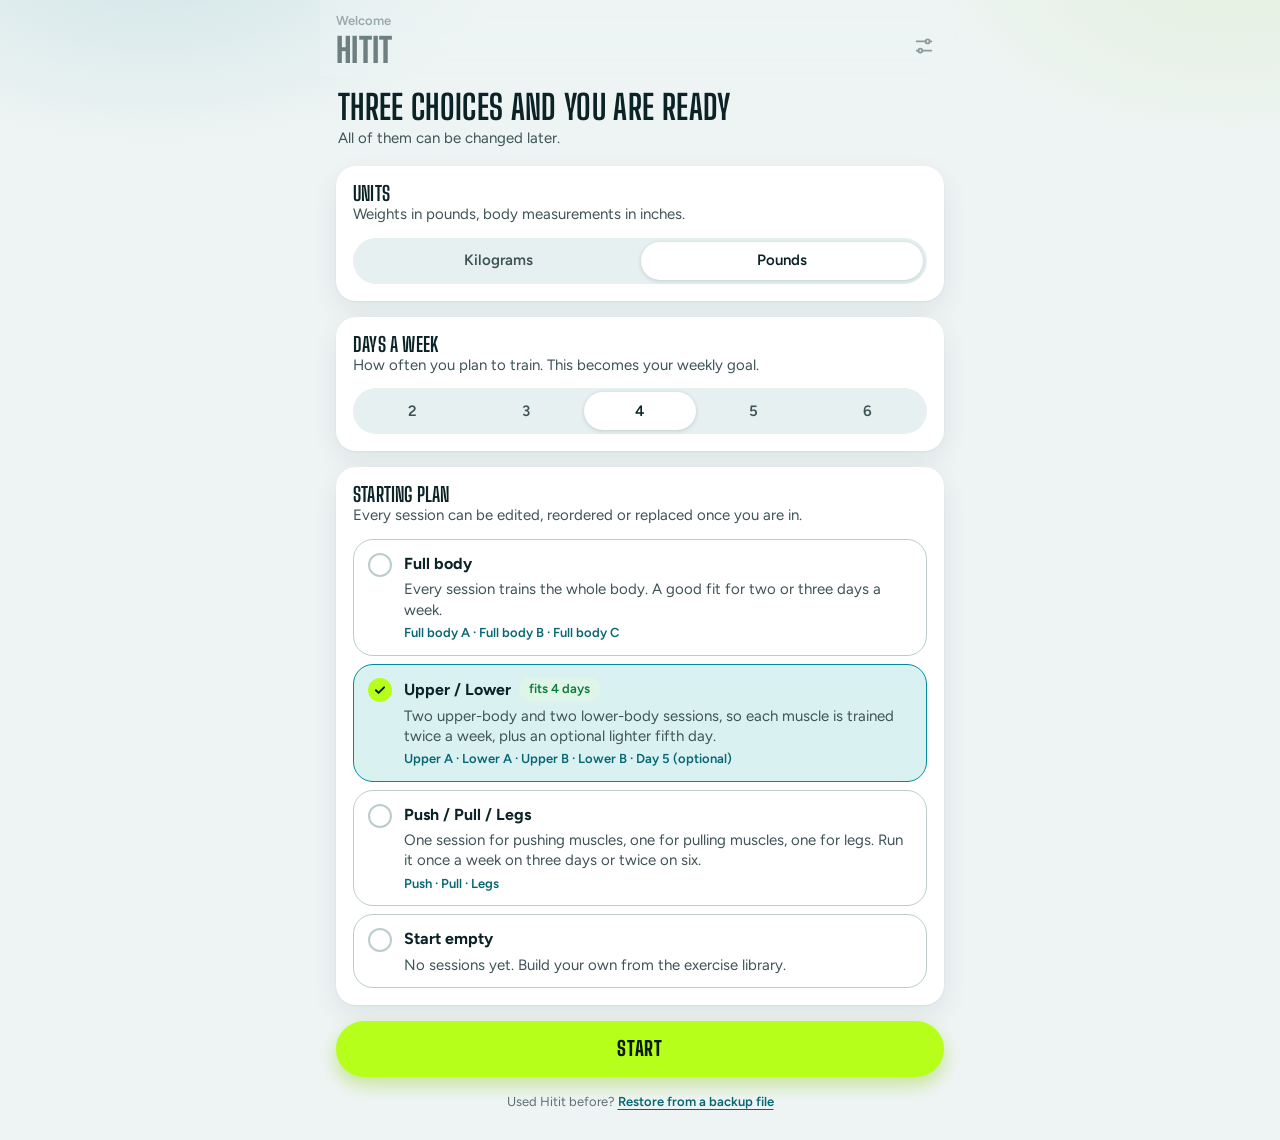
<file: workout/index.html>
<!DOCTYPE html>
<html lang="en">
<head>
<meta charset="utf-8">
<meta name="viewport" content="width=device-width, initial-scale=1, viewport-fit=cover">
<title>Hitit</title>
<meta name="theme-color" content="#eef4f4">
<meta name="description" content="A gym logbook: log sets, time your workout and track progress. Works offline.">
<meta name="robots" content="noindex">
<link rel="manifest" href="manifest.webmanifest">
<link rel="icon" href="icons/icon-32.png" type="image/png" sizes="32x32">
<link rel="apple-touch-icon" href="icons/apple-touch-icon.png">
<meta name="apple-mobile-web-app-capable" content="yes">
<meta name="mobile-web-app-capable" content="yes">
<meta name="apple-mobile-web-app-title" content="Hitit">
<meta name="apple-mobile-web-app-status-bar-style" content="default">
<script>try{var s=(JSON.parse(localStorage.getItem('workout-log-v1'))||{}).settings||{},t=s.theme,p=s.palette;if(t==='light'||t==='dark')document.documentElement.setAttribute('data-app-theme',t);if(p&&/^[a-z]{3,12}$/.test(p))document.documentElement.setAttribute('data-palette',p)}catch(e){}</script>
<link rel="stylesheet" href="app.css">
</head>
<body>
<div class="app">
  <header class="bar" id="bar">
    <div class="bar-l"><span class="bar-date" id="bar-date"></span><h1 id="bar-title">Today</h1></div>
    <div class="bar-r">
      <span class="sync" id="sync" data-s="local"><i></i><span id="sync-t">On this device only</span></span>
      <button class="icon-btn" type="button" data-act="settings" aria-label="Settings"><svg viewBox="0 0 24 24" aria-hidden="true"><path d="M4 7h10M18 7h2M4 17h2M10 17h10"/><circle cx="16" cy="7" r="2.2"/><circle cx="8" cy="17" r="2.2"/></svg></button>
    </div>
  </header>
  <header class="wbar" id="wbar" hidden>
    <button class="wbar-min" type="button" data-act="wmin" aria-label="Minimise the workout and go to the rest of the app"><svg viewBox="0 0 24 24" aria-hidden="true"><path d="M6 9.5l6 6 6-6"/></svg></button>
    <button class="wbar-main" type="button" data-act="go-workout"><span class="wbar-name" id="wbar-name">Workout</span><span class="wbar-sub" id="wbar-sub"></span></button>
    <button class="wbar-clock" type="button" id="wbar-clock" data-act="clock" aria-label="Workout time. Tap to change the date or start time.">0:00</button>
    <button class="wbar-fin" type="button" id="wbar-fin" data-act="finish">Finish</button>
    <div class="wbar-prog" id="wbar-prog" aria-hidden="true"></div>
  </header>
  <main id="view"></main>
  <div class="rest" id="rest" hidden>
    <svg viewBox="0 0 44 44" aria-hidden="true"><circle class="trk" cx="22" cy="22" r="18"/><circle class="arc" id="rest-arc" cx="22" cy="22" r="18"/></svg>
    <div class="rest-main"><small id="rest-l">Rest</small><b id="rest-t">0:00</b></div>
    <div class="rest-step" id="rest-step"><button type="button" data-act="rest-sub" aria-label="30 seconds less">−</button><span id="rest-by">30 s</span><button type="button" data-act="rest-add" aria-label="30 seconds more">+</button></div>
    <button type="button" data-act="rest-skip">Skip</button>
  </div>
  <button class="wmini" id="wmini" type="button" data-act="go-workout" hidden>
    <span class="wmini-up" aria-hidden="true"><svg viewBox="0 0 24 24"><path d="M6 14.5l6-6 6 6"/></svg></span>
    <span class="wmini-main"><span class="wmini-top"><i id="wmini-dot" hidden></i><b id="wmini-a">Workout</b><span id="wmini-t">0:00</span></span><small id="wmini-s">Back to your workout</small></span>
  </button>
  <nav class="tabs" aria-label="Sections"><div class="tabs-in">
    <button class="tab" type="button" data-tab="log" aria-label="Train"><svg viewBox="0 0 24 24" aria-hidden="true"><path d="M3 9.5v5M6.5 7v10M17.5 7v10M21 9.5v5M6.5 12h11"/></svg></button>
    <button class="tab" type="button" data-tab="progress" aria-label="Progress"><svg viewBox="0 0 24 24" aria-hidden="true"><path d="M3 17l5.5-5.5 4 4L20 8"/><path d="M15 8h5v5"/></svg></button>
    <button class="tab" type="button" data-tab="exercises" aria-label="History and exercises"><svg viewBox="0 0 24 24" aria-hidden="true"><rect x="4" y="5.5" width="16" height="14.5" rx="3.2"/><path d="M8 3.5v4M16 3.5v4M4 10.5h16"/></svg></button>
  </div></nav>
</div>
<div class="scrim" id="scrim" hidden><div class="sheet" id="sheet" role="dialog" aria-modal="true" aria-label="Details"></div></div>
<canvas id="fx" aria-hidden="true"></canvas>
<div class="toast" id="toast" role="status" hidden></div>
<div class="savewarn" id="savewarn" role="alert" hidden><p><b>Not saved.</b> Your last changes could not be stored here.</p><div><button type="button" data-act="backup-save">Save backup file</button><button type="button" data-act="save-retry">Try again</button></div></div>
<script>window.WL_STANDALONE = true;</script>
<script src="app.js"></script>
</body>
</html>
</file>
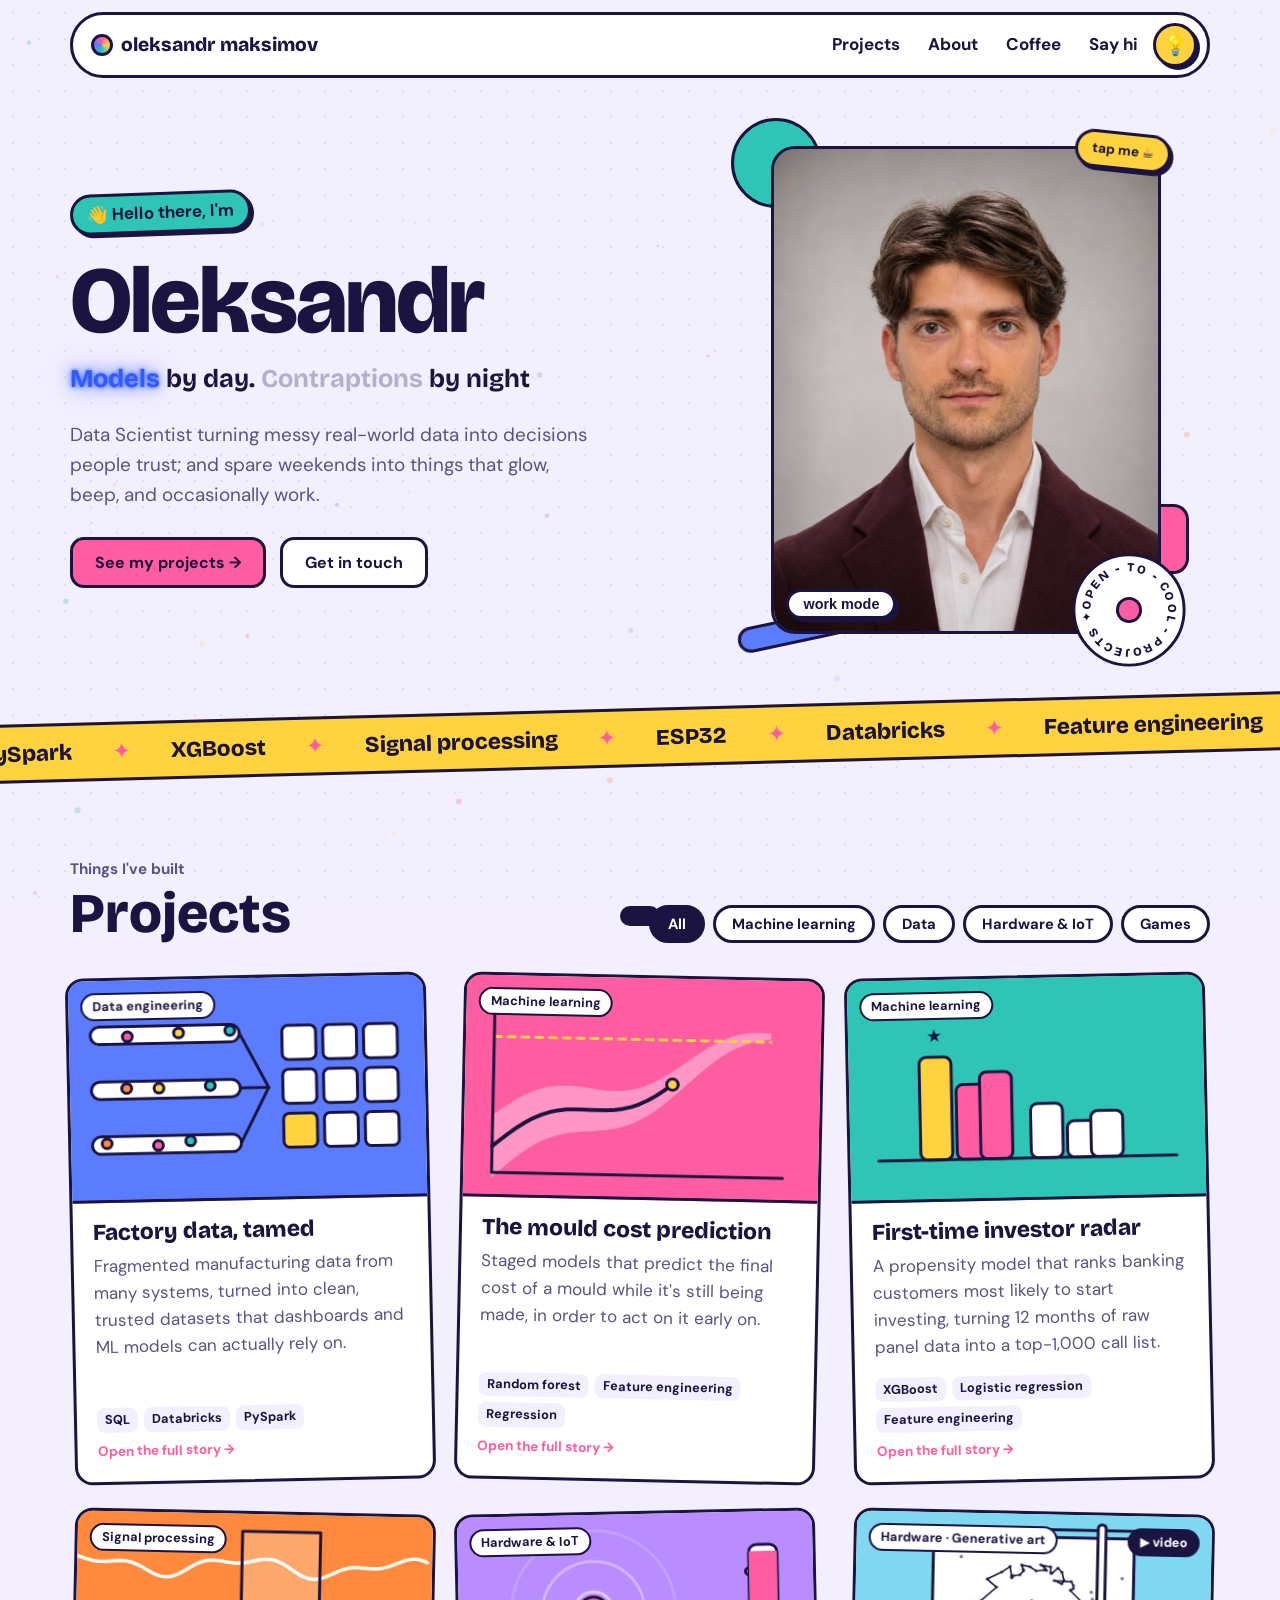
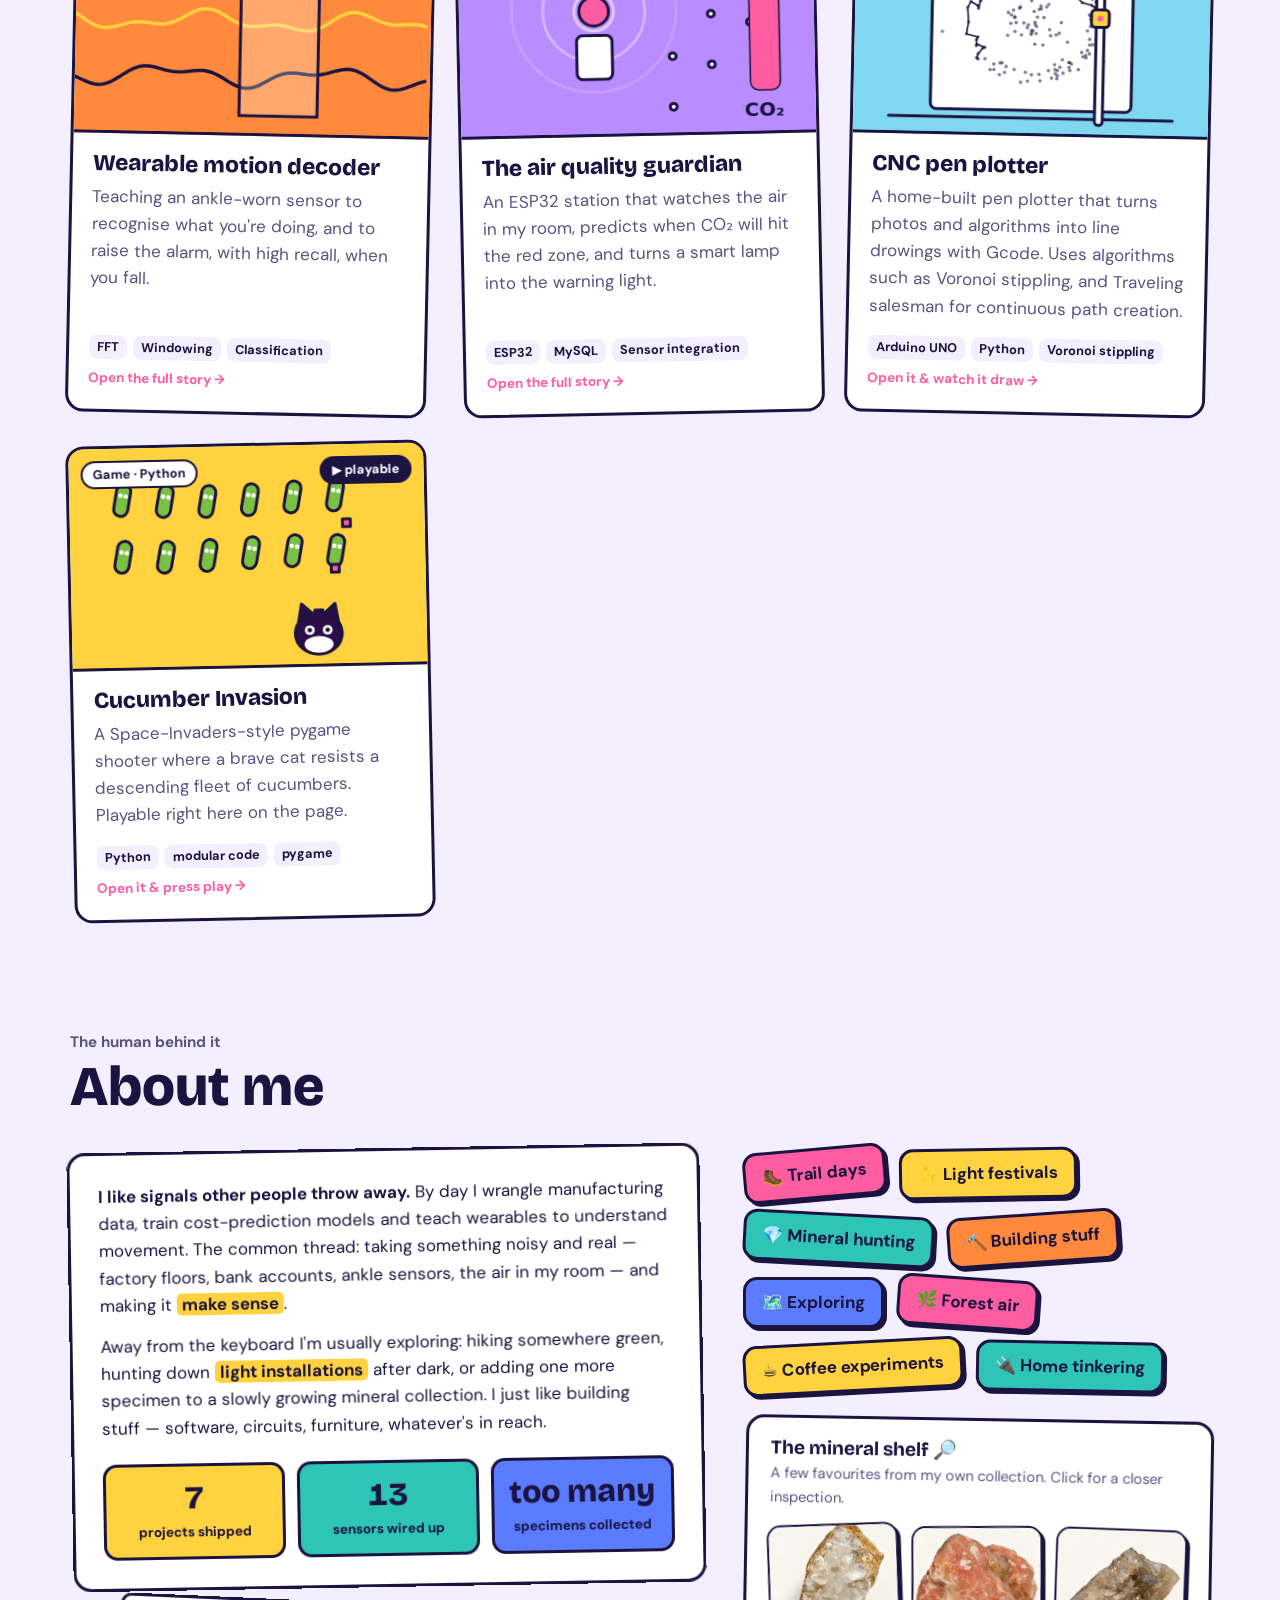
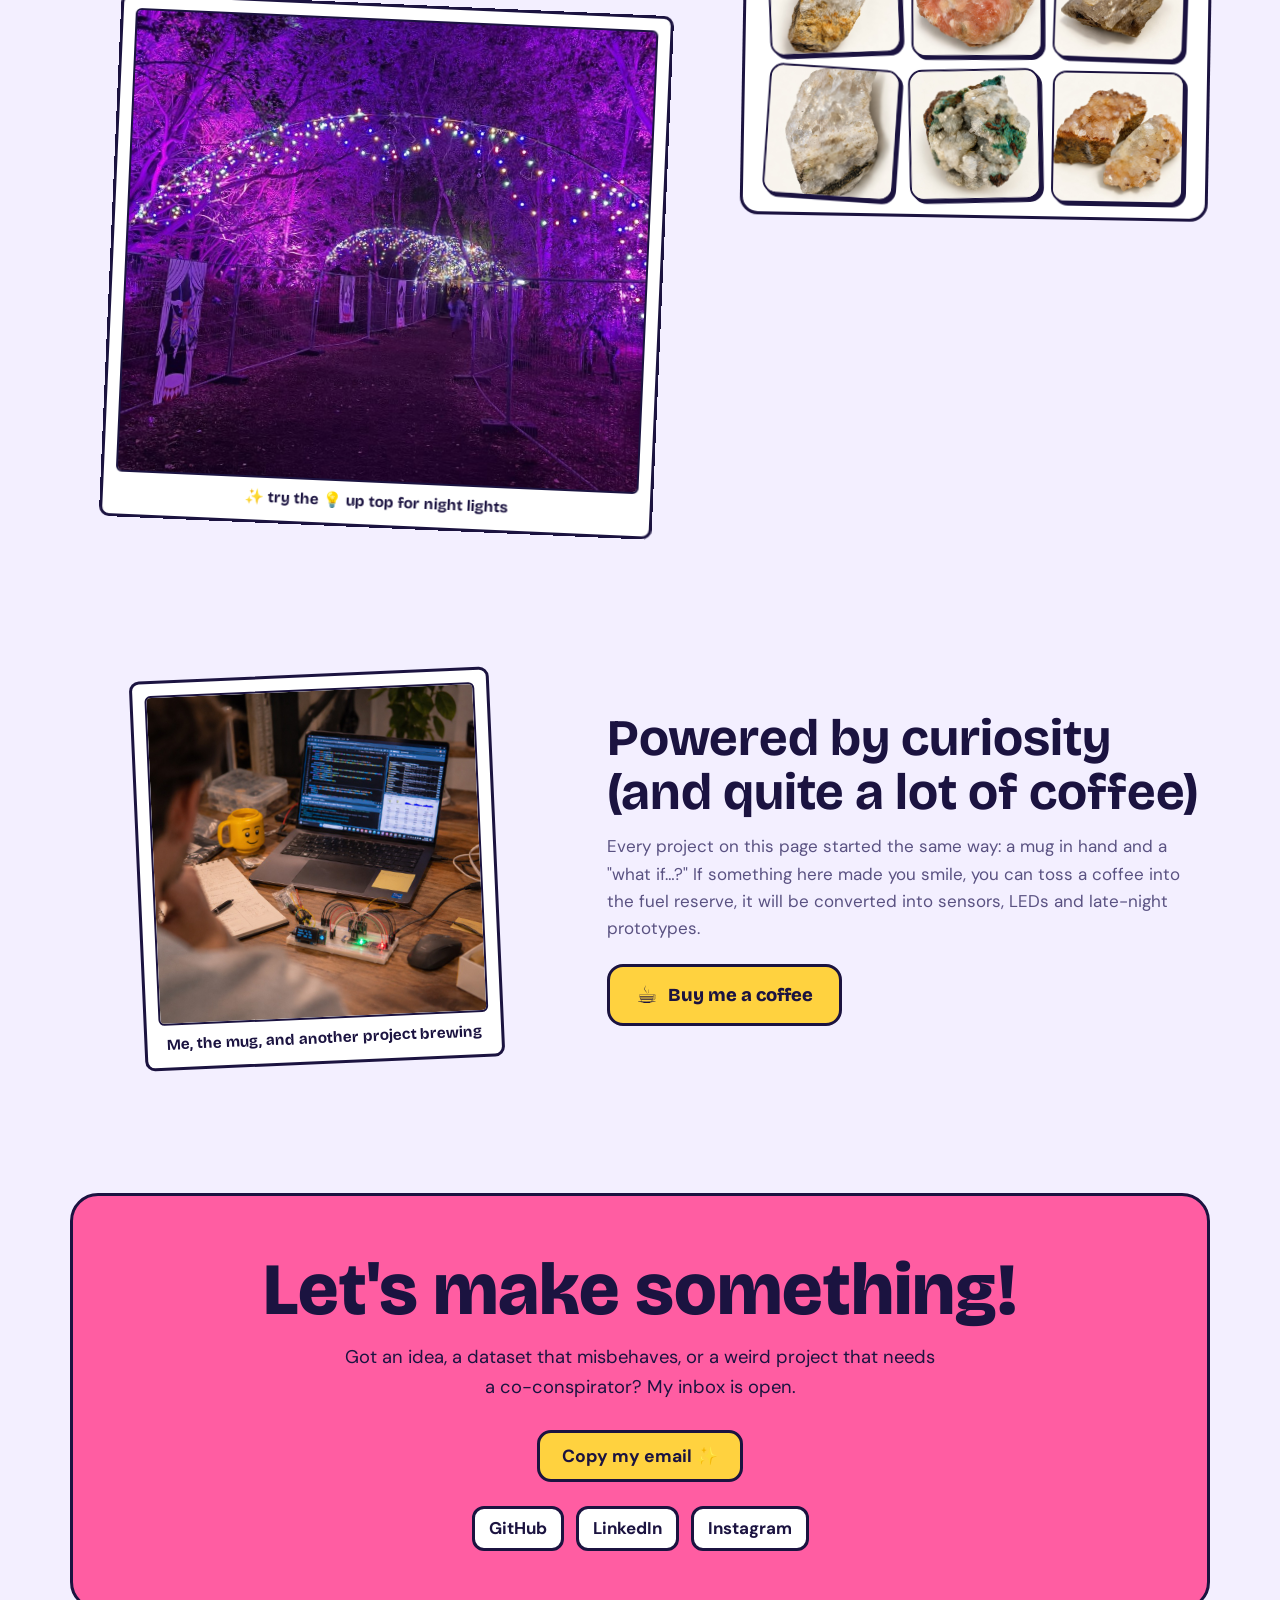
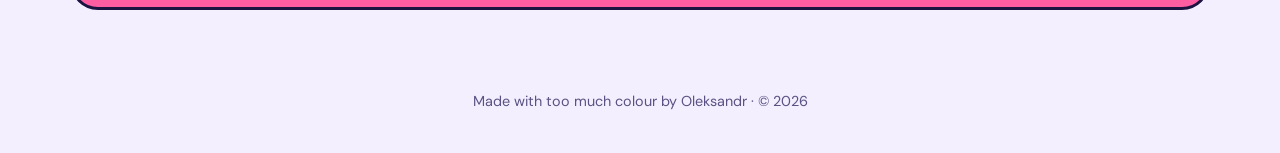
<file: index_kids.html>
<!DOCTYPE html>
<html lang="en" data-theme="day">
<head>
<meta charset="utf-8">
<meta name="viewport" content="width=device-width, initial-scale=1">
<meta name="description" content="Oleksandr Maksimov — data & machine learning engineer who builds glowing, beeping, useful things.">
<title>Oleksandr Maksimov · I build things that think</title>
<subtitle>
<link rel="preconnect" href="https://fonts.googleapis.com">
<link rel="preconnect" href="https://fonts.gstatic.com" crossorigin>
<link href="https://fonts.googleapis.com/css2?family=Bricolage+Grotesque:opsz,wght@12..96,500;12..96,800&family=DM+Sans:wght@400;500;700&display=swap" rel="stylesheet">
<style>
:root {
  /* Sticker-book playground, grown up a notch. Day = lavender studio, night = light-installation mode. */
  --ink-fixed: #1B1340;            /* always-dark ink for text sitting on bright colour fills */
  --bg: #F3EFFF;
  --paper: #FFFFFF;
  --text: #1B1340;
  --muted: #5A5282;
  --line-c: #1B1340;
  --dot: rgba(27,19,64,.6);
  --pink: #FF5DA2; --sun: #FFD23F; --mint: #2EC4B6; --tang: #FF8A3D; --sky: #5B7CFF; --purp: #B98CFF;
  --display: "Bricolage Grotesque", "Arial Rounded MT Bold", system-ui, sans-serif;
  --body: "DM Sans", system-ui, -apple-system, "Segoe UI", sans-serif;
  --line: 3px solid var(--line-c);
  --shadow: 6px 6px 0 var(--line-c);
  --shadow-sm: 3px 3px 0 var(--line-c);
  --shadow-lift: 10px 10px 0 var(--line-c);
  --glow: none;
  --radius: 18px;
  --marquee-bg: var(--sun);
  --marquee-ink: var(--ink-fixed);
  color-scheme: light;
}
html[data-theme="night"] {
  /* Lights on: borrowed from walking under festival light installations */
  --bg: #0E0B2B;
  --paper: #1A1550;
  --text: #F2EEFF;
  --muted: #B9B0E8;
  --line-c: #4A3F96;
  --dot: rgba(185,176,232,.35);
  --shadow: 0 10px 26px rgba(5,3,20,.6);
  --shadow-sm: 0 5px 14px rgba(5,3,20,.55);
  --shadow-lift: 0 16px 38px rgba(5,3,20,.7);
  --glow: 0 0 26px rgba(255,93,162,.35), 0 0 60px rgba(91,124,255,.22);
  --marquee-bg: #241C6B;
  --marquee-ink: var(--sun);
  color-scheme: dark;
}
* { box-sizing: border-box; }
html { scroll-behavior: smooth; overflow-x: clip; }
body {
  margin: 0; background: var(--bg); color: var(--text);
  font: 17px/1.6 var(--body);
  background-image: radial-gradient(var(--dot) 1px, transparent 1.4px);
  background-size: 26px 26px; background-attachment: fixed;
  overflow-x: hidden;
  transition: background-color .6s, color .6s;
}
body::before { content: ""; position: fixed; inset: 0; background: color-mix(in srgb, var(--bg) 86%, transparent); z-index: -2; pointer-events: none; transition: background .6s; }
h1, h2, h3 { font-family: var(--display); line-height: 1.05; margin: 0; text-wrap: balance; }
a { color: inherit; }
img { max-width: 100%; display: block; }
:focus-visible { outline: 3px dashed var(--pink); outline-offset: 4px; border-radius: 8px; }
.wrap { width: min(1140px, 100% - 32px); margin-inline: auto; }
#fireflies { position: fixed; inset: 0; z-index: -1; pointer-events: none; }

/* ───── Nav ───── */
nav { position: sticky; top: 12px; z-index: 30; margin-top: 12px; }
.nav-inner { display: flex; align-items: center; justify-content: space-between; gap: 10px; background: var(--paper); border: var(--line); border-radius: 999px; padding: 8px 10px 8px 18px; box-shadow: var(--shadow-sm), var(--glow); transition: background .6s, box-shadow .6s; }
.logo { font-family: var(--display); font-weight: 800; font-size: 1.2rem; text-decoration: none; display: flex; align-items: center; gap: 8px; }
.logo-dot { width: 22px; height: 22px; border-radius: 50%; border: var(--line); background: conic-gradient(var(--pink), var(--sun), var(--mint), var(--sky), var(--pink)); animation: spin 6s linear infinite; }
.nav-links { display: flex; gap: 2px; flex-wrap: wrap; align-items: center; }
.nav-links a { text-decoration: none; font-weight: 700; padding: 6px 13px; border-radius: 999px; transition: background .2s, transform .2s, color .2s; }
.nav-links a:hover { background: var(--sun); color: var(--ink-fixed); transform: rotate(-3deg); }
.lamp { width: 44px; height: 44px; border-radius: 50%; border: var(--line); background: var(--sun); cursor: pointer; font-size: 1.25rem; display: grid; place-items: center; box-shadow: var(--shadow-sm); transition: transform .25s cubic-bezier(.3,1.8,.5,1), background .4s, box-shadow .4s; flex: none; }
.lamp:hover { transform: rotate(20deg) scale(1.08); }
html[data-theme="night"] .lamp { background: #241C6B; box-shadow: 0 0 18px rgba(255,210,63,.55); }

/* ───── Hero ───── */
.hero { position: relative; padding: 68px 0 48px; display: grid; grid-template-columns: 1.25fr 1fr; gap: 44px; align-items: center; }
.hello { display: inline-block; background: var(--mint); color: var(--ink-fixed); border: var(--line); border-radius: 999px; padding: 4px 14px; font-weight: 700; box-shadow: var(--shadow-sm); transform: rotate(-2deg); }
.hero h1 { font-size: clamp(2.9rem, 7.6vw, 5.9rem); font-weight: 800; margin: 18px 0 16px; letter-spacing: -0.02em; }
.wiggle span { display: inline-block; transition: transform .25s cubic-bezier(.3,1.8,.5,1), color .2s; }
.wiggle span:hover { transform: translateY(-12px) rotate(-8deg); color: var(--pink); }
.hero { --led-blue: #2F5BFF; --led-pink: #F0287A; }
html[data-theme="night"] .hero { --led-blue: #8AA2FF; --led-pink: #FF6FAE; }
.led { color: var(--muted); opacity: .4; transition: color .3s, opacity .3s; }
.led.on { color: var(--led); opacity: 1; text-shadow: 0 0 4px var(--led), 0 0 14px color-mix(in srgb, var(--led) 70%, transparent), 0 0 30px color-mix(in srgb, var(--led) 45%, transparent); animation: led-power .4s 1, led-hum 2.4s .4s infinite; }
.hero h1 .hl { position: relative; white-space: nowrap; }
.hero h1 .hl::after { content: ""; position: absolute; left: -4px; right: -4px; bottom: 6px; height: 28%; background: var(--sun); z-index: -1; border-radius: 6px; transform: rotate(-1.5deg); }
.lede { font-size: 1.18rem; max-width: 40ch; color: var(--muted); margin: 0 0 26px; }
.btns { display: flex; gap: 14px; flex-wrap: wrap; }
.btn { font: 700 1rem var(--body); border: var(--line); border-radius: 14px; padding: 12px 22px; background: var(--pink); color: var(--ink-fixed); box-shadow: var(--shadow-sm), var(--glow); cursor: pointer; text-decoration: none; transition: transform .15s, box-shadow .15s; display: inline-flex; align-items: center; gap: 8px; }
.btn:hover { transform: translate(-2px,-2px); box-shadow: 6px 6px 0 var(--line-c), var(--glow); }
.btn:active { transform: translate(3px,3px); box-shadow: 1px 1px 0 var(--line-c); }
.btn.alt { background: var(--paper); color: var(--text); }
html[data-theme="night"] .btn:hover { box-shadow: var(--shadow), 0 0 24px rgba(255,93,162,.5); }

/* Flip photo card */
.stage { position: relative; justify-self: center; width: min(390px, 86vw); perspective: 1200px; }
.flip { position: relative; width: 100%; aspect-ratio: 4/5; transform-style: preserve-3d; transition: transform .7s cubic-bezier(.4,1.4,.4,1); cursor: pointer; border: 0; padding: 0; background: none; display: block; }
.flip.flipped { transform: rotateY(180deg); }
.side { position: absolute; inset: 0; backface-visibility: hidden; -webkit-backface-visibility: hidden; border: var(--line); border-radius: 24px; overflow: hidden; box-shadow: var(--shadow), var(--glow); background: var(--paper); transition: box-shadow .6s; }
.side img { width: 100%; height: 100%; object-fit: cover; }
.side.back { transform: rotateY(180deg); }
.side .caption { position: absolute; left: 12px; bottom: 12px; background: var(--paper); color: var(--text); border: var(--line); border-radius: 999px; padding: 4px 14px; font-weight: 700; font-size: .9rem; box-shadow: var(--shadow-sm); }
.side.back .caption { background: var(--sun); color: var(--ink-fixed); }
.flip-hint { position: absolute; top: -14px; right: -10px; z-index: 2; background: var(--sun); color: var(--ink-fixed); border: var(--line); border-radius: 999px; padding: 5px 14px; font-weight: 700; font-size: .85rem; box-shadow: var(--shadow-sm); transform: rotate(6deg); animation: bob 3.6s ease-in-out infinite; pointer-events: none; }
.deco { position: absolute; border: var(--line); z-index: -1; }
.deco.d1 { width: 90px; height: 90px; border-radius: 50%; background: var(--mint); left: -40px; top: -28px; animation: bob 4.5s ease-in-out infinite; }
.deco.d2 { width: 70px; height: 70px; border-radius: 22%; background: var(--pink); right: -28px; bottom: 60px; animation: bob 5s ease-in-out infinite reverse, spin 20s linear infinite; }
.deco.d3 { width: 110px; height: 26px; border-radius: 999px; background: var(--sky); left: -34px; bottom: -10px; transform: rotate(-12deg); animation: bob 4s ease-in-out infinite .5s; }
.sticker-badge { position: absolute; bottom: -34px; right: -26px; width: 116px; aspect-ratio: 1; animation: spin 14s linear infinite; z-index: 3; pointer-events: none; }
.sticker-badge text { font: 800 12.5px var(--display); letter-spacing: 2px; fill: var(--ink-fixed); }
html[data-theme="night"] .sticker-badge text { fill: var(--text); }
html[data-theme="night"] .sticker-badge circle:first-of-type { fill: var(--paper); }

/* ───── Marquee ───── */
.marquee { border-block: var(--line); background: var(--marquee-bg); overflow: hidden; transform: rotate(-1.5deg); margin: 26px -20px 0; transition: background .6s; }
.track { display: flex; gap: 40px; width: max-content; padding: 13px 0; animation: scroll 30s linear infinite; font: 800 1.4rem var(--display); color: var(--marquee-ink); }
.track span { display: inline-flex; align-items: center; gap: 40px; white-space: nowrap; }
.track span::after { content: "✦"; color: var(--pink); }

/* ───── Sections ───── */
section { padding: 92px 0 20px; }
.reveal { opacity: 0; transform: translateY(34px); transition: opacity .7s ease, transform .7s cubic-bezier(.2,1,.3,1); }
.reveal.in { opacity: 1; transform: none; }
.sec-head { display: flex; justify-content: space-between; align-items: end; gap: 20px; flex-wrap: wrap; margin-bottom: 32px; }
.sec-head h2 { font-size: clamp(2.2rem, 5vw, 3.5rem); font-weight: 800; }
.sec-head h2 small { display: block; font: 700 .95rem var(--body); color: var(--muted); margin-bottom: 6px; }
.chips { display: flex; gap: 8px; flex-wrap: wrap; }
.chip { font: 700 .92rem var(--body); border: var(--line); border-radius: 999px; padding: 6px 16px; background: var(--paper); cursor: pointer; transition: transform .15s, background .15s, color .15s; color: var(--text); }
.chip:hover { transform: rotate(-3deg) scale(1.04); }
.chip[aria-pressed="true"] { background: var(--ink-fixed); color: #fff; border-color: var(--line-c); }
html[data-theme="night"] .chip[aria-pressed="true"] { background: var(--sun); color: var(--ink-fixed); }

/* ───── Projects ───── */
.grid { display: grid; grid-template-columns: repeat(auto-fill, minmax(305px, 1fr)); gap: 28px; }
.card { background: var(--paper); border: var(--line); border-radius: var(--radius); box-shadow: var(--shadow), var(--glow); overflow: hidden; cursor: pointer; text-align: left; padding: 0; font: inherit; color: inherit; display: flex; flex-direction: column; transition: transform .3s cubic-bezier(.3,1.6,.5,1), box-shadow .3s, background .6s; transform: rotate(var(--tilt, 0deg)); }
.card:hover { transform: rotate(0deg) translateY(-6px) scale(1.02); box-shadow: var(--shadow-lift), var(--glow); }
.card.hide { display: none; }
.thumb { aspect-ratio: 16/10; border-bottom: var(--line); position: relative; overflow: hidden; background: var(--c); }
.thumb canvas { width: 100%; height: 100%; display: block; }
.tag { position: absolute; top: 12px; left: 12px; background: var(--paper); color: var(--text); border: 2px solid var(--line-c); border-radius: 999px; padding: 2px 10px; font-size: .8rem; font-weight: 700; }
.card-body { padding: 18px 20px 20px; display: flex; flex-direction: column; gap: 8px; flex: 1; }
.card h3 { font-size: 1.42rem; font-weight: 800; }
.card p { margin: 0; color: var(--muted); }
.meta { display: flex; gap: 6px; flex-wrap: wrap; margin-top: auto; padding-top: 8px; }
.meta span { font-size: .8rem; font-weight: 700; background: var(--bg); border-radius: 8px; padding: 2px 8px; }
.more-hint { font-size: .85rem; font-weight: 700; color: var(--pink); }
.play-badge { position: absolute; top: 12px; right: 12px; background: var(--ink-fixed); color: #fff; border: 2px solid var(--line-c); border-radius: 999px; padding: 2px 10px; font-size: .8rem; font-weight: 800; animation: blink-badge 1.6s steps(1, end) infinite; }
@keyframes blink-badge { 50% { background: var(--pink); color: var(--ink-fixed); } }

/* ───── Arcade (playable projects) ───── */
.m-actions { display: flex; align-items: center; gap: 8px 14px; flex-wrap: wrap; margin: 14px 0 6px; }
.m-actions[hidden] { display: none; }
.m-actions small { color: var(--muted); font-weight: 600; }
.btn.play { background: var(--sun); font-size: 1.05rem; }
dialog.arcade { width: min(1040px, 100% - 24px); max-height: calc(100dvh - 24px); overflow: auto; background: var(--ink-fixed); color: #fff; border-color: var(--line-c); }
.arcade-bar { display: flex; align-items: center; gap: 12px; flex-wrap: wrap; padding: 12px 64px 12px 18px; }
.arcade-bar h3 { font-size: 1.25rem; font-weight: 800; }
.arcade-bar .keys { display: flex; gap: 6px; flex-wrap: wrap; font-size: .82rem; font-weight: 700; color: #D9D3F5; }
.arcade-bar kbd { font: 800 .78rem var(--body); background: #fff; color: var(--ink-fixed); border-radius: 6px; padding: 1px 7px; border-bottom: 3px solid #B9B2D9; }
.arcade-bar a { margin-left: auto; color: var(--sun); font-weight: 700; font-size: .85rem; }
@media (max-width: 640px) { .arcade-bar a { margin-left: 0; } }
.screen { position: relative; aspect-ratio: 3 / 2; max-height: calc(100dvh - 140px); margin: 0 10px 10px; background: #B0DFE5; border: 3px solid #fff; border-radius: 14px; overflow: hidden; }
.screen iframe { position: absolute; inset: 0; width: 100%; height: 100%; border: 0; display: block; }
dialog.arcade .m-close { top: 9px; right: 10px; }

/* ───── About ───── */
.about { display: grid; grid-template-columns: 1.15fr .85fr; gap: 40px; align-items: start; }
.note { background: var(--paper); border: var(--line); border-radius: var(--radius); box-shadow: var(--shadow), var(--glow); padding: 28px; transform: rotate(-1deg); transition: background .6s, box-shadow .6s; }
.note p { margin: 0 0 14px; max-width: 62ch; }
.note p:last-of-type { margin-bottom: 0; }
.note .mini-hl { background: var(--sun); color: var(--ink-fixed); padding: 0 5px; border-radius: 5px; font-weight: 700; white-space: nowrap; }
.stats { display: grid; grid-template-columns: repeat(3, 1fr); gap: 12px; margin-top: 22px; }
.stat { border: var(--line); border-radius: 14px; padding: 12px; text-align: center; background: var(--c); color: var(--ink-fixed); }
.stat b { display: block; font: 800 2rem var(--display); font-variant-numeric: tabular-nums; }
.stat span { font-size: .85rem; font-weight: 700; }
.about > *, .hero > *, .coffee-grid > * { min-width: 0; }
.about-side { display: grid; gap: 26px; }
.cloud { display: flex; flex-wrap: wrap; gap: 13px; align-content: start; }
.sticky { border: var(--line); border-radius: 14px; padding: 9px 16px; font-weight: 700; background: var(--c); color: var(--ink-fixed); box-shadow: var(--shadow-sm); transform: rotate(var(--r)); transition: transform .3s cubic-bezier(.3,1.8,.5,1); cursor: grab; user-select: none; }
.sticky:hover { transform: rotate(0) scale(1.12); }
.sticky:active { cursor: grabbing; }

/* Mineral shelf */
.shelf { background: var(--paper); border: var(--line); border-radius: var(--radius); box-shadow: var(--shadow), var(--glow); padding: 20px 22px 14px; transform: rotate(1deg); transition: background .6s; }
.shelf h3 { font-size: 1.2rem; margin-bottom: 4px; }
.shelf p { margin: 0 0 10px; color: var(--muted); font-size: .92rem; }
.gems { display: grid; grid-template-columns: repeat(3, 1fr); gap: 12px; padding-top: 4px; }
.gem { position: relative; aspect-ratio: 1; padding: 0; border: 2.5px solid var(--line-c); border-radius: 14px; overflow: hidden; background: #F4EFE6; cursor: zoom-in; box-shadow: var(--shadow-sm); transform: rotate(var(--r, 0deg)); transition: transform .3s cubic-bezier(.3,1.8,.5,1), box-shadow .3s; }
.gem:hover, .gem:focus-visible { transform: rotate(0) translateY(-4px) scale(1.06); z-index: 1; }
html[data-theme="night"] .gem:hover { box-shadow: 0 0 22px var(--gc), var(--shadow-sm); }
.gem img { width: 100%; height: 100%; object-fit: cover; transition: transform .5s ease; }
.gem:hover img { transform: scale(1.14); }
.gem .gname { position: absolute; left: 6px; right: 6px; bottom: 6px; background: var(--ink-fixed); color: #fff; font-size: .7rem; font-weight: 700; line-height: 1.25; padding: 3px 8px; border-radius: 999px; text-align: center; transform: translateY(150%); transition: transform .25s cubic-bezier(.3,1.6,.5,1); pointer-events: none; }
.gem:hover .gname, .gem:focus-visible .gname { transform: none; }

/* Specimen viewer */
#specimen { width: min(560px, 100% - 32px); }
.spec-img { background: #F4EFE6; border-bottom: var(--line); }
.spec-img img { width: 100%; max-height: 64vh; object-fit: contain; }
.spec-body { display: flex; align-items: center; justify-content: space-between; gap: 12px; padding: 16px 20px 18px; }
.spec-body h3 { font-size: 1.5rem; }
.spec-body p { margin: 2px 0 0; color: var(--muted); }
.spec-nav { display: flex; gap: 8px; flex: none; }
.spec-nav button { width: 42px; height: 42px; border-radius: 50%; border: var(--line); background: var(--paper); color: var(--text); font: 800 1.1rem var(--body); cursor: pointer; }
.spec-nav button:hover { background: var(--sun); color: var(--ink-fixed); }

/* Polaroids */
.polaroid { background: var(--paper); border: var(--line); box-shadow: var(--shadow), var(--glow); padding: 12px 12px 14px; border-radius: 10px; transform: rotate(var(--pr, 2deg)); transition: transform .35s cubic-bezier(.3,1.6,.5,1), box-shadow .4s, background .6s; }
.polaroid:hover { transform: rotate(0) scale(1.03); box-shadow: var(--shadow-lift), var(--glow); }
.polaroid img { border-radius: 6px; border: 2px solid var(--line-c); width: 100%; height: auto; object-fit: cover; }
.polaroid figcaption { font: 700 .95rem var(--display); text-align: center; padding-top: 10px; }
html[data-theme="night"] .polaroid.lit { box-shadow: 0 0 34px rgba(185,140,255,.5), var(--shadow); }

/* ───── Coffee ───── */
.coffee-grid { display: grid; grid-template-columns: .9fr 1.1fr; gap: 44px; align-items: center; }
.coffee-grid .polaroid { max-width: 360px; justify-self: center; --pr: -2.5deg; position: relative; }
.steam { position: absolute; top: -26px; left: 50%; display: flex; gap: 9px; transform: translateX(-50%); }
.steam i { width: 7px; height: 26px; border-radius: 999px; background: var(--muted); opacity: 0; animation: steam 2.6s ease-in-out infinite; }
.steam i:nth-child(2) { animation-delay: .5s; height: 32px; }
.steam i:nth-child(3) { animation-delay: 1.1s; }
.coffee-copy h2 { font-size: clamp(2rem, 4.6vw, 3.2rem); margin-bottom: 14px; }
.coffee-copy p { color: var(--muted); max-width: 52ch; margin: 0 0 22px; }
.bmc { display: inline-flex; align-items: center; gap: 10px; background: var(--sun); color: var(--ink-fixed); border: var(--line); border-radius: 16px; padding: 14px 26px; font: 800 1.15rem var(--display); text-decoration: none; box-shadow: var(--shadow-sm), var(--glow); transition: transform .15s, box-shadow .15s; }
.bmc:hover { transform: translate(-2px,-2px) rotate(-1.5deg); box-shadow: 6px 6px 0 var(--line-c), var(--glow); }
.bmc:active { transform: translate(3px,3px); box-shadow: 1px 1px 0 var(--line-c); }
.bmc .cup { font-size: 1.5rem; animation: bob 2.8s ease-in-out infinite; }

/* ───── Contact ───── */
.contact { text-align: center; padding-bottom: 60px; }
.big-card { background: var(--pink); color: var(--ink-fixed); border: var(--line); border-radius: 28px; box-shadow: var(--shadow-lift), var(--glow); padding: 56px 24px; position: relative; overflow: hidden; }
.big-card h2 { font-size: clamp(2.4rem, 7vw, 4.6rem); font-weight: 800; }
.big-card p { font-size: 1.15rem; max-width: 46ch; margin: 14px auto 28px; }
.big-card .btn { background: var(--sun); font-size: 1.1rem; }
.email { display: block; margin-top: 14px; font-weight: 700; }
.socials { display: flex; justify-content: center; gap: 12px; margin-top: 24px; flex-wrap: wrap; }
.socials a { background: var(--paper); color: var(--text); border: var(--line); border-radius: 12px; padding: 6px 14px; font-weight: 700; text-decoration: none; transition: transform .2s; }
.socials a:hover { transform: translateY(-4px) rotate(3deg); }
footer { text-align: center; padding: 20px 16px 40px; color: var(--muted); font-size: .9rem; }

/* ───── Modal / toast / confetti ───── */
dialog { border: var(--line); border-radius: 24px; box-shadow: var(--shadow-lift); padding: 0; width: min(640px, 100% - 32px); color: var(--text); background: var(--paper); }
dialog::backdrop { background: rgba(10,7,30,.6); backdrop-filter: blur(3px); }
dialog[open] { animation: pop .4s cubic-bezier(.3,1.6,.5,1); }
.m-thumb { aspect-ratio: 16/7; border-bottom: var(--line); background: var(--c); position: relative; }
.m-thumb canvas { width: 100%; height: 100%; display: block; }
.m-thumb video, .m-sound { display: none; }
.m-thumb.has-video { aspect-ratio: var(--ar, 16/9); max-height: 50vh; width: 100%; background: #0E0A24; }
.m-thumb.has-video canvas { display: none; }
.m-thumb.has-video video { display: block; width: 100%; height: 100%; object-fit: contain; }
.m-thumb.has-video .m-sound { display: inline-flex; position: absolute; left: 14px; bottom: 14px; font: 700 .85rem var(--body); background: var(--paper); color: var(--text); border: 2px solid var(--line-c); border-radius: 999px; padding: 6px 14px; cursor: pointer; box-shadow: var(--shadow-sm); }
.m-thumb.has-video.with-sound .m-sound { display: none; }
.m-body { padding: 24px 28px 28px; }
.m-body h3 { font-size: 1.9rem; font-weight: 800; }
.m-label { font: 800 .78rem var(--body); text-transform: uppercase; letter-spacing: .1em; color: var(--pink); margin: 16px 0 4px; }
.m-body p { color: var(--muted); margin: 0; }
.pipeline { display: flex; align-items: center; flex-wrap: wrap; gap: 6px; margin-top: 6px; }
.pipeline span { background: var(--bg); border: 2px solid var(--line-c); font-size: .78rem; font-weight: 700; padding: 4px 10px; border-radius: 8px; }
.pipeline i { font-style: normal; color: var(--muted); }
.m-close { position: absolute; top: 12px; right: 12px; width: 42px; height: 42px; border-radius: 50%; border: var(--line); background: var(--sun); font: 800 1.2rem var(--body); cursor: pointer; color: var(--ink-fixed); z-index: 2; }
.toast { position: fixed; bottom: 24px; left: 50%; transform: translate(-50%, 250%); background: var(--ink-fixed); color: #fff; padding: 10px 20px; border-radius: 999px; font-weight: 700; transition: transform .35s cubic-bezier(.3,1.6,.5,1); z-index: 50; }
.toast.show { transform: translate(-50%, 0); }
#confetti { position: fixed; inset: 0; pointer-events: none; z-index: 40; width: 100%; height: 100%; }

@keyframes spin { to { transform: rotate(360deg); } }
@keyframes bob { 50% { translate: 0 -12px; } }
@keyframes scroll { to { transform: translateX(-50%); } }
@keyframes pop { from { transform: scale(.85) rotate(-3deg); } }
/* Quick stuttering power-on, then a restless low-level flicker with the odd deeper dropout */
@keyframes led-power {
  0%, 30%, 60% { opacity: .35; text-shadow: none; animation-timing-function: steps(1, end); }
  15%, 45%, 75%, 100% { opacity: 1; animation-timing-function: steps(1, end); }
}
@keyframes led-hum {
  0%, 100% { opacity: 1; animation-timing-function: steps(1, end); }
  7% { opacity: .86; animation-timing-function: steps(1, end); }
  10% { opacity: 1; animation-timing-function: steps(1, end); }
  23% { opacity: .92; animation-timing-function: steps(1, end); }
  27% { opacity: .8; animation-timing-function: steps(1, end); }
  30% { opacity: 1; animation-timing-function: steps(1, end); }
  46% { opacity: .9; animation-timing-function: steps(1, end); }
  49% { opacity: 1; animation-timing-function: steps(1, end); }
  61% { opacity: .55; text-shadow: none; animation-timing-function: steps(1, end); }
  63% { opacity: 1; animation-timing-function: steps(1, end); }
  65% { opacity: .78; animation-timing-function: steps(1, end); }
  68% { opacity: 1; animation-timing-function: steps(1, end); }
  82% { opacity: .88; animation-timing-function: steps(1, end); }
  85% { opacity: .96; animation-timing-function: steps(1, end); }
  88% { opacity: 1; animation-timing-function: steps(1, end); }
}
@keyframes steam { 0% { opacity: 0; transform: translateY(8px) scaleY(.6); } 35% { opacity: .55; } 100% { opacity: 0; transform: translateY(-22px) scaleY(1.15); } }

@media (max-width: 860px) {
  .hero, .about, .coffee-grid { grid-template-columns: 1fr; }
  .hero { padding-top: 40px; }
  .stage { width: min(330px, 80vw); }
  .nav-links a { padding: 6px 9px; }
  .sticker-badge { right: -8px; }
}
@media (max-width: 500px) {
  .nav-links a:not(.keep) { display: none; }
  .grid { grid-template-columns: 1fr; }
  .stats { grid-template-columns: repeat(3, 1fr); }
  .marquee { margin-inline: -8px; }
}
@media (prefers-reduced-motion: reduce) {
  *, *::before, *::after { animation: none !important; transition: none !important; scroll-behavior: auto !important; }
  .reveal { opacity: 1; transform: none; }
}
</style>
</head>
<body>
<canvas id="fireflies" aria-hidden="true"></canvas>
<canvas id="confetti" aria-hidden="true"></canvas>

<nav class="wrap" aria-label="Main">
  <div class="nav-inner">
    <a class="logo" href="#top"><span class="logo-dot" aria-hidden="true"></span>oleksandr maksimov</a>
    <div class="nav-links">
      <a href="#projects">Projects</a>
      <a href="#about">About</a>
      <a href="#coffee">Coffee</a>
      <a href="#contact">Say hi</a>
      <button class="lamp keep" id="lamp" aria-label="Toggle the lights" title="Lights on / off">💡</button>
    </div>
  </div>
</nav>

<header class="wrap hero" id="top">
  <div>
    <span class="hello">👋 Hello there, I'm</span>
    <h1><span class="wiggle" data-text="Oleksandr"></span></h1><h2><span class="led on" id="led-work" style="--led: var(--led-blue)">Models</span> by day. <span class="led" id="led-coffee" style="--led: var(--led-pink)">Contraptions</span> by night</h2><br>
    <p class="lede">Data Scientist turning messy real-world data into decisions people trust; and spare weekends into things that glow, beep, and occasionally work.</p>
    <div class="btns">
      <a class="btn" href="#projects">See my projects →</a>
      <a class="btn alt" href="#contact">Get in touch</a>
    </div>
  </div>
  <div class="stage">
    <div class="deco d1" aria-hidden="true"></div>
    <div class="deco d2" aria-hidden="true"></div>
    <div class="deco d3" aria-hidden="true"></div>
    <span class="flip-hint" id="flip-hint">tap me ☕</span>
    <button class="flip" id="flip" aria-label="Flip photo between work mode and coffee mode">
      <span class="side front">
        <img src="assets/oleksandr-pro.jpg" data-dark alt="Oleksandr, portrait in a dark red blazer" width="880" height="1100">
        <span class="caption">work mode</span>
      </span>
      <span class="side back">
        <img src="assets/oleksandr-coffee.jpg" data-dark alt="Oleksandr drinking coffee from a yellow Lego-head mug" loading="lazy" width="1000" height="1000">
        <span class="caption">☕ coffee mode</span>
      </span>
    </button>
    <svg class="sticker-badge" viewBox="0 0 120 120" aria-hidden="true">
      <circle cx="60" cy="60" r="57" fill="#FFFFFF" stroke="#1B1340" stroke-width="3"/>
      <path id="circ" d="M60,60 m-40,0 a40,40 0 1,1 80,0 a40,40 0 1,1 -80,0" fill="none"/>
      <text><textPath href="#circ">  OPEN  -  TO  -  COOL  -  PROJECTS   ✦   </textPath></text>
      <circle cx="60" cy="60" r="12" fill="#FF5DA2" stroke="#1B1340" stroke-width="3"/>
    </svg>
  </div>
</header>

<div class="marquee" aria-hidden="true">
  <div class="track" id="track"></div>
</div>

<main>
<section class="wrap reveal" id="projects">
  <div class="sec-head">
    <h2><small>Things I've built</small>Projects</h2>
    <div class="chips" role="group" aria-label="Filter projects">
      <button class="chip" aria-pressed="true" data-filter="all">All</button>
      <button class="chip" aria-pressed="false" data-filter="ml">Machine learning</button>
      <button class="chip" aria-pressed="false" data-filter="data">Data</button>
      <button class="chip" aria-pressed="false" data-filter="hardware">Hardware &amp; IoT</button>
      <button class="chip" aria-pressed="false" data-filter="games">Games</button>
    </div>
  </div>
  <div class="grid" id="grid"></div>
</section>

<section class="wrap reveal" id="about">
  <div class="sec-head"><h2><small>The human behind it</small>About me</h2></div>
  <div class="about">
    <div>
      <div class="note">
        <p><strong>I like signals other people throw away.</strong> By day I wrangle manufacturing data, train cost-prediction models and teach wearables to understand movement. The common thread: taking something noisy and real — factory floors, bank accounts, ankle sensors, the air in my room — and making it <span class="mini-hl">make sense</span>.</p>
        <p>Away from the keyboard I'm usually exploring: hiking somewhere green, hunting down <span class="mini-hl">light installations</span> after dark, or adding one more specimen to a slowly growing mineral collection. I just like building stuff — software, circuits, furniture, whatever's in reach.</p>
        <div class="stats">
          <div class="stat" style="--c: var(--sun)"><b data-count="7">0</b><span>projects shipped</span></div>
          <div class="stat" style="--c: var(--mint)"><b data-count="14">0</b><span>sensors wired up</span></div>
          <div class="stat" style="--c: var(--sky)"><b data-count="too many">0</b><span>specimens collected</span></div>
        </div>
      </div>
        <figure class="polaroid lit" style="--pr: 2.5deg">
        <img src="assets/light-installation.jpg" alt="A forest path at night under arches of colourful festival lights, trees glowing purple" loading="lazy" width="900" height="798">
        <figcaption>✨   try the 💡 up top for night lights</figcaption>
        </figure>
    </div>
    <div class="about-side">
      <div class="cloud" id="cloud" aria-label="Interests"></div>
      <div class="shelf">
        <h3>The mineral shelf 🔎</h3>
        <p>A few favourites from my own collection. Click for a closer inspection.</p>
        <div class="gems" id="gems"></div>
      </div>
    </div>
  </div>
</section>

<section class="wrap reveal" id="coffee">
  <div class="coffee-grid">
    <figure class="polaroid">
      <div class="steam" aria-hidden="true"><i></i><i></i><i></i></div>
      <!--<img src="assets/oleksandr-coffee.jpg" data-dark alt="Oleksandr on a sofa drinking coffee from a yellow Lego-head mug" loading="lazy" width="700" height="875">
      -->
      <img src="assets/oleksandr-coffee.jpg" alt="Oleksandr on a sofa drinking coffee from a yellow Lego-head mug" loading="lazy" width="1000" height="1000">
      <figcaption>Me, the mug, and another project brewing</figcaption>
    </figure>
    <div class="coffee-copy">
      <h2>Powered by curiosity<br>(and quite a lot of coffee)</h2>
      <p>Every project on this page started the same way: a mug in hand and a "what if…?" If something here made you smile, you can toss a coffee into the fuel reserve, it will be converted into sensors, LEDs and late-night prototypes.</p>
      <a class="bmc" id="bmc" href="https://buymeacoffee.com/sasha.maks" target="_blank" rel="noopener">
        <span class="cup" aria-hidden="true">☕</span> Buy me a coffee
      </a>
    </div>
  </div>
</section>

<section class="wrap contact reveal" id="contact">
  <div class="big-card">
    <h2>Let's make something!</h2>
    <p>Got an idea, a dataset that misbehaves, or a weird project that needs a co-conspirator? My inbox is open.</p>
    <button class="btn" id="hi">Copy my email ✨</button>
    <!--<span class="email" id="email-text">oleksandr.maksimov.v@gmail.com</span> -->
    <div class="socials">
      <a href="https://github.com/AlexCuber" rel="noopener">GitHub</a>
      <a href="https://www.linkedin.com/in/oleksandr-maksimov-v" rel="noopener">LinkedIn</a>
      <a href="https://www.instagram.com/alex.cuber?exln=MWo5cHp0ZGNtZ2w4&utm_source=qr" rel="noopener">Instagram</a>
    </div>
  </div>
</section>
</main>

<footer>Made with too much colour by Oleksandr · © 2026</footer>

<dialog id="modal" aria-labelledby="m-title">
  <button class="m-close" id="m-close" aria-label="Close">✕</button>
  <div class="m-thumb" id="m-thumb">
    <canvas id="m-canvas"></canvas>
    <video id="m-video" muted loop playsinline preload="none" aria-label="The machine in action"></video>
    <button class="m-sound" id="m-sound">🔊 Watch with sound</button>
  </div>
  <div class="m-body">
    <h3 id="m-title"></h3>
    <div class="m-actions" id="m-actions" hidden>
      <button class="btn play" id="m-play">▶ Play it right here</button>
      <small>Real Python, running in your browser. First load takes a few seconds.</small>
    </div>
    <div class="m-label">The problem</div>
    <p id="m-context"></p>
    <div class="m-label">What I did</div>
    <p id="m-role"></p>
    <div class="m-label">Pipeline</div>
    <div class="pipeline" id="m-pipeline"></div>
    <div class="m-label">Toolbox</div>
    <div class="meta" id="m-meta"></div>
  </div>
</dialog>
<dialog id="arcade" class="arcade" aria-labelledby="arcade-title">
  <button class="m-close" id="arcade-close" aria-label="Close the game">✕</button>
  <div class="arcade-bar">
    <h3 id="arcade-title"></h3>
    <div class="keys"><span><kbd>←</kbd> <kbd>→</kbd> move</span><span><kbd>Space</kbd> shoot</span><span>or drag &amp; tap on touch screens</span></div>
    <a id="arcade-full" href="#" target="_blank" rel="noopener">Open full screen ↗</a>
  </div>
  <div class="screen"><iframe id="arcade-frame" title="Playable game" allow="autoplay; fullscreen"></iframe></div>
</dialog>
<dialog id="specimen" aria-labelledby="spec-name">
  <button class="m-close" id="spec-close" aria-label="Close">✕</button>
  <div class="spec-img"><img id="spec-img" alt=""></div>
  <div class="spec-body">
    <div>
      <h3 id="spec-name"></h3>
      <p id="spec-note"></p>
    </div>
    <div class="spec-nav">
      <button id="spec-prev" aria-label="Previous specimen">←</button>
      <button id="spec-next" aria-label="Next specimen">→</button>
    </div>
  </div>
</dialog>
<div class="toast" id="toast" role="status"></div>
<script>
const reduce = matchMedia("(prefers-reduced-motion: reduce)").matches;
const COLORS = ["#FF5DA2", "#FFD23F", "#2EC4B6", "#FF8A3D", "#5B7CFF"];
const INK = "#1B1340";
/* Canvas roundRect only exists from Safari / iOS 16; without it every thumbnail animation stops */
if (!CanvasRenderingContext2D.prototype.roundRect) {
  CanvasRenderingContext2D.prototype.roundRect = function (x, y, w, h, r) {
    r = Math.min(r, w / 2, h / 2);
    this.moveTo(x + r, y);
    this.arcTo(x + w, y, x + w, y + h, r); this.arcTo(x + w, y + h, x, y + h, r);
    this.arcTo(x, y + h, x, y, r); this.arcTo(x, y, x + w, y, r);
    this.closePath();
  };
}
const root = document.documentElement;

/* Wiggle name */
document.querySelectorAll(".wiggle").forEach(el => {
  const t = el.dataset.text;
  el.setAttribute("aria-label", t);
  [...t].forEach(ch => { const s = document.createElement("span"); s.textContent = ch; s.setAttribute("aria-hidden", "true"); el.appendChild(s); });
});

/* Toast */
const toast = document.getElementById("toast");
function say(msg) { toast.textContent = msg; toast.classList.add("show"); clearTimeout(say.t); say.t = setTimeout(() => toast.classList.remove("show"), 2400); }

/* Lights on / off (the light-installation homage) */
const lamp = document.getElementById("lamp");
/* Photos marked data-dark have a night twin named photo-dark.jpg; load it before swapping so nothing flashes blank */
function swapPhotos(dark) {
  document.querySelectorAll("img[data-dark]").forEach(img => {
    if (!img.dataset.light) img.dataset.light = img.getAttribute("src");
    const want = dark ? img.dataset.light.replace(/(\.\w+)$/, "-dark$1") : img.dataset.light;
    if (img.getAttribute("src") === want) return;
    img.dataset.want = want;
    const next = new Image();
    next.onload = () => { if (img.dataset.want === want) img.src = want; };
    next.src = want;
  });
}
function applyTheme(mode, announce) {
  root.dataset.theme = mode;
  lamp.textContent = mode === "night" ? "☀️" : "💡";
  lamp.title = mode === "night" ? "Back to daylight" : "Lights on";
  try { localStorage.setItem("theme", mode); } catch {}
  swapPhotos(mode === "night");
  if (announce) say(mode === "night" ? "Lights on ✨ welcome to the night walk" : "Back to daylight ☀️");
}
let stored = null;
try { stored = localStorage.getItem("theme"); } catch {}
applyTheme(stored || (matchMedia("(prefers-color-scheme: dark)").matches ? "night" : "day"), false);
lamp.addEventListener("click", e => {
  applyTheme(root.dataset.theme === "night" ? "day" : "night", true);
  const r = lamp.getBoundingClientRect();
  burst(r.left + r.width / 2, r.top + r.height / 2, 36);
});

/* Marquee */
const words = ["PySpark", "XGBoost", "Signal processing", "ESP32", "Databricks", "Feature engineering", "SQL", "Time series", "ML"];
const track = document.getElementById("track");
const row = words.map(w => `<span>${w}</span>`).join("");
track.innerHTML = row + row;

/* ───── Projects ───── */
const projects = [
  { title: "Factory data, tamed", cats: "data", tag: "Data engineering", c: "#5B7CFF", art: "pipes",
    desc: "Fragmented manufacturing data from many systems, turned into clean, trusted datasets that dashboards and ML models can actually rely on.",
    context: "Large volumes of manufacturing and operational data lived in scattered systems [full of missing values, shifting schemas and inconsistent categories] while reporting and modelling needed one trustworthy source.",
    role: "Built reusable PySpark transformations, automated data-quality checks and aggregation logic on Databricks, producing analytics-ready feature tables used by dashboards and downstream ML workflows.",
    pipeline: ["Raw systems", "Validation", "Transformations", "Feature tables", "Dashboards + ML"],
    tech: ["SQL", "Databricks", "PySpark", "Data modelling", "automated quality checks"] },
  { title: "The mould cost prediction", cats: "ml", tag: "Machine learning", c: "#FF5DA2", art: "forecast",
    desc: "Staged models that predict the final cost of a mould while it's still being made, in order to act on it early on.",
    context: "Mould cost only becomes known at the end of production, but planning needs estimates early, in order to mitigate potential high costs of the final product.",
    role: "Designed a staged prediction framework aligned to the production lifecycle: separate random-forest regressors per maturity stage, fed by process, labour, cost and quality signals, retrained as completed moulds accumulate.",
    pipeline: ["Process signals", "Feature engineering", "Stage-specific models", "Cost estimate", "Retrain loop"],
    tech: ["Random forest", "Feature engineering", "Regression", "Lifecycle modelling"] },
  { title: "First-time investor radar", cats: "ml data", tag: "Machine learning", c: "#2EC4B6", art: "rank",
    desc: "A propensity model that ranks banking customers most likely to start investing, turning 12 months of raw panel data into a top-1,000 call list.",
    context: "A bank wanted to focus a campaign on customers with no investment assets who were likely to become first-time investors within the existing customer base.",
    role: "Converted 12 months of panel data into customer-level signals (balance trends, savings behaviour, life stage), segmented customers, benchmarked logistic regression against XGBoost, and delivered a ranked top-1,000 list with feature-importance explanations stakeholders could actually read.",
    pipeline: ["Panel data", "Behaviour features", "Segmentation", "XGBoost", "Top-1,000 + why", "Churn analysis"],
    tech: ["XGBoost", "Logistic regression", "Feature engineering", "Explainability"] },
  { title: "Wearable motion decoder", cats: "ml hardware", tag: "Signal processing", c: "#FF8A3D", art: "wave",
    desc: "Teaching an ankle-worn sensor to recognise what you're doing, and to raise the alarm, with high recall, when you fall.",
    context: "A wearable needed to classify activity and estimate speed, cadence and RPM from raw IMU streams in real time, with fall detection as a separate safety-critical signal.",
    role: "Designed the full pipeline: windowed continuous tri-axial IMU streams, extracted time-domain and FFT features, built task-specific classifiers and regressors, and tuned the fall detector for recall with post-processing to keep false alarms down.",
    pipeline: ["IMU stream", "Windowing", "FFT features", "Task-specific models", "Activity + metrics + fall flag"],
    tech: ["FFT", "Windowing", "Classification", "Regression", "Threshold tuning", "Feature engineering"] },
  { title: "The air quality guardian", cats: "hardware ml", tag: "Hardware & IoT", c: "#B98CFF", art: "air",
    desc: "An ESP32 station that watches the air in my room, predicts when CO₂ will hit the red zone, and turns a smart lamp into the warning light.",
    context: "CO₂ builds up fast in a closed room. I wanted temperature, humidity, CO₂ and particle levels visible in real time, with a warning mechanism before the air goes bad, not after.",
    role: "Built the whole thing: ESP32 sensor acquisition with an on-device display, Wi-Fi logging to a local MySQL database, rolling time-series features feeding an XGBoost model that forecasts minutes until the CO₂ threshold. A smart-lamp alert that changes color depending on the air quality metrics over the home network.",
    pipeline: ["Sensors", "ESP32", "MySQL", "XGBoost forecast", "Lamp alert"],
    tech: ["ESP32", "MySQL", "Sensor integration", "IoT", "XGBoost", "Time-series features"] },
  { title: "CNC pen plotter", cats: "hardware", tag: "Hardware · Generative art", c: "#7FD8F0", art: "plotter",
    video: "assets/plotter.mp4",
    desc: "A home-built pen plotter that turns photos and algorithms into line drowings with Gcode. Uses algorithms such as Voronoi stippling, and Traveling salesman for continuous path creation.",
    context: "I built a small CNC-style pen plotter using stepper motors for X/Y movement, a servo for pen lift on the Z axis, 3D-printed mechanical parts, a wooden base, and an Arduino Uno for motion control. The project combines my interest in programming, physical systems, and creative experimentation.",
    role: "3D printed parts and assembled the machine and developed the software pipeline that converts generated artwork into plottable motion. The machine is powered using Arduino UNO board. In Python, I implemented weighted Voronoi stippling to transform images into point distributions, then used a Travelling-Salesman approach to order the points into a continuous path before converting the result into G-code. I am extending the system with random fields, abstract generative methods, and techniques for turning photographs into (continuous) line drawings.",
    pipeline: ["Machine design", "3D-printed parts + wooden base", "X/Y steppers + servo pen lift", "Arduino motion control", "Image → Voronoi dots", "TSP single-line path", "G-code", "Finished drawing"],
    tech: ["Arduino UNO", "Python", "Voronoi stippling", "TSP optimisation", "G-code", "Stepper motors", "Servo control", "3D printing"] },
  { title: "Cucumber Invasion", cats: "games", tag: "Game · Python", c: "#FFD23F", art: "invaders",
    play: "games/cucumber-invasion/index.html",
    desc: "A Space-Invaders-style pygame shooter where a brave cat resists a descending fleet of cucumbers. Playable right here on the page.",
    context: "Cats famously leap out of their skin at the sight of a cucumber. I wanted to learn how real-time games are put together in Python, and give the cat a revenge it deserved.",
    role: "Wrote the game manually in Python before AI boom with pygame: a frame-by-frame game loop, sprite groups for the fleet and the bullets, collision detection, a fleet that marches and drops at the screen edges, lives, and a scoreboard with levels that get faster (and worth more points) every time a fleet is wiped out. Then packaged it with pygbag so the same Python code runs in the browser on WebAssembly, with drag-and-tap controls added for phones.",
    pipeline: ["Game loop", "Sprites + collisions", "pygame render", "WebAssembly"],
    tech: ["Python", "modular code", "pygame", "Sprite groups", "pygbag", "WebAssembly"] }
];

const grid = document.getElementById("grid");
const painters = [];
projects.forEach((p, i) => {
  const b = document.createElement("button");
  b.className = "card";
  b.dataset.cats = p.cats;
  b.style.setProperty("--tilt", (i % 2 ? 1.2 : -1.2) + "deg");
  b.innerHTML = `<div class="thumb" style="--c:${p.c}"><canvas></canvas><span class="tag">${p.tag}</span>${p.play ? `<span class="play-badge">▶ playable</span>` : p.video ? `<span class="play-badge">▶ video</span>` : ""}</div>
    <div class="card-body"><h3>${p.title}</h3><p>${p.desc}</p><div class="meta">${p.tech.slice(0, 3).map(t => `<span>${t}</span>`).join("")}</div><span class="more-hint">${p.play ? "Open it &amp; press play →" : p.video ? "Open it &amp; watch it draw →" : "Open the full story →"}</span></div>`;
  b.addEventListener("click", () => openModal(p));
  grid.appendChild(b);
  painters.push({ cv: b.querySelector("canvas"), p });
});

/* Stipple points for the plotter thumbnail: dense in a disc and a ring, ordered into one route */
const PLOT = (() => {
  let seed = 7;
  const rnd = () => (seed = (seed * 16807) % 2147483647) / 2147483647;
  const pts = [];
  while (pts.length < 150) {
    const u = rnd(), v = rnd(), d = Math.hypot(u - .5, v - .5);
    const dark = d < .16 || Math.abs(d - .34) < .045;
    if (rnd() < (dark ? .95 : .015)) pts.push([u, v]);
  }
  const route = [pts.shift()];
  while (pts.length) {
    const [lu, lv] = route[route.length - 1];
    let best = 0;
    pts.forEach(([u, v], i) => { if (Math.hypot(u - lu, v - lv) < Math.hypot(pts[best][0] - lu, pts[best][1] - lv)) best = i; });
    route.push(pts.splice(best, 1)[0]);
  }
  return route;
})();

/* Animated canvas thumbnails — one tiny scene per project */
function draw(cv, p, t) {
  const r = cv.getBoundingClientRect();
  const dpr = Math.min(devicePixelRatio || 1, 2);
  const w = r.width, h = r.height;
  if (!w) return;
  if (cv.width !== Math.round(w * dpr)) { cv.width = Math.round(w * dpr); cv.height = Math.round(h * dpr); }
  const x = cv.getContext("2d");
  x.setTransform(dpr, 0, 0, dpr, 0, 0);
  x.fillStyle = p.c; x.fillRect(0, 0, w, h);
  x.lineWidth = 3; x.strokeStyle = INK; x.lineJoin = "round"; x.lineCap = "round";
  const pal = COLORS.filter(c => c !== p.c);
  const shape = (fn, fill) => { x.beginPath(); fn(); x.fillStyle = fill; x.fill(); x.stroke(); };

  if (p.art === "pipes") {
    /* messy dots flow through pipes into a tidy grid */
    for (let i = 0; i < 3; i++) {
      const y = h * (.25 + i * .25);
      shape(() => x.roundRect(w * .06, y - 9, w * .42, 18, 9), "#fff");
      for (let k = 0; k < 3; k++) {
        const px = w * .08 + ((t * 55 + k * 52 + i * 31) % (w * .38));
        shape(() => x.arc(px, y + Math.sin(t * 5 + k + i) * 3, 5, 0, 7), pal[(i + k) % pal.length]);
      }
      x.beginPath(); x.moveTo(w * .48, y); x.lineTo(w * .56, h * .5); x.stroke();
    }
    for (let gy = 0; gy < 3; gy++) for (let gx = 0; gx < 3; gx++) {
      const on = Math.floor(t * 2) % 9 === gy * 3 + gx;
      shape(() => x.roundRect(w * .6 + gx * w * .115, h * .22 + gy * h * .2, w * .095, h * .155, 6), on ? "#FFD23F" : "#fff");
    }
  } else if (p.art === "forecast") {
    /* a cost curve draws itself, uncertainty narrowing as phases pass */
    const pts = [], n = 34;
    for (let i = 0; i <= n; i++) { const u = i / n; pts.push([w * (.08 + u * .78), h * (.78 - u * .5 - Math.sin(u * 9) * .06)]); }
    const prog = reduce ? 1 : (t * .22) % 1.15;
    x.save(); x.globalAlpha = .35; x.beginPath();
    pts.forEach(([px, py], i) => { const u = i / n, s = (1 - u) * h * .13 + 3; i ? x.lineTo(px, py - s) : x.moveTo(px, py - s); });
    [...pts].reverse().forEach(([px, py], i) => { const u = 1 - i / n, s = (1 - u) * h * .13 + 3; x.lineTo(px, py + s); });
    x.closePath(); x.fillStyle = "#fff"; x.fill(); x.restore();
    x.setLineDash([7, 7]); x.beginPath(); x.moveTo(w * .08, h * .28); x.lineTo(w * .86, h * .28); x.strokeStyle = "#FFD23F"; x.stroke(); x.setLineDash([]); x.strokeStyle = INK;
    x.beginPath();
    pts.slice(0, Math.max(2, Math.ceil(Math.min(prog, 1) * n))).forEach(([px, py], i) => i ? x.lineTo(px, py) : x.moveTo(px, py));
    x.lineWidth = 4; x.stroke(); x.lineWidth = 3;
    const tip = pts[Math.max(1, Math.ceil(Math.min(prog, 1) * n) - 1)];
    shape(() => x.arc(tip[0], tip[1], 7 + Math.sin(t * 6) * 2, 0, 7), "#FFD23F");
    x.beginPath(); x.moveTo(w * .08, h * .9); x.lineTo(w * .9, h * .9); x.moveTo(w * .08, h * .9); x.lineTo(w * .08, h * .1); x.stroke();
  } else if (p.art === "rank") {
    /* bars shuffle themselves into a ranked list, winner gets the star */
    const hts = [.62, .3, .85, .45, .72, .38], order = [2, 4, 0, 3, 5, 1];
    const ph = reduce ? 1 : (Math.sin(t * .9) + 1) / 2;
    hts.forEach((ht, i) => {
      const sorted = order.indexOf(i), cur = i + (sorted - i) * ph;
      const bx = w * .12 + cur * w * .13, bh = h * .55 * ht;
      shape(() => x.roundRect(bx, h * .82 - bh, w * .09, bh, 7), i === 2 ? "#FFD23F" : (i % 2 ? "#fff" : pal[i % pal.length]));
      if (i === 2) {
        x.save(); x.translate(bx + w * .045, h * .82 - bh - 16); x.rotate(Math.sin(t * 2) * .2);
        x.font = "800 18px system-ui"; x.textAlign = "center"; x.fillStyle = INK; x.fillText("★", 0, 0); x.restore();
      }
    });
    x.beginPath(); x.moveTo(w * .08, h * .82); x.lineTo(w * .92, h * .82); x.stroke();
  } else if (p.art === "wave") {
    /* three IMU axes scroll by; one spike raises the fall flag */
    const spike = (t % 4) > 3.2;
    for (let k = 0; k < 3; k++) {
      const y0 = h * (.24 + k * .25);
      x.beginPath();
      for (let xx = 0; xx <= w; xx += 5) {
        const u = xx / w + t * .4 + k;
        let yy = y0 + Math.sin(u * 14) * h * .035 + Math.sin(u * 31) * h * .02;
        if (k === 2 && spike && xx > w * .55 && xx < w * .7) yy += Math.sin((xx - w * .55) / (w * .15) * Math.PI) * h * .16;
        xx ? x.lineTo(xx, yy) : x.moveTo(xx, yy);
      }
      x.strokeStyle = ["#fff", "#FFD23F", INK][k]; x.lineWidth = 3.5; x.stroke();
    }
    x.strokeStyle = INK; x.lineWidth = 3;
    const wx = w * (.1 + ((t * .12) % .64));
    x.save(); x.globalAlpha = .25; x.fillStyle = "#fff"; x.fillRect(wx, h * .08, w * .22, h * .84); x.restore();
    x.strokeRect(wx, h * .08, w * .22, h * .84);
    if (spike) { shape(() => x.arc(w * .63, h * .5, 13, 0, 7), "#FF5DA2"); x.font = "800 15px system-ui"; x.textAlign = "center"; x.fillStyle = "#fff"; x.fillText("!", w * .63, h * .5 + 5); }
  } else if (p.art === "air") {
    /* the lamp breathes rings while CO₂ creeps up the meter */
    const lvl = reduce ? .5 : (Math.sin(t * .6) + 1) / 2;
    const lc = lvl < .5 ? "#2EC4B6" : lvl < .8 ? "#FFD23F" : "#FF5DA2";
    for (let i = 0; i < 3; i++) {
      const rr = ((t * .35 + i / 3) % 1);
      x.save(); x.globalAlpha = (1 - rr) * .6; x.beginPath(); x.arc(w * .38, h * .44, 14 + rr * h * .42, 0, 7); x.strokeStyle = "#fff"; x.lineWidth = 3; x.stroke(); x.restore();
    }
    x.strokeStyle = INK;
    shape(() => x.roundRect(w * .33, h * .55, w * .1, h * .2, 6), "#fff");
    shape(() => x.arc(w * .38, h * .44, 15, 0, 7), lc);
    for (let i = 0; i < 6; i++) {
      const py = h - ((t * 26 + i * 43) % (h * .8));
      shape(() => x.arc(w * (.6 + (i % 3) * .11), py, 3.5, 0, 7), "#fff");
    }
    shape(() => x.roundRect(w * .82, h * .15, w * .08, h * .66, 8), "#fff");
    x.save(); x.beginPath(); x.roundRect(w * .82, h * .15, w * .08, h * .66, 8); x.clip();
    x.fillStyle = lc; x.fillRect(w * .82, h * .81 - lvl * h * .64, w * .08, lvl * h * .66); x.restore();
    x.font = `800 ${Math.round(h * .09)}px system-ui`; x.fillStyle = INK; x.textAlign = "left"; x.fillText("CO₂", w * .8, h * .93);
  } else if (p.art === "plotter") {
    /* the pen joins a stippled drawing into one continuous line, gantry following along */
    const ph = h * .72, pw = Math.min(w * .6, ph * 1.15), px = (w - pw) / 2, py = h * .14;
    const at = ([u, v]) => [px + u * pw, py + v * ph];
    shape(() => x.roundRect(px - 8, py - 8, pw + 16, ph + 16, 6), "#fff");
    const n = PLOT.length - 1;
    const k = reduce ? n : Math.min((t % 11) / 9, 1) * n;
    x.fillStyle = "rgba(27,19,64,.55)";
    PLOT.forEach(q => { const [a, b] = at(q); x.beginPath(); x.arc(a, b, 1.8, 0, 7); x.fill(); });
    const i0 = Math.floor(k), f = k - i0;
    const [ax, ay] = at(PLOT[i0]), [bx, by] = at(PLOT[Math.min(i0 + 1, n)]);
    const tx = ax + (bx - ax) * f, ty = ay + (by - ay) * f;
    x.beginPath(); x.moveTo(...at(PLOT[0]));
    for (let i = 1; i <= i0; i++) x.lineTo(...at(PLOT[i]));
    x.lineTo(tx, ty); x.lineWidth = 1.6; x.stroke(); x.lineWidth = 3;
    x.beginPath(); x.moveTo(w * .1, py - 16); x.lineTo(w * .9, py - 16); x.moveTo(w * .1, py + ph + 16); x.lineTo(w * .9, py + ph + 16); x.stroke();
    shape(() => x.roundRect(tx - 4, py - 22, 8, ph + 44, 4), "#fff");
    shape(() => x.roundRect(tx - 9, ty - 9, 18, 18, 4), "#FFD23F");
    x.beginPath(); x.arc(tx, ty, 3, 0, 7); x.fillStyle = "#FF5DA2"; x.fill();
  } else if (p.art === "invaders") {
    /* the cucumber fleet marches side to side while the cat fires back */
    const march = reduce ? 0 : Math.sin(t * 1.3) * w * .07;
    const cw = Math.max(9, w * .04), ch = cw * 2.3;
    for (let r = 0; r < 2; r++) for (let k = 0; k < 6; k++) {
      const cx = w * (.2 + k * .12) + march, cy = h * (.24 + r * .25) + Math.sin(t * 4 + k + r) * 2;
      x.save(); x.translate(cx, cy); x.rotate(.18);
      shape(() => x.roundRect(-cw / 2, -ch / 2, cw, ch, cw / 2), "#7BC043");
      x.fillStyle = "#fff"; x.beginPath(); x.arc(-cw * .18, -ch * .14, cw * .16, 0, 7); x.arc(cw * .2, -ch * .14, cw * .16, 0, 7); x.fill();
      x.restore();
    }
    const catAt = s => w * .5 + (reduce ? 0 : Math.sin(s * .8) * w * .3);
    const R = h * .1, catY = h * .86;
    for (let i = 0; i < 3; i++) {
      const ph = reduce ? .3 + i * .2 : (t * 1.1 + i / 3) % 1;
      shape(() => x.rect(catAt(t - ph / 1.1) - 4, catY - R - ph * h * .62, 8, 8), "#FF5DA2");
    }
    const cx = catAt(t);
    shape(() => { x.moveTo(cx - R * .95, catY - R * .2); x.lineTo(cx - R * .75, catY - R * 1.35); x.lineTo(cx - R * .15, catY - R * .8); x.closePath(); }, "#2A0E45");
    shape(() => { x.moveTo(cx + R * .95, catY - R * .2); x.lineTo(cx + R * .75, catY - R * 1.35); x.lineTo(cx + R * .15, catY - R * .8); x.closePath(); }, "#2A0E45");
    shape(() => x.ellipse(cx, catY, R * 1.05, R * .95, 0, 0, 7), "#2A0E45");
    x.fillStyle = "#fff"; x.beginPath(); x.ellipse(cx, catY + R * .5, R * .65, R * .38, 0, 0, 7); x.fill();
    [-1, 1].forEach(sd => {
      x.beginPath(); x.arc(cx + sd * R * .4, catY - R * .15, R * .22, 0, 7); x.fillStyle = "#fff"; x.fill();
      x.beginPath(); x.arc(cx + sd * R * .4, catY - R * .15, R * .1, 0, 7); x.fillStyle = INK; x.fill();
    });
  }
}
let mPainter = null;
function loop(ms) {
  const t = ms / 1000;
  painters.forEach(o => draw(o.cv, o.p, reduce ? 1 : t));
  if (mPainter && modal.open) draw(mPainter.cv, mPainter.p, reduce ? 1 : t);
  if (!reduce) requestAnimationFrame(loop);
}
requestAnimationFrame(loop);
addEventListener("resize", () => { if (reduce) requestAnimationFrame(loop); });

/* Filter */
document.querySelectorAll(".chip").forEach(c => c.addEventListener("click", () => {
  document.querySelectorAll(".chip").forEach(o => o.setAttribute("aria-pressed", o === c));
  const f = c.dataset.filter;
  grid.querySelectorAll(".card").forEach(card => card.classList.toggle("hide", f !== "all" && !card.dataset.cats.split(" ").includes(f)));
}));

/* Modal */
const modal = document.getElementById("modal");
function openModal(p) {
  document.getElementById("m-title").textContent = p.title;
  document.getElementById("m-context").textContent = p.context;
  document.getElementById("m-role").textContent = p.role;
  document.getElementById("m-pipeline").innerHTML = p.pipeline.map(s => `<span>${s}</span>`).join("<i>→</i>");
  document.getElementById("m-meta").innerHTML = p.tech.map(t => `<span>${t}</span>`).join("");
  document.getElementById("m-thumb").style.setProperty("--c", p.c);
  mPainter = { cv: document.getElementById("m-canvas"), p };
  setVideo(p.video);
  document.getElementById("m-actions").hidden = !p.play;
  document.getElementById("m-play").onclick = () => openArcade(p);
  modal.showModal();
  if (reduce) requestAnimationFrame(loop);
}
document.getElementById("m-close").addEventListener("click", () => modal.close());
modal.addEventListener("click", e => { if (e.target === modal) modal.close(); });
modal.addEventListener("close", () => setVideo(null));

/* Project videos play silently on a loop as soon as the card opens; the button restarts them with sound */
const mThumb = document.getElementById("m-thumb");
const mVideo = document.getElementById("m-video");
function setVideo(src) {
  mThumb.classList.remove("has-video", "with-sound");
  mVideo.pause();
  mVideo.controls = false;
  mVideo.muted = true;
  if (!src) { mVideo.removeAttribute("src"); mVideo.load(); return; }
  mThumb.classList.add("has-video");
  mVideo.src = src;
  if (reduce) { mVideo.preload = "metadata"; mVideo.controls = true; }
  else mVideo.play().catch(() => {});
}
mVideo.addEventListener("loadedmetadata", () => mThumb.style.setProperty("--ar", `${mVideo.videoWidth} / ${mVideo.videoHeight}`));
mVideo.addEventListener("error", () => { if (mVideo.getAttribute("src")) mThumb.classList.remove("has-video"); });
document.getElementById("m-sound").addEventListener("click", () => {
  mThumb.classList.add("with-sound");
  mVideo.muted = false;
  mVideo.controls = true;
  mVideo.currentTime = 0;
  mVideo.play().catch(() => {});
});
/* Only advertise a video once the file is actually there */
projects.forEach((p, i) => {
  if (!p.video) return;
  fetch(p.video, { method: "HEAD" }).then(r => { if (!r.ok) throw 0; }).catch(() => {
    delete p.video;
    const card = grid.children[i];
    card.querySelector(".play-badge")?.remove();
    card.querySelector(".more-hint").textContent = "Open the full story →";
  });
});

/* Arcade: playable projects run in an iframe that is only loaded while the dialog is open */
const arcade = document.getElementById("arcade");
const frame = document.getElementById("arcade-frame");
function openArcade(p) {
  modal.close();
  document.getElementById("arcade-title").textContent = "🥒 " + p.title;
  document.getElementById("arcade-full").href = p.play;
  frame.addEventListener("load", () => {
    frame.focus();
    frame.contentWindow.addEventListener("keydown", e => { if (e.key === "Escape") arcade.close(); });
  }, { once: true });
  frame.src = p.play;
  arcade.showModal();
}
document.getElementById("arcade-close").addEventListener("click", () => arcade.close());
arcade.addEventListener("click", e => { if (e.target === arcade) arcade.close(); });
arcade.addEventListener("close", () => {
  if (frame.contentWindow) frame.contentWindow.onbeforeunload = null;
  frame.src = "about:blank";
});

/* Interest stickers */
const interests = ["🥾 Trail days", "✨ Light festivals", "💎 Mineral hunting", "🔨 Building stuff", "🗺️ Exploring", "🌿 Forest air", "☕ Coffee experiments", "🔌 Home tinkering"];
const cloud = document.getElementById("cloud");
interests.forEach((txt, i) => {
  const s = document.createElement("span");
  s.className = "sticky"; s.textContent = txt;
  s.style.setProperty("--c", COLORS[i % COLORS.length]);
  s.style.setProperty("--r", ((i * 37) % 11 - 5) + "deg");
  cloud.appendChild(s);
});

/* The mineral shelf */
/* Names are best guesses from the photos — correct them to match your labels */
const minerals = [
  { img: "crystal1", n: "white calcite MALLORCA", note: "white calcite growing on a rusty, iron-stained rock.", c: "#FFD23F" },
  { img: "crystal2", n: "pink calcite MOROCCO", note: "A chunky salmon-pink specimen with white veins.", c: "#FF5DA2" },
  { img: "crystal3", n: "smoky quartz", note: "Translucent and smoky, with glassy faces that catch the light.", c: "#B98CFF" },
  { img: "crystal4", n: "milky quartz NORWAY", note: "Frosty white quartz with a dark band along one side.", c: "#5B7CFF" },
  { img: "crystal5", n: "quartz + malachite FAROE ISL.", note: "Glittering crystal clusters splashed with copper green.", c: "#2EC4B6" },
  { img: "crystal6", n: "druzy quartz MOROCCO", note: "Two pieces carpeted in tiny sparkling crystals.", c: "#FF8A3D" }
];
const gemsEl = document.getElementById("gems");
const specimen = document.getElementById("specimen");
let specIdx = 0;
function showSpecimen(i) {
  specIdx = (i + minerals.length) % minerals.length;
  const m = minerals[specIdx];
  const img = document.getElementById("spec-img");
  img.src = `assets/minerals/${m.img}.jpg`;
  img.alt = `${m.n}, a mineral specimen from Oleksandr's collection`;
  document.getElementById("spec-name").textContent = m.n;
  document.getElementById("spec-note").textContent = m.note;
}
minerals.forEach((m, i) => {
  const g = document.createElement("button");
  g.className = "gem";
  g.style.setProperty("--gc", m.c);
  g.style.setProperty("--r", ((i * 37) % 7 - 3) + "deg");
  g.innerHTML = `<img src="assets/minerals/${m.img}.jpg" alt="${m.n}" loading="lazy" width="300" height="300"><span class="gname" aria-hidden="true">${m.n}</span>`;
  g.addEventListener("click", () => {
    const r = g.getBoundingClientRect();
    burst(r.left + r.width / 2, r.top, 24);
    showSpecimen(i);
    specimen.showModal();
  });
  gemsEl.appendChild(g);
});
document.getElementById("spec-prev").addEventListener("click", () => showSpecimen(specIdx - 1));
document.getElementById("spec-next").addEventListener("click", () => showSpecimen(specIdx + 1));
document.getElementById("spec-close").addEventListener("click", () => specimen.close());
specimen.addEventListener("click", e => { if (e.target === specimen) specimen.close(); });
specimen.addEventListener("keydown", e => {
  if (e.key === "ArrowLeft") showSpecimen(specIdx - 1);
  if (e.key === "ArrowRight") showSpecimen(specIdx + 1);
});

/* Count-up stats */
const stats = document.querySelectorAll("[data-count]");
stats.forEach(s => s.textContent = s.dataset.count);
if (!reduce && "IntersectionObserver" in window) {
  const io = new IntersectionObserver(es => es.forEach(e => {
    if (!e.isIntersecting) return; io.unobserve(e.target);
    const end = +e.target.dataset.count; let n = 0;
    if (Number.isNaN(end)) return;
    const step = () => { n++; e.target.textContent = Math.min(n, end); if (n < end) setTimeout(step, 60); };
    e.target.textContent = 0; step();
  }), { threshold: .6 });
  stats.forEach(s => io.observe(s));
}

/* Reveal sections on scroll */
if (!reduce && "IntersectionObserver" in window) {
  const io2 = new IntersectionObserver(es => es.forEach(e => {
    if (e.isIntersecting) { e.target.classList.add("in"); io2.unobserve(e.target); }
  }), { threshold: .1 });
  document.querySelectorAll(".reveal").forEach(el => io2.observe(el));
} else {
  document.querySelectorAll(".reveal").forEach(el => el.classList.add("in"));
}

/* Photo card: flip + 3D tilt */
const flip = document.getElementById("flip");
const stageEl = document.querySelector(".stage");
let flipped = false;
flip.addEventListener("click", () => {
  flipped = !flipped;
  flip.style.transition = "transform .7s cubic-bezier(.4,1.4,.4,1)";
  flip.style.transform = `rotateY(${flipped ? 180 : 0}deg)`;
  document.getElementById("flip-hint").textContent = flipped ? "tap me 👔" : "tap me ☕";
  document.getElementById("led-work").classList.toggle("on", !flipped);
  document.getElementById("led-coffee").classList.toggle("on", flipped);
});
if (!reduce) {
  stageEl.addEventListener("pointermove", e => {
    const r = stageEl.getBoundingClientRect();
    const px = (e.clientX - r.left) / r.width - .5, py = (e.clientY - r.top) / r.height - .5;
    flip.style.transition = "transform .18s ease-out";
    flip.style.transform = `rotateX(${(-py * 7).toFixed(2)}deg) rotateY(${(px * 7 + (flipped ? 180 : 0)).toFixed(2)}deg)`;
  });
  stageEl.addEventListener("pointerleave", () => {
    flip.style.transition = "transform .5s cubic-bezier(.4,1.4,.4,1)";
    flip.style.transform = `rotateY(${flipped ? 180 : 0}deg)`;
  });
}

/* Fireflies — subtle paper dust by day, festival lights by night */
const ff = document.getElementById("fireflies"), fx = ff.getContext("2d");
let flies = [], mouse = { x: -9999, y: -9999 };
function sizeFlies() {
  ff.width = innerWidth; ff.height = innerHeight;
  if (!flies.length) for (let i = 0; i < 44; i++) flies.push({
    x: Math.random() * innerWidth, y: Math.random() * innerHeight,
    r: 1.6 + Math.random() * 2.4, a: Math.random() * 7, v: .25 + Math.random() * .4,
    c: COLORS[i % COLORS.length], ph: Math.random() * 7
  });
}
function flyLoop(ms) {
  const night = root.dataset.theme === "night";
  fx.clearRect(0, 0, ff.width, ff.height);
  flies.forEach(f => {
    f.a += (Math.random() - .5) * .16;
    f.x += Math.cos(f.a) * f.v; f.y += Math.sin(f.a) * f.v * .7;
    const dx = mouse.x - f.x, dy = mouse.y - f.y, d = Math.hypot(dx, dy) || 1;
    if (d < 170) { f.x += dx / d * .6; f.y += dy / d * .6; }
    if (f.x < -20) f.x = ff.width + 20; if (f.x > ff.width + 20) f.x = -20;
    if (f.y < -20) f.y = ff.height + 20; if (f.y > ff.height + 20) f.y = -20;
    const tw = .5 + .5 * Math.sin(ms / 420 + f.ph);
    fx.beginPath();
    fx.shadowBlur = night ? 14 : 0; fx.shadowColor = f.c;
    fx.globalAlpha = night ? .35 + .55 * tw : .12 + .18 * tw;
    fx.fillStyle = f.c;
    fx.arc(f.x, f.y, night ? f.r : f.r * .8, 0, 7); fx.fill();
  });
  fx.globalAlpha = 1; fx.shadowBlur = 0;
  requestAnimationFrame(flyLoop);
}
if (!reduce) {
  sizeFlies();
  requestAnimationFrame(flyLoop);
  addEventListener("resize", sizeFlies);
  addEventListener("pointermove", e => { mouse.x = e.clientX; mouse.y = e.clientY; });
}

/* Confetti */
const cc = document.getElementById("confetti"), cx2 = cc.getContext("2d");
let bits = [];
function burst(x, y, n = 90) {
  if (reduce) return;
  const fresh = bits.length === 0;
  for (let i = 0; i < n; i++) bits.push({ x, y, vx: (Math.random() - .5) * 14, vy: Math.random() * -13 - 4, r: Math.random() * 6 + 4, c: COLORS[i % 5], a: Math.random() * 6, life: 0 });
  if (fresh) requestAnimationFrame(confetti);
}
function confetti() {
  cc.width = innerWidth; cc.height = innerHeight;
  bits.forEach(b => {
    b.vy += .45; b.x += b.vx; b.y += b.vy; b.a += .2; b.life++;
    cx2.save(); cx2.translate(b.x, b.y); cx2.rotate(b.a); cx2.fillStyle = b.c; cx2.fillRect(-b.r / 2, -b.r / 4, b.r, b.r / 2); cx2.restore();
  });
  bits = bits.filter(b => b.y < innerHeight + 40 && b.life < 200);
  if (bits.length) requestAnimationFrame(confetti); else cx2.clearRect(0, 0, cc.width, cc.height);
}

/* Email copy + coffee cheer */
document.getElementById("hi").addEventListener("click", async e => {
  const r = e.currentTarget.getBoundingClientRect();
  burst(r.left + r.width / 2, r.top);
  const email = document.getElementById("email-text").textContent.trim();
  try { await navigator.clipboard.writeText(email); say("Email copied!"); }
  catch { say("Copy didn't work — the address is right below the button."); }
});
document.getElementById("bmc").addEventListener("click", e => {
  const r = e.currentTarget.getBoundingClientRect();
  burst(r.left + r.width / 2, r.top, 50);
});
document.querySelector(".logo").addEventListener("click", e => burst(e.clientX, e.clientY));
</script>
</body>
</html>
</file>
<file: workout/app.css>
/* Layout idea: a pocket gym logbook with a scoreboard. One thumb-wide column; weights, reps and the workout clock
   are set in a tall athletic display face. Colour runs from blue (effort) through teal to green (done, on target),
   and that same run is the one gradient the app uses. Orange is kept for records and for the muscles doing the work.
   The home and progress screens are lively; the workout screen stays calm so the numbers lead. */
@font-face { font-family: "Big Shoulders Display"; src: url("fonts/big-shoulders.woff2") format("woff2"); font-weight: 100 900; font-display: swap; }
@font-face { font-family: "Figtree"; src: url("fonts/figtree.woff2") format("woff2"); font-weight: 300 900; font-display: swap; }
:root {
  color-scheme: light;
  --bg: #eef4f4; --bar-bg: rgba(238, 244, 244, 0.93); --glow: rgba(10, 127, 140, 0.13); --glow-2: rgba(140, 210, 30, 0.1);
  --surface: #ffffff; --surface-2: #e7f0f0; --ink: #0b2226; --ink-2: #3e5357; --muted: #5e6f73;
  --line: #dce7e8; --line-strong: #bccccd; --card-line: transparent;
  --accent: #008a9c; --accent-ink: #076672; --accent-soft: #daf1f2; --on-accent: #ffffff; --on-btn: #ffffff;
  --teal: #12a08f; --teal-ink: #0b7669; --teal-soft: #d9f3ee;
  --green: #1aa858; --green-ink: #0d7a3c; --green-soft: #dff5e7;
  --lime: #b6ff1a; --lime-ink: #0c1a08; --lime-glow: rgba(140, 205, 10, 0.4);
  --hot: #f26a2e; --hot-ink: #b4461a; --hot-soft: #ffe9dd;
  --series-1: #3f1a98; --series-1b: #9a4fe8; --series-2: #7d898c; --line-lo: #3f1a98; --line-mid: #6c33c4; --line-hi: #9a4fe8; --line-top: #9a4fe8; --chart-dot: #6c33c4;
  --ring-mid: var(--teal); --ring-end: var(--accent); --mark: var(--green); --bar-card: var(--surface); --bar-btn: var(--surface-2);
  --s0-soft: var(--accent-soft); --s0-ink: var(--accent-ink); --s1-soft: var(--teal-soft); --s1-ink: var(--teal-ink); --s2-soft: var(--rose-soft); --s2-ink: var(--rose-ink);
  --s3-soft: var(--green-soft); --s3-ink: var(--green-ink); --s4-soft: var(--hot-soft); --s4-ink: var(--hot-ink);
  --violet: #7357f6; --violet-ink: #5a3fd6; --violet-soft: #ece8ff;
  --out: #7357f6; --out-ink: #5a3fd6; --out-soft: #ece8ff; --out-sky: #e4dfff; --sun: #ffc94a; --rose-ink: #a8325f; --rose-soft: #ffe4ee;
  --bad: #cf3a3a;
  --grad: linear-gradient(135deg, #0a6f7c 0%, #0f9486 52%, #23a85a 100%);
  --grad-btn: linear-gradient(135deg, #0a7f8c 0%, #12a08f 100%);
  --btn-glow: rgba(10, 127, 140, 0.3);
  --board: #06262b; --board-2: #0a3d43; --board-ink: #f1f8f8; --board-dim: #9cc2c5; --board-line: #1c4d53;
  --g0: #e4ecec; --g1: #e3d8f8; --g2: #b99cf0; --g3: #7d4fd6; --g4: #3f1a98; /* P2: the consistency grid is an amount, so it is the purple of the charts */
  --ramp: #e5682a@0 #ee9034@0.25 #d9d046@0.5 #93b34d@0.67 #4fae52@0.85 #1aa858@1; --ramp-line: #ee8f52 #dcae2a #6db548 #1aa858;
  --hero: linear-gradient(135deg, rgba(10, 127, 140, 0.22) 0%, rgba(18, 160, 143, 0.16) 55%, rgba(150, 215, 30, 0.24) 100%), var(--surface); --hero-line: rgba(10, 127, 140, 0.18); --hero-tile: #f4fafa;
  --mm-body: #e3eced; --mm-off: #ccd7d9;
  --fig: #12272b; --fig-far: #93a6a9; --equip: #b1c1c3; --pad: #c8d5d6; --weight: #566a6e; --illo-bg: #e7f0f0;
  --card-shadow: 0 1px 2px rgba(8, 32, 36, 0.05), 0 10px 28px rgba(8, 32, 36, 0.07);
  --shadow: 0 14px 40px rgba(8, 32, 36, 0.22);
  --tabbar: rgba(255, 255, 255, 0.66); --tab-on: rgba(9, 30, 34, 0.1); --tab-ink: #3e5357; --tab-lime: #93d600;
  --font-display: "Big Shoulders Display", "Big Shoulders", "Avenir Next Condensed", "Arial Narrow", "Helvetica Neue", Arial, sans-serif;
  --font-body: "Figtree", "Segoe UI", system-ui, -apple-system, Arial, sans-serif;
  --radius: 20px; --r-xs: 4px; --r-s: 8px; --r-m: 14px; --r-l: 20px;
  --safe-t: env(safe-area-inset-top, 0px); --safe-b: env(safe-area-inset-bottom, 0px); --tab-b: max(8px, calc(var(--safe-b) - 21px));
}
@media (prefers-color-scheme: dark) {
  :root:not([data-theme="light"]):not([data-app-theme="light"]) {
  color-scheme: dark;
  --bg: #051113; --bar-bg: rgba(5, 17, 19, 0.92); --glow: rgba(35, 183, 196, 0.18); --glow-2: rgba(182, 255, 26, 0.06);
  --surface: #0c1c1f; --surface-2: #14292d; --ink: #eaf4f4; --ink-2: #b0c5c7; --muted: #7d9598;
  --line: #1b3034; --line-strong: #2d494e; --card-line: #1b3034;
  --accent: #1fa8b5; --accent-ink: #7ddfe8; --accent-soft: #0e3035; --on-accent: #03191c; --on-btn: #03191c;
  --teal: #2ccdb4; --teal-ink: #7fe6d5; --teal-soft: #0d302b;
  --green: #2fbf68; --green-ink: #5fe092; --green-soft: #0f2e1e;
  --lime: #b6ff1a; --lime-ink: #0c1a08; --lime-glow: rgba(182, 255, 26, 0.22);
  --hot: #ff8a4c; --hot-ink: #ffb38a; --hot-soft: #3b2010;
  --series-1: #7a52ea; --series-1b: #c39bff; --series-2: #7b8a8d; --line-lo: #7a52ea; --line-mid: #9d76f5; --line-hi: #c39bff; --line-top: #c39bff; --chart-dot: #a783f8;
  --mark: var(--lime); --bar-card: var(--surface-2); --bar-btn: var(--line-strong);
  --violet: #9a85ff; --violet-ink: #b9a9ff; --violet-soft: #221b4d;
  --out: #8f78f5; --out-ink: #b9a9ff; --out-soft: #221b4d; --out-sky: #1f1a47; --sun: #f0b43c; --rose-ink: #ff9fc3; --rose-soft: #3a1626;
  --bad: #f07070;
  --grad: linear-gradient(135deg, #17a3b0 0%, #1fbfa6 52%, #4fd07e 100%);
  --grad-btn: linear-gradient(135deg, #1fb0bd 0%, #2ccdb4 100%);
  --btn-glow: rgba(35, 183, 196, 0.3);
  --board: #0b282d; --board-2: #0d3f45; --board-ink: #f1f8f8; --board-dim: #a4c6c9; --board-line: #215259;
  --g0: #14292d; --g1: #2a1f55; --g2: #4a34a0; --g3: #7a52ea; --g4: #c39bff;
  --ramp: #e8702f@0 #f09a3f@0.25 #dcd44e@0.5 #9aba55@0.67 #55b95a@0.85 #2fbf68@1; --ramp-line: #ec9c6b #dcc65f #7ccb62 #2fbf68;
  --hero: linear-gradient(135deg, rgba(35, 183, 196, 0.26) 0%, rgba(44, 205, 180, 0.16) 55%, rgba(182, 255, 26, 0.16) 100%), var(--surface); --hero-line: rgba(90, 210, 220, 0.22); --hero-tile: #1a363b;
  --mm-body: #1b3136; --mm-off: #345157;
  --fig: #e8f1f1; --fig-far: #68807f; --equip: #4a6063; --pad: #32484b; --weight: #a7babc; --illo-bg: #14292d;
  --card-shadow: none;
  --shadow: 0 14px 40px rgba(0, 0, 0, 0.55);
  --tabbar: rgba(16, 36, 40, 0.62); --tab-on: rgba(0, 0, 0, 0.26); --tab-ink: #b0c5c7; --tab-lime: #b6ff1a;
  }
}
:root[data-theme="dark"]:not([data-app-theme="light"]) {
  color-scheme: dark;
  --bg: #051113; --bar-bg: rgba(5, 17, 19, 0.92); --glow: rgba(35, 183, 196, 0.18); --glow-2: rgba(182, 255, 26, 0.06);
  --surface: #0c1c1f; --surface-2: #14292d; --ink: #eaf4f4; --ink-2: #b0c5c7; --muted: #7d9598;
  --line: #1b3034; --line-strong: #2d494e; --card-line: #1b3034;
  --accent: #1fa8b5; --accent-ink: #7ddfe8; --accent-soft: #0e3035; --on-accent: #03191c; --on-btn: #03191c;
  --teal: #2ccdb4; --teal-ink: #7fe6d5; --teal-soft: #0d302b;
  --green: #2fbf68; --green-ink: #5fe092; --green-soft: #0f2e1e;
  --lime: #b6ff1a; --lime-ink: #0c1a08; --lime-glow: rgba(182, 255, 26, 0.22);
  --hot: #ff8a4c; --hot-ink: #ffb38a; --hot-soft: #3b2010;
  --series-1: #7a52ea; --series-1b: #c39bff; --series-2: #7b8a8d; --line-lo: #7a52ea; --line-mid: #9d76f5; --line-hi: #c39bff; --line-top: #c39bff; --chart-dot: #a783f8;
  --mark: var(--lime); --bar-card: var(--surface-2); --bar-btn: var(--line-strong);
  --violet: #9a85ff; --violet-ink: #b9a9ff; --violet-soft: #221b4d;
  --out: #8f78f5; --out-ink: #b9a9ff; --out-soft: #221b4d; --out-sky: #1f1a47; --sun: #f0b43c; --rose-ink: #ff9fc3; --rose-soft: #3a1626;
  --bad: #f07070;
  --grad: linear-gradient(135deg, #17a3b0 0%, #1fbfa6 52%, #4fd07e 100%);
  --grad-btn: linear-gradient(135deg, #1fb0bd 0%, #2ccdb4 100%);
  --btn-glow: rgba(35, 183, 196, 0.3);
  --board: #0b282d; --board-2: #0d3f45; --board-ink: #f1f8f8; --board-dim: #a4c6c9; --board-line: #215259;
  --g0: #14292d; --g1: #2a1f55; --g2: #4a34a0; --g3: #7a52ea; --g4: #c39bff;
  --ramp: #e8702f@0 #f09a3f@0.25 #dcd44e@0.5 #9aba55@0.67 #55b95a@0.85 #2fbf68@1; --ramp-line: #ec9c6b #dcc65f #7ccb62 #2fbf68;
  --hero: linear-gradient(135deg, rgba(35, 183, 196, 0.26) 0%, rgba(44, 205, 180, 0.16) 55%, rgba(182, 255, 26, 0.16) 100%), var(--surface); --hero-line: rgba(90, 210, 220, 0.22); --hero-tile: #1a363b;
  --mm-body: #1b3136; --mm-off: #345157;
  --fig: #e8f1f1; --fig-far: #68807f; --equip: #4a6063; --pad: #32484b; --weight: #a7babc; --illo-bg: #14292d;
  --card-shadow: none;
  --shadow: 0 14px 40px rgba(0, 0, 0, 0.55);
  --tabbar: rgba(16, 36, 40, 0.62); --tab-on: rgba(0, 0, 0, 0.26); --tab-ink: #b0c5c7; --tab-lime: #b6ff1a;
}
:root[data-app-theme="dark"] {
  color-scheme: dark;
  --bg: #051113; --bar-bg: rgba(5, 17, 19, 0.92); --glow: rgba(35, 183, 196, 0.18); --glow-2: rgba(182, 255, 26, 0.06);
  --surface: #0c1c1f; --surface-2: #14292d; --ink: #eaf4f4; --ink-2: #b0c5c7; --muted: #7d9598;
  --line: #1b3034; --line-strong: #2d494e; --card-line: #1b3034;
  --accent: #1fa8b5; --accent-ink: #7ddfe8; --accent-soft: #0e3035; --on-accent: #03191c; --on-btn: #03191c;
  --teal: #2ccdb4; --teal-ink: #7fe6d5; --teal-soft: #0d302b;
  --green: #2fbf68; --green-ink: #5fe092; --green-soft: #0f2e1e;
  --lime: #b6ff1a; --lime-ink: #0c1a08; --lime-glow: rgba(182, 255, 26, 0.22);
  --hot: #ff8a4c; --hot-ink: #ffb38a; --hot-soft: #3b2010;
  --series-1: #7a52ea; --series-1b: #c39bff; --series-2: #7b8a8d; --line-lo: #7a52ea; --line-mid: #9d76f5; --line-hi: #c39bff; --line-top: #c39bff; --chart-dot: #a783f8;
  --mark: var(--lime); --bar-card: var(--surface-2); --bar-btn: var(--line-strong);
  --violet: #9a85ff; --violet-ink: #b9a9ff; --violet-soft: #221b4d;
  --out: #8f78f5; --out-ink: #b9a9ff; --out-soft: #221b4d; --out-sky: #1f1a47; --sun: #f0b43c; --rose-ink: #ff9fc3; --rose-soft: #3a1626;
  --bad: #f07070;
  --grad: linear-gradient(135deg, #17a3b0 0%, #1fbfa6 52%, #4fd07e 100%);
  --grad-btn: linear-gradient(135deg, #1fb0bd 0%, #2ccdb4 100%);
  --btn-glow: rgba(35, 183, 196, 0.3);
  --board: #0b282d; --board-2: #0d3f45; --board-ink: #f1f8f8; --board-dim: #a4c6c9; --board-line: #215259;
  --g0: #14292d; --g1: #2a1f55; --g2: #4a34a0; --g3: #7a52ea; --g4: #c39bff;
  --ramp: #e8702f@0 #f09a3f@0.25 #dcd44e@0.5 #9aba55@0.67 #55b95a@0.85 #2fbf68@1; --ramp-line: #ec9c6b #dcc65f #7ccb62 #2fbf68;
  --hero: linear-gradient(135deg, rgba(35, 183, 196, 0.26) 0%, rgba(44, 205, 180, 0.16) 55%, rgba(182, 255, 26, 0.16) 100%), var(--surface); --hero-line: rgba(90, 210, 220, 0.22); --hero-tile: #1a363b;
  --mm-body: #1b3136; --mm-off: #345157;
  --fig: #e8f1f1; --fig-far: #68807f; --equip: #4a6063; --pad: #32484b; --weight: #a7babc; --illo-bg: #14292d;
  --card-shadow: none;
  --shadow: 0 14px 40px rgba(0, 0, 0, 0.55);
  --tabbar: rgba(16, 36, 40, 0.62); --tab-on: rgba(0, 0, 0, 0.26); --tab-ink: #b0c5c7; --tab-lime: #b6ff1a;
}
:root[data-palette="graphite"] {
  --series-1b: #6f7568;
  --series-1: #1b1e19;
  --series-2: #2f6fd6;
  --green: #2f9a5f;
  --green-ink: #1d6e41;
  --green-soft: #e1f2e7;
  --g1: #d6d9d1;
  --g2: #a7ac9f;
  --g3: #676c61;
  --g4: #1b1e19;
  --ramp: #e5682a@0 #ee9034@0.25 #d9d046@0.5 #9cc23a@0.67 #63ad22@0.85 #3f9b25@1;
  --ramp-line: #ee8f52 #dcae2a #84b82e #3f9b25;
  --teal: #2f6fd6;
  --teal-ink: #1f55b5;
  --teal-soft: #dfeafd;
  --bg: #f1f2ef;
  --bar-bg: rgba(241, 242, 239, 0.93);
  --glow: rgba(17, 19, 16, 0.05);
  --glow-2: rgba(17, 19, 16, 0);
  --surface: #ffffff;
  --surface-2: #e8eae5;
  --ink: #111310;
  --ink-2: #44483f;
  --muted: #666b61;
  --line: #dfe2da;
  --line-strong: #c2c7bb;
  --accent: #1b1e19;
  --accent-ink: #1b1e19;
  --accent-soft: #e6e9e1;
  --on-accent: #ffffff;
  --on-btn: #ffffff;
  --grad: linear-gradient(135deg, #111310 0%, #5c6255 100%);
  --grad-btn: linear-gradient(135deg, #1b1e19 0%, #30342c 100%);
  --btn-glow: rgba(17, 19, 16, 0.22);
  --board: #0c0d0b;
  --board-2: #1c1f19;
  --board-ink: #f3f5f0;
  --board-dim: #a9afa2;
  --board-line: #2c3027;
  --g0: #e6e9e1;
  --hero: linear-gradient(135deg, #0c0d0b 0%, #22261d 100%), var(--surface);
  --hero-line: transparent;
  --hero-tile: #2a2e25;
  --mm-body: #e4e7df;
  --mm-off: #cdd2c6;
  --fig: #151813;
  --fig-far: #9aa193;
  --equip: #b4baad;
  --pad: #cbd0c4;
  --weight: #5c6255;
  --illo-bg: #e8eae5;
  --card-shadow: 0 1px 2px rgba(20, 24, 16, 0.05), 0 10px 28px rgba(20, 24, 16, 0.07);
  --shadow: 0 14px 40px rgba(20, 24, 16, 0.22);
  --tabbar: rgba(255, 255, 255, 0.66);
  --tab-on: rgba(17, 19, 16, 0.1);
  --tab-ink: #44483f;
  --s0-soft: #e6e9e1;
  --s0-ink: #1b1e19;
  --s1-soft: #dfeafd;
  --s1-ink: #1f55b5;
  --s2-soft: #ffe4ee;
  --s2-ink: #a8325f;
  --s3-soft: #fcefc0;
  --s3-ink: #855600;
  --s4-soft: #ffe9dd;
  --s4-ink: #b4461a;
  --line-lo: #1b1e19;
  --line-hi: #1b1e19;
  --line-mid: #6f7568;
  --line-top: #3f9b25;
  --chart-dot: #1b1e19;
  --ring-mid: #6f7568;
  --ring-end: #1b1e19;
  --nx-ink: #f3f5f0;
  --nx-ink-2: #c5cabd;
  --nx-muted: #9aa093;
  --nx-label: #f3f5f0;
  --nx-fig: #eef0ea;
  --nx-fig-far: #6f7568;
  --nx-equip: #4d5246;
  --nx-pad: #353a30;
  --nx-weight: #aab0a2;
  --lime: #1b1e19;
  --lime-ink: #ffffff;
  --lime-b: #ffffff;
  --lime-glow: rgba(17, 19, 16, 0.28);
  --tab-lime: #111310;
  --mark: #1b1e19;
  --nx-lime: #ffffff;
  --nx-lime-ink: #111310;
  --prog-a: #8a9082;
  --prog-b: #1b1e19;
}
@media (prefers-color-scheme: dark) {
:root[data-palette="graphite"]:not([data-theme="light"]):not([data-app-theme="light"]) {
  --series-1b: #f1f3ee;
  --series-1: #8a9082;
  --series-2: #5b93ee;
  --green: #4cc483;
  --green-ink: #8fe3b3;
  --green-soft: #12291c;
  --g1: #2e322b;
  --g2: #565b50;
  --g3: #9aa093;
  --g4: #f1f3ee;
  --ramp: #e8702f@0 #f09a3f@0.25 #dcd44e@0.5 #a6c94a@0.67 #7cc238@0.85 #6cc22e@1;
  --ramp-line: #ec9c6b #dcc65f #94cf4c #6cc22e;
  --teal: #5b93ee;
  --teal-ink: #9cc0ff;
  --teal-soft: #12233f;
  --bg: #080908;
  --bar-bg: rgba(8, 9, 8, 0.92);
  --glow: rgba(255, 255, 255, 0.05);
  --glow-2: rgba(255, 255, 255, 0);
  --surface: #131512;
  --surface-2: #1d201b;
  --ink: #f1f3ee;
  --ink-2: #b6bbaf;
  --muted: #848a7d;
  --line: #232620;
  --line-strong: #393d35;
  --card-line: #232620;
  --accent: #e9ece5;
  --accent-ink: #f1f3ee;
  --accent-soft: #272a24;
  --on-accent: #0c0d0b;
  --on-btn: #0c0d0b;
  --grad: linear-gradient(135deg, #f1f3ee 0%, #9aa093 100%);
  --grad-btn: linear-gradient(135deg, #f1f3ee 0%, #d9ddd3 100%);
  --btn-glow: rgba(255, 255, 255, 0.1);
  --board: #121411;
  --board-2: #20231d;
  --board-ink: #f3f5f0;
  --board-dim: #a9afa2;
  --board-line: #34382f;
  --g0: #1d201b;
  --hero: linear-gradient(135deg, rgba(255, 255, 255, 0.16) 0%, rgba(255, 255, 255, 0.06) 55%, rgba(255, 255, 255, 0) 100%), var(--surface);
  --hero-line: rgba(255, 255, 255, 0.18);
  --hero-tile: #23271d;
  --mm-body: #20231d;
  --mm-off: #3a3f35;
  --fig: #eef0ea;
  --fig-far: #6f7568;
  --equip: #4d5246;
  --pad: #353a30;
  --weight: #aab0a2;
  --illo-bg: #1d201b;
  --tabbar: rgba(26, 28, 24, 0.62);
  --tab-on: rgba(0, 0, 0, 0.3);
  --tab-ink: #b6bbaf;
  --s0-soft: #272a24;
  --s0-ink: #e9ece5;
  --s1-soft: #12233f;
  --s1-ink: #9cc0ff;
  --s2-soft: #3a1626;
  --s2-ink: #ff9fc3;
  --s3-soft: #33270a;
  --s3-ink: #f5cf6a;
  --s4-soft: #3b2010;
  --s4-ink: #ffb38a;
  --line-lo: #8a9082;
  --line-hi: #f1f3ee;
  --line-mid: #c5cabd;
  --line-top: #6cc22e;
  --chart-dot: #f1f3ee;
  --ring-mid: #c5cabd;
  --ring-end: #8a9082;
  --nx-ink: #f1f3ee;
  --nx-ink-2: #b6bbaf;
  --nx-muted: #81877a;
  --nx-label: #f1f3ee;
  --nx-fig: #eef0ea;
  --nx-fig-far: #6f7568;
  --nx-equip: #4d5246;
  --nx-pad: #353a30;
  --nx-weight: #aab0a2;
  --lime: #f1f3ee;
  --lime-ink: #0c0d0b;
  --lime-b: #f1f3ee;
  --lime-glow: rgba(255, 255, 255, 0.16);
  --tab-lime: #ffffff;
  --mark: #f1f3ee;
  --nx-lime: #f1f3ee;
  --nx-lime-ink: #0c0d0b;
  --prog-a: #8a9082;
  --prog-b: #ffffff;
}
}
:root[data-palette="graphite"][data-theme="dark"]:not([data-app-theme="light"]) {
  --series-1b: #f1f3ee;
  --series-1: #8a9082;
  --series-2: #5b93ee;
  --green: #4cc483;
  --green-ink: #8fe3b3;
  --green-soft: #12291c;
  --g1: #2e322b;
  --g2: #565b50;
  --g3: #9aa093;
  --g4: #f1f3ee;
  --ramp: #e8702f@0 #f09a3f@0.25 #dcd44e@0.5 #a6c94a@0.67 #7cc238@0.85 #6cc22e@1;
  --ramp-line: #ec9c6b #dcc65f #94cf4c #6cc22e;
  --teal: #5b93ee;
  --teal-ink: #9cc0ff;
  --teal-soft: #12233f;
  --bg: #080908;
  --bar-bg: rgba(8, 9, 8, 0.92);
  --glow: rgba(255, 255, 255, 0.05);
  --glow-2: rgba(255, 255, 255, 0);
  --surface: #131512;
  --surface-2: #1d201b;
  --ink: #f1f3ee;
  --ink-2: #b6bbaf;
  --muted: #848a7d;
  --line: #232620;
  --line-strong: #393d35;
  --card-line: #232620;
  --accent: #e9ece5;
  --accent-ink: #f1f3ee;
  --accent-soft: #272a24;
  --on-accent: #0c0d0b;
  --on-btn: #0c0d0b;
  --grad: linear-gradient(135deg, #f1f3ee 0%, #9aa093 100%);
  --grad-btn: linear-gradient(135deg, #f1f3ee 0%, #d9ddd3 100%);
  --btn-glow: rgba(255, 255, 255, 0.1);
  --board: #121411;
  --board-2: #20231d;
  --board-ink: #f3f5f0;
  --board-dim: #a9afa2;
  --board-line: #34382f;
  --g0: #1d201b;
  --hero: linear-gradient(135deg, rgba(255, 255, 255, 0.16) 0%, rgba(255, 255, 255, 0.06) 55%, rgba(255, 255, 255, 0) 100%), var(--surface);
  --hero-line: rgba(255, 255, 255, 0.18);
  --hero-tile: #23271d;
  --mm-body: #20231d;
  --mm-off: #3a3f35;
  --fig: #eef0ea;
  --fig-far: #6f7568;
  --equip: #4d5246;
  --pad: #353a30;
  --weight: #aab0a2;
  --illo-bg: #1d201b;
  --tabbar: rgba(26, 28, 24, 0.62);
  --tab-on: rgba(0, 0, 0, 0.3);
  --tab-ink: #b6bbaf;
  --s0-soft: #272a24;
  --s0-ink: #e9ece5;
  --s1-soft: #12233f;
  --s1-ink: #9cc0ff;
  --s2-soft: #3a1626;
  --s2-ink: #ff9fc3;
  --s3-soft: #33270a;
  --s3-ink: #f5cf6a;
  --s4-soft: #3b2010;
  --s4-ink: #ffb38a;
  --line-lo: #8a9082;
  --line-hi: #f1f3ee;
  --line-mid: #c5cabd;
  --line-top: #6cc22e;
  --chart-dot: #f1f3ee;
  --ring-mid: #c5cabd;
  --ring-end: #8a9082;
  --nx-ink: #f1f3ee;
  --nx-ink-2: #b6bbaf;
  --nx-muted: #81877a;
  --nx-label: #f1f3ee;
  --nx-fig: #eef0ea;
  --nx-fig-far: #6f7568;
  --nx-equip: #4d5246;
  --nx-pad: #353a30;
  --nx-weight: #aab0a2;
  --lime: #f1f3ee;
  --lime-ink: #0c0d0b;
  --lime-b: #f1f3ee;
  --lime-glow: rgba(255, 255, 255, 0.16);
  --tab-lime: #ffffff;
  --mark: #f1f3ee;
  --nx-lime: #f1f3ee;
  --nx-lime-ink: #0c0d0b;
  --prog-a: #8a9082;
  --prog-b: #ffffff;
}
:root[data-palette="graphite"][data-app-theme="dark"] {
  --series-1b: #f1f3ee;
  --series-1: #8a9082;
  --series-2: #5b93ee;
  --green: #4cc483;
  --green-ink: #8fe3b3;
  --green-soft: #12291c;
  --g1: #2e322b;
  --g2: #565b50;
  --g3: #9aa093;
  --g4: #f1f3ee;
  --ramp: #e8702f@0 #f09a3f@0.25 #dcd44e@0.5 #a6c94a@0.67 #7cc238@0.85 #6cc22e@1;
  --ramp-line: #ec9c6b #dcc65f #94cf4c #6cc22e;
  --teal: #5b93ee;
  --teal-ink: #9cc0ff;
  --teal-soft: #12233f;
  --bg: #080908;
  --bar-bg: rgba(8, 9, 8, 0.92);
  --glow: rgba(255, 255, 255, 0.05);
  --glow-2: rgba(255, 255, 255, 0);
  --surface: #131512;
  --surface-2: #1d201b;
  --ink: #f1f3ee;
  --ink-2: #b6bbaf;
  --muted: #848a7d;
  --line: #232620;
  --line-strong: #393d35;
  --card-line: #232620;
  --accent: #e9ece5;
  --accent-ink: #f1f3ee;
  --accent-soft: #272a24;
  --on-accent: #0c0d0b;
  --on-btn: #0c0d0b;
  --grad: linear-gradient(135deg, #f1f3ee 0%, #9aa093 100%);
  --grad-btn: linear-gradient(135deg, #f1f3ee 0%, #d9ddd3 100%);
  --btn-glow: rgba(255, 255, 255, 0.1);
  --board: #121411;
  --board-2: #20231d;
  --board-ink: #f3f5f0;
  --board-dim: #a9afa2;
  --board-line: #34382f;
  --g0: #1d201b;
  --hero: linear-gradient(135deg, rgba(255, 255, 255, 0.16) 0%, rgba(255, 255, 255, 0.06) 55%, rgba(255, 255, 255, 0) 100%), var(--surface);
  --hero-line: rgba(255, 255, 255, 0.18);
  --hero-tile: #23271d;
  --mm-body: #20231d;
  --mm-off: #3a3f35;
  --fig: #eef0ea;
  --fig-far: #6f7568;
  --equip: #4d5246;
  --pad: #353a30;
  --weight: #aab0a2;
  --illo-bg: #1d201b;
  --tabbar: rgba(26, 28, 24, 0.62);
  --tab-on: rgba(0, 0, 0, 0.3);
  --tab-ink: #b6bbaf;
  --s0-soft: #272a24;
  --s0-ink: #e9ece5;
  --s1-soft: #12233f;
  --s1-ink: #9cc0ff;
  --s2-soft: #3a1626;
  --s2-ink: #ff9fc3;
  --s3-soft: #33270a;
  --s3-ink: #f5cf6a;
  --s4-soft: #3b2010;
  --s4-ink: #ffb38a;
  --line-lo: #8a9082;
  --line-hi: #f1f3ee;
  --line-mid: #c5cabd;
  --line-top: #6cc22e;
  --chart-dot: #f1f3ee;
  --ring-mid: #c5cabd;
  --ring-end: #8a9082;
  --nx-ink: #f1f3ee;
  --nx-ink-2: #b6bbaf;
  --nx-muted: #81877a;
  --nx-label: #f1f3ee;
  --nx-fig: #eef0ea;
  --nx-fig-far: #6f7568;
  --nx-equip: #4d5246;
  --nx-pad: #353a30;
  --nx-weight: #aab0a2;
  --lime: #f1f3ee;
  --lime-ink: #0c0d0b;
  --lime-b: #f1f3ee;
  --lime-glow: rgba(255, 255, 255, 0.16);
  --tab-lime: #ffffff;
  --mark: #f1f3ee;
  --nx-lime: #f1f3ee;
  --nx-lime-ink: #0c0d0b;
  --prog-a: #8a9082;
  --prog-b: #ffffff;
}
:root[data-palette="violet"] {
  --series-1b: #8a72f8;
  --series-1: #5b3fe0;
  --series-2: #f26a2e;
  --green: #5b46f0;
  --green-ink: #4a30c4;
  --green-soft: #ebe7ff;
  --g1: #ddd6ff;
  --g2: #b3a3ff;
  --g3: #8a72f8;
  --g4: #4a30c4;
  --ramp: #e5682a@0 #ee9034@0.25 #d9d046@0.5 #9cc23a@0.67 #63ad22@0.85 #3f9b25@1;
  --ramp-line: #ee8f52 #dcae2a #84b82e #3f9b25;
  --teal: #2f6fd6;
  --teal-ink: #1f55b5;
  --teal-soft: #dfeafd;
  --bg: #f3f2f6;
  --bar-bg: rgba(243, 242, 246, 0.93);
  --glow: rgba(115, 87, 246, 0.072);
  --glow-2: rgba(80, 140, 255, 0.05);
  --surface: #ffffff;
  --surface-2: #eae8ef;
  --ink: #16122b;
  --ink-2: #47425e;
  --muted: #696483;
  --line: #e0dde7;
  --line-strong: #c4c1cf;
  --accent: #5b3fe0;
  --accent-ink: #4a30c4;
  --accent-soft: #e9e4ff;
  --on-accent: #ffffff;
  --on-btn: #ffffff;
  --grad: linear-gradient(135deg, #4a30c4 0%, #7357f6 55%, #3f7de8 100%);
  --grad-btn: linear-gradient(135deg, #5b3fe0 0%, #7a60f7 100%);
  --btn-glow: rgba(91, 63, 224, 0.3);
  --board: #17123a;
  --board-2: #2a2161;
  --board-ink: #f3f1fb;
  --board-dim: #b4acd6;
  --board-line: #3d3380;
  --g0: #e7e5ec;
  --hero: linear-gradient(135deg, rgba(115, 87, 246, 0.2) 0%, rgba(150, 125, 250, 0.1) 50%, rgba(80, 140, 255, 0.2) 100%), var(--surface);
  --hero-line: rgba(115, 87, 246, 0.2);
  --hero-tile: #f8f7fb;
  --mm-body: #e5e3ea;
  --mm-off: #cdcad6;
  --fig: #1a1533;
  --fig-far: #9d97b8;
  --equip: #b9b3cf;
  --pad: #cfc9e0;
  --weight: #5d577a;
  --illo-bg: #eae8ef;
  --card-shadow: 0 1px 2px rgba(22, 18, 43, 0.05), 0 10px 28px rgba(22, 18, 43, 0.07);
  --shadow: 0 14px 40px rgba(22, 18, 43, 0.24);
  --tabbar: rgba(255, 255, 255, 0.66);
  --tab-on: rgba(22, 18, 43, 0.1);
  --tab-ink: #47425e;
  --s0-soft: #e9e4ff;
  --s0-ink: #4a30c4;
  --s1-soft: #dfeafd;
  --s1-ink: #1f55b5;
  --s2-soft: #ffe4ee;
  --s2-ink: #a8325f;
  --s3-soft: #fcefc0;
  --s3-ink: #855600;
  --s4-soft: #ffe9dd;
  --s4-ink: #b4461a;
  --line-lo: #5b3fe0;
  --line-hi: #5b3fe0;
  --line-mid: #8a72f8;
  --line-top: #3f9b25;
  --chart-dot: #5b3fe0;
  --ring-mid: #8a72f8;
  --ring-end: #5b3fe0;
  --lime: #5b46f0;
  --lime-ink: #ffffff;
  --lime-b: #b9a9ff;
  --lime-glow: rgba(91, 70, 240, 0.34);
  --tab-lime: #5b3fe0;
  --mark: #5b46f0;
  --prog-a: #5b46f0;
  --prog-b: #5aa2ff;
}
@media (prefers-color-scheme: dark) {
:root[data-palette="violet"]:not([data-theme="light"]):not([data-app-theme="light"]) {
  --series-1b: #b3a3ff;
  --series-1: #8f78f5;
  --series-2: #d95926;
  --green: #9d8aff;
  --green-ink: #c3b6ff;
  --green-soft: #241d52;
  --g1: #2a2161;
  --g2: #4a3aa8;
  --g3: #7a63ee;
  --g4: #b9a9ff;
  --ramp: #e8702f@0 #f09a3f@0.25 #dcd44e@0.5 #a6c94a@0.67 #7cc238@0.85 #6cc22e@1;
  --ramp-line: #ec9c6b #dcc65f #94cf4c #6cc22e;
  --teal: #5b93ee;
  --teal-ink: #9cc0ff;
  --teal-soft: #12233f;
  --bg: #0a090f;
  --bar-bg: rgba(10, 9, 15, 0.92);
  --glow: rgba(143, 120, 245, 0.099);
  --glow-2: rgba(100, 150, 255, 0.03);
  --surface: #14121d;
  --surface-2: #1e1c2b;
  --ink: #f0edfb;
  --ink-2: #b8b2d2;
  --muted: #8881a8;
  --line: #232132;
  --line-strong: #38344c;
  --card-line: #232132;
  --accent: #8f78f5;
  --accent-ink: #b9a9ff;
  --accent-soft: #261f55;
  --on-accent: #0d0a20;
  --on-btn: #0d0a20;
  --grad: linear-gradient(135deg, #b9a9ff 0%, #8f78f5 55%, #7fb0ff 100%);
  --grad-btn: linear-gradient(135deg, #8f78f5 0%, #a794ff 100%);
  --btn-glow: rgba(143, 120, 245, 0.3);
  --board: #19143c;
  --board-2: #2a2163;
  --board-ink: #f3f1fb;
  --board-dim: #b4acd6;
  --board-line: #3d3380;
  --g0: #1e1c2b;
  --hero: linear-gradient(135deg, rgba(143, 120, 245, 0.3) 0%, rgba(143, 120, 245, 0.13) 55%, rgba(100, 150, 255, 0.14) 100%), var(--surface);
  --hero-line: rgba(160, 140, 255, 0.26);
  --hero-tile: #262338;
  --mm-body: #201e2e;
  --mm-off: #3b3850;
  --fig: #eeebfa;
  --fig-far: #706894;
  --equip: #4d4670;
  --pad: #383158;
  --weight: #aaa3c8;
  --illo-bg: #1e1c2b;
  --tabbar: rgba(23, 21, 34, 0.62);
  --tab-on: rgba(0, 0, 0, 0.3);
  --tab-ink: #b8b2d2;
  --s0-soft: #261f55;
  --s0-ink: #b9a9ff;
  --s1-soft: #12233f;
  --s1-ink: #9cc0ff;
  --s2-soft: #3a1626;
  --s2-ink: #ff9fc3;
  --s3-soft: #33270a;
  --s3-ink: #f5cf6a;
  --s4-soft: #3b2010;
  --s4-ink: #ffb38a;
  --line-lo: #8f78f5;
  --line-hi: #8f78f5;
  --line-mid: #b3a3ff;
  --line-top: #6cc22e;
  --chart-dot: #8f78f5;
  --ring-mid: #b3a3ff;
  --ring-end: #8f78f5;
  --lime: #9d8aff;
  --lime-ink: #0d0a20;
  --lime-b: #b9a9ff;
  --lime-glow: rgba(143, 120, 245, 0.3);
  --tab-lime: #b3a3ff;
  --mark: #a794ff;
  --prog-a: #7a63ee;
  --prog-b: #7fb8ff;
}
}
:root[data-palette="violet"][data-theme="dark"]:not([data-app-theme="light"]) {
  --series-1b: #b3a3ff;
  --series-1: #8f78f5;
  --series-2: #d95926;
  --green: #9d8aff;
  --green-ink: #c3b6ff;
  --green-soft: #241d52;
  --g1: #2a2161;
  --g2: #4a3aa8;
  --g3: #7a63ee;
  --g4: #b9a9ff;
  --ramp: #e8702f@0 #f09a3f@0.25 #dcd44e@0.5 #a6c94a@0.67 #7cc238@0.85 #6cc22e@1;
  --ramp-line: #ec9c6b #dcc65f #94cf4c #6cc22e;
  --teal: #5b93ee;
  --teal-ink: #9cc0ff;
  --teal-soft: #12233f;
  --bg: #0a090f;
  --bar-bg: rgba(10, 9, 15, 0.92);
  --glow: rgba(143, 120, 245, 0.099);
  --glow-2: rgba(100, 150, 255, 0.03);
  --surface: #14121d;
  --surface-2: #1e1c2b;
  --ink: #f0edfb;
  --ink-2: #b8b2d2;
  --muted: #8881a8;
  --line: #232132;
  --line-strong: #38344c;
  --card-line: #232132;
  --accent: #8f78f5;
  --accent-ink: #b9a9ff;
  --accent-soft: #261f55;
  --on-accent: #0d0a20;
  --on-btn: #0d0a20;
  --grad: linear-gradient(135deg, #b9a9ff 0%, #8f78f5 55%, #7fb0ff 100%);
  --grad-btn: linear-gradient(135deg, #8f78f5 0%, #a794ff 100%);
  --btn-glow: rgba(143, 120, 245, 0.3);
  --board: #19143c;
  --board-2: #2a2163;
  --board-ink: #f3f1fb;
  --board-dim: #b4acd6;
  --board-line: #3d3380;
  --g0: #1e1c2b;
  --hero: linear-gradient(135deg, rgba(143, 120, 245, 0.3) 0%, rgba(143, 120, 245, 0.13) 55%, rgba(100, 150, 255, 0.14) 100%), var(--surface);
  --hero-line: rgba(160, 140, 255, 0.26);
  --hero-tile: #262338;
  --mm-body: #201e2e;
  --mm-off: #3b3850;
  --fig: #eeebfa;
  --fig-far: #706894;
  --equip: #4d4670;
  --pad: #383158;
  --weight: #aaa3c8;
  --illo-bg: #1e1c2b;
  --tabbar: rgba(23, 21, 34, 0.62);
  --tab-on: rgba(0, 0, 0, 0.3);
  --tab-ink: #b8b2d2;
  --s0-soft: #261f55;
  --s0-ink: #b9a9ff;
  --s1-soft: #12233f;
  --s1-ink: #9cc0ff;
  --s2-soft: #3a1626;
  --s2-ink: #ff9fc3;
  --s3-soft: #33270a;
  --s3-ink: #f5cf6a;
  --s4-soft: #3b2010;
  --s4-ink: #ffb38a;
  --line-lo: #8f78f5;
  --line-hi: #8f78f5;
  --line-mid: #b3a3ff;
  --line-top: #6cc22e;
  --chart-dot: #8f78f5;
  --ring-mid: #b3a3ff;
  --ring-end: #8f78f5;
  --lime: #9d8aff;
  --lime-ink: #0d0a20;
  --lime-b: #b9a9ff;
  --lime-glow: rgba(143, 120, 245, 0.3);
  --tab-lime: #b3a3ff;
  --mark: #a794ff;
  --prog-a: #7a63ee;
  --prog-b: #7fb8ff;
}
:root[data-palette="violet"][data-app-theme="dark"] {
  --series-1b: #b3a3ff;
  --series-1: #8f78f5;
  --series-2: #d95926;
  --green: #9d8aff;
  --green-ink: #c3b6ff;
  --green-soft: #241d52;
  --g1: #2a2161;
  --g2: #4a3aa8;
  --g3: #7a63ee;
  --g4: #b9a9ff;
  --ramp: #e8702f@0 #f09a3f@0.25 #dcd44e@0.5 #a6c94a@0.67 #7cc238@0.85 #6cc22e@1;
  --ramp-line: #ec9c6b #dcc65f #94cf4c #6cc22e;
  --teal: #5b93ee;
  --teal-ink: #9cc0ff;
  --teal-soft: #12233f;
  --bg: #0a090f;
  --bar-bg: rgba(10, 9, 15, 0.92);
  --glow: rgba(143, 120, 245, 0.099);
  --glow-2: rgba(100, 150, 255, 0.03);
  --surface: #14121d;
  --surface-2: #1e1c2b;
  --ink: #f0edfb;
  --ink-2: #b8b2d2;
  --muted: #8881a8;
  --line: #232132;
  --line-strong: #38344c;
  --card-line: #232132;
  --accent: #8f78f5;
  --accent-ink: #b9a9ff;
  --accent-soft: #261f55;
  --on-accent: #0d0a20;
  --on-btn: #0d0a20;
  --grad: linear-gradient(135deg, #b9a9ff 0%, #8f78f5 55%, #7fb0ff 100%);
  --grad-btn: linear-gradient(135deg, #8f78f5 0%, #a794ff 100%);
  --btn-glow: rgba(143, 120, 245, 0.3);
  --board: #19143c;
  --board-2: #2a2163;
  --board-ink: #f3f1fb;
  --board-dim: #b4acd6;
  --board-line: #3d3380;
  --g0: #1e1c2b;
  --hero: linear-gradient(135deg, rgba(143, 120, 245, 0.3) 0%, rgba(143, 120, 245, 0.13) 55%, rgba(100, 150, 255, 0.14) 100%), var(--surface);
  --hero-line: rgba(160, 140, 255, 0.26);
  --hero-tile: #262338;
  --mm-body: #201e2e;
  --mm-off: #3b3850;
  --fig: #eeebfa;
  --fig-far: #706894;
  --equip: #4d4670;
  --pad: #383158;
  --weight: #aaa3c8;
  --illo-bg: #1e1c2b;
  --tabbar: rgba(23, 21, 34, 0.62);
  --tab-on: rgba(0, 0, 0, 0.3);
  --tab-ink: #b8b2d2;
  --s0-soft: #261f55;
  --s0-ink: #b9a9ff;
  --s1-soft: #12233f;
  --s1-ink: #9cc0ff;
  --s2-soft: #3a1626;
  --s2-ink: #ff9fc3;
  --s3-soft: #33270a;
  --s3-ink: #f5cf6a;
  --s4-soft: #3b2010;
  --s4-ink: #ffb38a;
  --line-lo: #8f78f5;
  --line-hi: #8f78f5;
  --line-mid: #b3a3ff;
  --line-top: #6cc22e;
  --chart-dot: #8f78f5;
  --ring-mid: #b3a3ff;
  --ring-end: #8f78f5;
  --lime: #9d8aff;
  --lime-ink: #0d0a20;
  --lime-b: #b9a9ff;
  --lime-glow: rgba(143, 120, 245, 0.3);
  --tab-lime: #b3a3ff;
  --mark: #a794ff;
  --prog-a: #7a63ee;
  --prog-b: #7fb8ff;
}
:root[data-palette="lime"] {
  --series-1b: #5f9612;
  --series-1: #3a6305;
  --series-2: #2f6fd6;
  --green: #3f9b25;
  --green-ink: #2c7412;
  --green-soft: #e3f4d2;
  --g1: #d5efaa;
  --g2: #a9dc55;
  --g3: #6fb81c;
  --g4: #3f7f08;
  --ramp: #e5682a@0 #ee9034@0.25 #d9d046@0.5 #9cc23a@0.67 #63ad22@0.85 #3f9b25@1;
  --ramp-line: #ee8f52 #dcae2a #84b82e #3f9b25;
  --teal: #2f6fd6;
  --teal-ink: #1f55b5;
  --teal-soft: #dfeafd;
  --bg: #eff2e9;
  --bar-bg: rgba(239, 242, 233, 0.93);
  --glow: rgba(140, 205, 10, 0.09);
  --glow-2: rgba(182, 255, 26, 0.054);
  --surface: #ffffff;
  --surface-2: #e5e9dc;
  --ink: #131a0a;
  --ink-2: #434c35;
  --muted: #626b57;
  --line: #dfe2d8;
  --line-strong: #c3c7b9;
  --accent: #47780a;
  --accent-ink: #3a6305;
  --accent-soft: #e4f4bf;
  --on-accent: #ffffff;
  --on-btn: #ffffff;
  --grad: linear-gradient(135deg, #2f5204 0%, #47780a 55%, #6aa81a 100%);
  --grad-btn: linear-gradient(135deg, #3a6305 0%, #5a9410 100%);
  --btn-glow: rgba(70, 120, 10, 0.3);
  --board: #0e1308;
  --board-2: #1f2a10;
  --board-ink: #f3f7ea;
  --board-dim: #aeb99b;
  --board-line: #34421d;
  --g0: #e6e9e0;
  --hero: linear-gradient(135deg, rgba(120, 180, 10, 0.26) 0%, rgba(160, 225, 20, 0.2) 50%, rgba(182, 255, 26, 0.36) 100%), var(--surface);
  --hero-line: rgba(90, 140, 0, 0.26);
  --hero-tile: #fbfcf7;
  --mm-body: #e5e8de;
  --mm-off: #ced2c5;
  --fig: #161d0d;
  --fig-far: #9aa487;
  --equip: #b5bea2;
  --pad: #cbd4b9;
  --weight: #5b654a;
  --illo-bg: #e9ece3;
  --card-shadow: 0 1px 2px rgba(20, 28, 8, 0.05), 0 10px 28px rgba(20, 28, 8, 0.07);
  --shadow: 0 14px 40px rgba(20, 28, 8, 0.22);
  --tabbar: rgba(255, 255, 255, 0.66);
  --tab-on: rgba(19, 26, 10, 0.1);
  --tab-ink: #434c35;
  --s0-soft: #e6f5c0;
  --s0-ink: #3d6406;
  --s1-soft: #dfeafd;
  --s1-ink: #1f55b5;
  --s2-soft: #ffe4ee;
  --s2-ink: #a8325f;
  --s3-soft: #fcefc0;
  --s3-ink: #855600;
  --s4-soft: #ffe9dd;
  --s4-ink: #b4461a;
  --line-lo: #3a6305;
  --line-hi: #3a6305;
  --line-mid: #5f9612;
  --line-top: #3f9b25;
  --chart-dot: #3a6305;
  --ring-mid: #5f9612;
  --ring-end: #3a6305;
  --prog-a: #3f9b25;
  --prog-b: #b6ff1a;
}
@media (prefers-color-scheme: dark) {
:root[data-palette="lime"]:not([data-theme="light"]):not([data-app-theme="light"]) {
  --series-1b: #93d12c;
  --series-1: #6aa81a;
  --series-2: #5b93ee;
  --green: #6cc22e;
  --green-ink: #a4e36a;
  --green-soft: #1c2e0e;
  --g1: #26380f;
  --g2: #40620f;
  --g3: #6b9e12;
  --g4: #b6ff1a;
  --ramp: #e8702f@0 #f09a3f@0.25 #dcd44e@0.5 #a6c94a@0.67 #7cc238@0.85 #6cc22e@1;
  --ramp-line: #ec9c6b #dcc65f #94cf4c #6cc22e;
  --teal: #5b93ee;
  --teal-ink: #9cc0ff;
  --teal-soft: #12233f;
  --bg: #090a07;
  --bar-bg: rgba(9, 10, 7, 0.92);
  --glow: rgba(182, 255, 26, 0.059);
  --glow-2: rgba(182, 255, 26, 0.023);
  --surface: #151810;
  --surface-2: #202419;
  --ink: #f1f5e6;
  --ink-2: #b8c1a4;
  --muted: #868f73;
  --line: #24271d;
  --line-strong: #3a3e30;
  --card-line: #24271d;
  --accent: #a6e22a;
  --accent-ink: #c9f36e;
  --accent-soft: #233009;
  --on-accent: #0c1a08;
  --on-btn: #0c1a08;
  --grad: linear-gradient(135deg, #c9f36e 0%, #b6ff1a 100%);
  --grad-btn: linear-gradient(135deg, #a6e22a 0%, #b6ff1a 100%);
  --btn-glow: rgba(182, 255, 26, 0.22);
  --board: #131909;
  --board-2: #222d10;
  --board-ink: #f3f7ea;
  --board-dim: #aeb99b;
  --board-line: #3a4a1f;
  --g0: #1c1f18;
  --hero: linear-gradient(135deg, rgba(182, 255, 26, 0.26) 0%, rgba(182, 255, 26, 0.1) 55%, rgba(182, 255, 26, 0.02) 100%), var(--surface);
  --hero-line: rgba(182, 255, 26, 0.24);
  --hero-tile: #25281d;
  --mm-body: #20231b;
  --mm-off: #3c4033;
  --fig: #eef2e4;
  --fig-far: #6e775c;
  --equip: #4c543a;
  --pad: #353c26;
  --weight: #aab396;
  --illo-bg: #1c1f18;
  --tabbar: rgba(26, 29, 21, 0.62);
  --tab-on: rgba(0, 0, 0, 0.3);
  --tab-ink: #b8c1a4;
  --s0-soft: #223009;
  --s0-ink: #c6f25e;
  --s1-soft: #12233f;
  --s1-ink: #9cc0ff;
  --s2-soft: #3a1626;
  --s2-ink: #ff9fc3;
  --s3-soft: #33270a;
  --s3-ink: #f5cf6a;
  --s4-soft: #3b2010;
  --s4-ink: #ffb38a;
  --line-lo: #6aa81a;
  --line-hi: #6aa81a;
  --line-mid: #93d12c;
  --line-top: #6cc22e;
  --chart-dot: #6aa81a;
  --ring-mid: #93d12c;
  --ring-end: #6aa81a;
  --prog-a: #6cc22e;
  --prog-b: #b6ff1a;
}
}
:root[data-palette="lime"][data-theme="dark"]:not([data-app-theme="light"]) {
  --series-1b: #93d12c;
  --series-1: #6aa81a;
  --series-2: #5b93ee;
  --green: #6cc22e;
  --green-ink: #a4e36a;
  --green-soft: #1c2e0e;
  --g1: #26380f;
  --g2: #40620f;
  --g3: #6b9e12;
  --g4: #b6ff1a;
  --ramp: #e8702f@0 #f09a3f@0.25 #dcd44e@0.5 #a6c94a@0.67 #7cc238@0.85 #6cc22e@1;
  --ramp-line: #ec9c6b #dcc65f #94cf4c #6cc22e;
  --teal: #5b93ee;
  --teal-ink: #9cc0ff;
  --teal-soft: #12233f;
  --bg: #090a07;
  --bar-bg: rgba(9, 10, 7, 0.92);
  --glow: rgba(182, 255, 26, 0.059);
  --glow-2: rgba(182, 255, 26, 0.023);
  --surface: #151810;
  --surface-2: #202419;
  --ink: #f1f5e6;
  --ink-2: #b8c1a4;
  --muted: #868f73;
  --line: #24271d;
  --line-strong: #3a3e30;
  --card-line: #24271d;
  --accent: #a6e22a;
  --accent-ink: #c9f36e;
  --accent-soft: #233009;
  --on-accent: #0c1a08;
  --on-btn: #0c1a08;
  --grad: linear-gradient(135deg, #c9f36e 0%, #b6ff1a 100%);
  --grad-btn: linear-gradient(135deg, #a6e22a 0%, #b6ff1a 100%);
  --btn-glow: rgba(182, 255, 26, 0.22);
  --board: #131909;
  --board-2: #222d10;
  --board-ink: #f3f7ea;
  --board-dim: #aeb99b;
  --board-line: #3a4a1f;
  --g0: #1c1f18;
  --hero: linear-gradient(135deg, rgba(182, 255, 26, 0.26) 0%, rgba(182, 255, 26, 0.1) 55%, rgba(182, 255, 26, 0.02) 100%), var(--surface);
  --hero-line: rgba(182, 255, 26, 0.24);
  --hero-tile: #25281d;
  --mm-body: #20231b;
  --mm-off: #3c4033;
  --fig: #eef2e4;
  --fig-far: #6e775c;
  --equip: #4c543a;
  --pad: #353c26;
  --weight: #aab396;
  --illo-bg: #1c1f18;
  --tabbar: rgba(26, 29, 21, 0.62);
  --tab-on: rgba(0, 0, 0, 0.3);
  --tab-ink: #b8c1a4;
  --s0-soft: #223009;
  --s0-ink: #c6f25e;
  --s1-soft: #12233f;
  --s1-ink: #9cc0ff;
  --s2-soft: #3a1626;
  --s2-ink: #ff9fc3;
  --s3-soft: #33270a;
  --s3-ink: #f5cf6a;
  --s4-soft: #3b2010;
  --s4-ink: #ffb38a;
  --line-lo: #6aa81a;
  --line-hi: #6aa81a;
  --line-mid: #93d12c;
  --line-top: #6cc22e;
  --chart-dot: #6aa81a;
  --ring-mid: #93d12c;
  --ring-end: #6aa81a;
  --prog-a: #6cc22e;
  --prog-b: #b6ff1a;
}
:root[data-palette="lime"][data-app-theme="dark"] {
  --series-1b: #93d12c;
  --series-1: #6aa81a;
  --series-2: #5b93ee;
  --green: #6cc22e;
  --green-ink: #a4e36a;
  --green-soft: #1c2e0e;
  --g1: #26380f;
  --g2: #40620f;
  --g3: #6b9e12;
  --g4: #b6ff1a;
  --ramp: #e8702f@0 #f09a3f@0.25 #dcd44e@0.5 #a6c94a@0.67 #7cc238@0.85 #6cc22e@1;
  --ramp-line: #ec9c6b #dcc65f #94cf4c #6cc22e;
  --teal: #5b93ee;
  --teal-ink: #9cc0ff;
  --teal-soft: #12233f;
  --bg: #090a07;
  --bar-bg: rgba(9, 10, 7, 0.92);
  --glow: rgba(182, 255, 26, 0.059);
  --glow-2: rgba(182, 255, 26, 0.023);
  --surface: #151810;
  --surface-2: #202419;
  --ink: #f1f5e6;
  --ink-2: #b8c1a4;
  --muted: #868f73;
  --line: #24271d;
  --line-strong: #3a3e30;
  --card-line: #24271d;
  --accent: #a6e22a;
  --accent-ink: #c9f36e;
  --accent-soft: #233009;
  --on-accent: #0c1a08;
  --on-btn: #0c1a08;
  --grad: linear-gradient(135deg, #c9f36e 0%, #b6ff1a 100%);
  --grad-btn: linear-gradient(135deg, #a6e22a 0%, #b6ff1a 100%);
  --btn-glow: rgba(182, 255, 26, 0.22);
  --board: #131909;
  --board-2: #222d10;
  --board-ink: #f3f7ea;
  --board-dim: #aeb99b;
  --board-line: #3a4a1f;
  --g0: #1c1f18;
  --hero: linear-gradient(135deg, rgba(182, 255, 26, 0.26) 0%, rgba(182, 255, 26, 0.1) 55%, rgba(182, 255, 26, 0.02) 100%), var(--surface);
  --hero-line: rgba(182, 255, 26, 0.24);
  --hero-tile: #25281d;
  --mm-body: #20231b;
  --mm-off: #3c4033;
  --fig: #eef2e4;
  --fig-far: #6e775c;
  --equip: #4c543a;
  --pad: #353c26;
  --weight: #aab396;
  --illo-bg: #1c1f18;
  --tabbar: rgba(26, 29, 21, 0.62);
  --tab-on: rgba(0, 0, 0, 0.3);
  --tab-ink: #b8c1a4;
  --s0-soft: #223009;
  --s0-ink: #c6f25e;
  --s1-soft: #12233f;
  --s1-ink: #9cc0ff;
  --s2-soft: #3a1626;
  --s2-ink: #ff9fc3;
  --s3-soft: #33270a;
  --s3-ink: #f5cf6a;
  --s4-soft: #3b2010;
  --s4-ink: #ffb38a;
  --line-lo: #6aa81a;
  --line-hi: #6aa81a;
  --line-mid: #93d12c;
  --line-top: #6cc22e;
  --chart-dot: #6aa81a;
  --ring-mid: #93d12c;
  --ring-end: #6aa81a;
  --prog-a: #6cc22e;
  --prog-b: #b6ff1a;
}
:root[data-palette="blossom"] {
  --bg: #faf4f6;
  --bar-bg: rgba(250, 244, 246, 0.93);
  --glow: rgba(255, 111, 174, 0.108);
  --glow-2: rgba(170, 130, 255, 0.072);
  --surface: #ffffff;
  --surface-2: #f5e9ed;
  --ink: #3a1028;
  --ink-2: #6b3a55;
  --muted: #8a5e74;
  --line: #e9d7de;
  --line-strong: #d6bac6;
  --accent: #d6336c;
  --accent-ink: #b81f5c;
  --accent-soft: #ffe0ec;
  --on-accent: #ffffff;
  --on-btn: #ffffff;
  --teal: #9b6bf2;
  --teal-ink: #6b3fd0;
  --teal-soft: #efe6ff;
  --green: #18a67c;
  --green-ink: #0c7a59;
  --green-soft: #dcf5ec;
  --lime: #ff6fae;
  --lime-ink: #40061f;
  --lime-glow: rgba(255, 95, 160, 0.42);
  --tab-lime: #f0408f;
  --mark: #e0407f;
  --grad: linear-gradient(135deg, #b81f5c 0%, #e0407f 50%, #9b6bf2 100%);
  --grad-btn: linear-gradient(135deg, #c9296a 0%, #e8488c 100%);
  --btn-glow: rgba(214, 51, 108, 0.3);
  --board: #3a1028;
  --board-2: #5a1a40;
  --board-ink: #fff3f7;
  --board-dim: #e0b8cc;
  --board-line: #6b2a4d;
  --g0: #f5ebef;
  --g1: #ffd0e2;
  --g2: #ff9fc3;
  --g3: #f0559a;
  --g4: #c2185b;
  --ramp: #e5682a@0 #ee9034@0.25 #d9d046@0.5 #8cc56a@0.67 #3fb588@0.85 #18a67c@1;
  --ramp-line: #ee8f52 #dcae2a #6cc08a #18a67c;
  --hero: linear-gradient(135deg, rgba(255, 111, 174, 0.32) 0%, rgba(190, 150, 255, 0.22) 58%, rgba(255, 190, 120, 0.26) 100%), var(--surface);
  --hero-line: rgba(224, 64, 127, 0.2);
  --hero-tile: #fcf8f9;
  --mm-body: #f2e6ea;
  --mm-off: #dfc9d2;
  --fig: #3a1028;
  --fig-far: #c79bb0;
  --equip: #e3b9cb;
  --pad: #f0cddb;
  --weight: #7d4a66;
  --illo-bg: #f5e9ed;
  --card-shadow: 0 1px 2px rgba(90, 20, 60, 0.05), 0 10px 28px rgba(90, 20, 60, 0.08);
  --shadow: 0 14px 40px rgba(90, 20, 60, 0.22);
  --tabbar: rgba(255, 255, 255, 0.7);
  --tab-on: rgba(58, 16, 40, 0.08);
  --tab-ink: #6b3a55;
  --series-1: #a3155a;
  --series-1b: #f0559a;
  --series-2: #5b6fe0;
  --line-lo: #a3155a;
  --line-mid: #d6336c;
  --line-hi: #f0559a;
  --line-top: #f0559a;
  --chart-dot: #d6336c;
  --ring-mid: #ff8ab8;
  --ring-end: #d6336c;
  --s0-soft: #ffe0ec;
  --s0-ink: #b81f5c;
  --s1-soft: #e0efff;
  --s1-ink: #1f5fb5;
  --s2-soft: #ffe8d9;
  --s2-ink: #b0531a;
  --s3-soft: #dcf5ec;
  --s3-ink: #0c7a59;
  --s4-soft: #fff3c4;
  --s4-ink: #8a6200;
  --prog-a: #f0508f;
  --prog-b: #ffb1d2;
}
@media (prefers-color-scheme: dark) {
:root[data-palette="blossom"]:not([data-theme="light"]):not([data-app-theme="light"]) {
  --bg: #110a0e;
  --bar-bg: rgba(17, 10, 14, 0.92);
  --glow: rgba(255, 111, 174, 0.09);
  --glow-2: rgba(181, 150, 255, 0.045);
  --surface: #1c1218;
  --surface-2: #291b24;
  --ink: #ffeef5;
  --ink-2: #e0b8cc;
  --muted: #a87f95;
  --line: #2f2029;
  --line-strong: #442e39;
  --card-line: #2f2029;
  --accent: #ff6fae;
  --accent-ink: #ff9fc8;
  --accent-soft: #4a1532;
  --on-accent: #2b0518;
  --on-btn: #2b0518;
  --teal: #b596ff;
  --teal-ink: #cdb8ff;
  --teal-soft: #2c1d52;
  --green: #3fcf9e;
  --green-ink: #7fe6c2;
  --green-soft: #0f3327;
  --lime: #ff6fae;
  --lime-ink: #40061f;
  --lime-glow: rgba(255, 111, 174, 0.26);
  --tab-lime: #ff6fae;
  --mark: #ff6fae;
  --grad: linear-gradient(135deg, #ff9fc8 0%, #ff6fae 50%, #b596ff 100%);
  --grad-btn: linear-gradient(135deg, #ff6fae 0%, #ff8fc0 100%);
  --btn-glow: rgba(255, 111, 174, 0.3);
  --board: #2e1224;
  --board-2: #4a1c3a;
  --board-ink: #ffeef5;
  --board-dim: #e0b8cc;
  --board-line: #5e2a49;
  --g0: #291b24;
  --g1: #5a1f3d;
  --g2: #8f2a5c;
  --g3: #d6407f;
  --g4: #ff8fbf;
  --ramp: #e8702f@0 #f09a3f@0.25 #dcd44e@0.5 #94cf7a@0.67 #55c79a@0.85 #3fcf9e@1;
  --ramp-line: #ec9c6b #dcc65f #7ccb9a #3fcf9e;
  --hero: linear-gradient(135deg, rgba(255, 111, 174, 0.3) 0%, rgba(181, 150, 255, 0.16) 55%, rgba(255, 170, 110, 0.14) 100%), var(--surface);
  --hero-line: rgba(255, 140, 190, 0.28);
  --hero-tile: #31202c;
  --mm-body: #291b24;
  --mm-off: #4a3441;
  --fig: #ffeef5;
  --fig-far: #8f6a7e;
  --equip: #6b4359;
  --pad: #4f2c40;
  --weight: #d0a8bd;
  --illo-bg: #291b24;
  --tabbar: rgba(32, 21, 28, 0.62);
  --tab-on: rgba(0, 0, 0, 0.3);
  --tab-ink: #e0b8cc;
  --series-1: #e0407f;
  --series-1b: #ffa3cb;
  --series-2: #7f9cff;
  --line-lo: #e0407f;
  --line-mid: #ff6fae;
  --line-hi: #ffa3cb;
  --line-top: #ffa3cb;
  --chart-dot: #ff6fae;
  --ring-mid: #ffa3cb;
  --ring-end: #e0407f;
  --s0-soft: #4a1532;
  --s0-ink: #ff9fc8;
  --s1-soft: #12284a;
  --s1-ink: #9cc4ff;
  --s2-soft: #40230f;
  --s2-ink: #ffb98a;
  --s3-soft: #0f3327;
  --s3-ink: #7fe6c2;
  --s4-soft: #3a3008;
  --s4-ink: #f5d76a;
  --prog-a: #f0508f;
  --prog-b: #ffb1d2;
}
}
:root[data-palette="blossom"][data-theme="dark"]:not([data-app-theme="light"]) {
  --bg: #110a0e;
  --bar-bg: rgba(17, 10, 14, 0.92);
  --glow: rgba(255, 111, 174, 0.09);
  --glow-2: rgba(181, 150, 255, 0.045);
  --surface: #1c1218;
  --surface-2: #291b24;
  --ink: #ffeef5;
  --ink-2: #e0b8cc;
  --muted: #a87f95;
  --line: #2f2029;
  --line-strong: #442e39;
  --card-line: #2f2029;
  --accent: #ff6fae;
  --accent-ink: #ff9fc8;
  --accent-soft: #4a1532;
  --on-accent: #2b0518;
  --on-btn: #2b0518;
  --teal: #b596ff;
  --teal-ink: #cdb8ff;
  --teal-soft: #2c1d52;
  --green: #3fcf9e;
  --green-ink: #7fe6c2;
  --green-soft: #0f3327;
  --lime: #ff6fae;
  --lime-ink: #40061f;
  --lime-glow: rgba(255, 111, 174, 0.26);
  --tab-lime: #ff6fae;
  --mark: #ff6fae;
  --grad: linear-gradient(135deg, #ff9fc8 0%, #ff6fae 50%, #b596ff 100%);
  --grad-btn: linear-gradient(135deg, #ff6fae 0%, #ff8fc0 100%);
  --btn-glow: rgba(255, 111, 174, 0.3);
  --board: #2e1224;
  --board-2: #4a1c3a;
  --board-ink: #ffeef5;
  --board-dim: #e0b8cc;
  --board-line: #5e2a49;
  --g0: #291b24;
  --g1: #5a1f3d;
  --g2: #8f2a5c;
  --g3: #d6407f;
  --g4: #ff8fbf;
  --ramp: #e8702f@0 #f09a3f@0.25 #dcd44e@0.5 #94cf7a@0.67 #55c79a@0.85 #3fcf9e@1;
  --ramp-line: #ec9c6b #dcc65f #7ccb9a #3fcf9e;
  --hero: linear-gradient(135deg, rgba(255, 111, 174, 0.3) 0%, rgba(181, 150, 255, 0.16) 55%, rgba(255, 170, 110, 0.14) 100%), var(--surface);
  --hero-line: rgba(255, 140, 190, 0.28);
  --hero-tile: #31202c;
  --mm-body: #291b24;
  --mm-off: #4a3441;
  --fig: #ffeef5;
  --fig-far: #8f6a7e;
  --equip: #6b4359;
  --pad: #4f2c40;
  --weight: #d0a8bd;
  --illo-bg: #291b24;
  --tabbar: rgba(32, 21, 28, 0.62);
  --tab-on: rgba(0, 0, 0, 0.3);
  --tab-ink: #e0b8cc;
  --series-1: #e0407f;
  --series-1b: #ffa3cb;
  --series-2: #7f9cff;
  --line-lo: #e0407f;
  --line-mid: #ff6fae;
  --line-hi: #ffa3cb;
  --line-top: #ffa3cb;
  --chart-dot: #ff6fae;
  --ring-mid: #ffa3cb;
  --ring-end: #e0407f;
  --s0-soft: #4a1532;
  --s0-ink: #ff9fc8;
  --s1-soft: #12284a;
  --s1-ink: #9cc4ff;
  --s2-soft: #40230f;
  --s2-ink: #ffb98a;
  --s3-soft: #0f3327;
  --s3-ink: #7fe6c2;
  --s4-soft: #3a3008;
  --s4-ink: #f5d76a;
  --prog-a: #f0508f;
  --prog-b: #ffb1d2;
}
:root[data-palette="blossom"][data-app-theme="dark"] {
  --bg: #110a0e;
  --bar-bg: rgba(17, 10, 14, 0.92);
  --glow: rgba(255, 111, 174, 0.09);
  --glow-2: rgba(181, 150, 255, 0.045);
  --surface: #1c1218;
  --surface-2: #291b24;
  --ink: #ffeef5;
  --ink-2: #e0b8cc;
  --muted: #a87f95;
  --line: #2f2029;
  --line-strong: #442e39;
  --card-line: #2f2029;
  --accent: #ff6fae;
  --accent-ink: #ff9fc8;
  --accent-soft: #4a1532;
  --on-accent: #2b0518;
  --on-btn: #2b0518;
  --teal: #b596ff;
  --teal-ink: #cdb8ff;
  --teal-soft: #2c1d52;
  --green: #3fcf9e;
  --green-ink: #7fe6c2;
  --green-soft: #0f3327;
  --lime: #ff6fae;
  --lime-ink: #40061f;
  --lime-glow: rgba(255, 111, 174, 0.26);
  --tab-lime: #ff6fae;
  --mark: #ff6fae;
  --grad: linear-gradient(135deg, #ff9fc8 0%, #ff6fae 50%, #b596ff 100%);
  --grad-btn: linear-gradient(135deg, #ff6fae 0%, #ff8fc0 100%);
  --btn-glow: rgba(255, 111, 174, 0.3);
  --board: #2e1224;
  --board-2: #4a1c3a;
  --board-ink: #ffeef5;
  --board-dim: #e0b8cc;
  --board-line: #5e2a49;
  --g0: #291b24;
  --g1: #5a1f3d;
  --g2: #8f2a5c;
  --g3: #d6407f;
  --g4: #ff8fbf;
  --ramp: #e8702f@0 #f09a3f@0.25 #dcd44e@0.5 #94cf7a@0.67 #55c79a@0.85 #3fcf9e@1;
  --ramp-line: #ec9c6b #dcc65f #7ccb9a #3fcf9e;
  --hero: linear-gradient(135deg, rgba(255, 111, 174, 0.3) 0%, rgba(181, 150, 255, 0.16) 55%, rgba(255, 170, 110, 0.14) 100%), var(--surface);
  --hero-line: rgba(255, 140, 190, 0.28);
  --hero-tile: #31202c;
  --mm-body: #291b24;
  --mm-off: #4a3441;
  --fig: #ffeef5;
  --fig-far: #8f6a7e;
  --equip: #6b4359;
  --pad: #4f2c40;
  --weight: #d0a8bd;
  --illo-bg: #291b24;
  --tabbar: rgba(32, 21, 28, 0.62);
  --tab-on: rgba(0, 0, 0, 0.3);
  --tab-ink: #e0b8cc;
  --series-1: #e0407f;
  --series-1b: #ffa3cb;
  --series-2: #7f9cff;
  --line-lo: #e0407f;
  --line-mid: #ff6fae;
  --line-hi: #ffa3cb;
  --line-top: #ffa3cb;
  --chart-dot: #ff6fae;
  --ring-mid: #ffa3cb;
  --ring-end: #e0407f;
  --s0-soft: #4a1532;
  --s0-ink: #ff9fc8;
  --s1-soft: #12284a;
  --s1-ink: #9cc4ff;
  --s2-soft: #40230f;
  --s2-ink: #ffb98a;
  --s3-soft: #0f3327;
  --s3-ink: #7fe6c2;
  --s4-soft: #3a3008;
  --s4-ink: #f5d76a;
  --prog-a: #f0508f;
  --prog-b: #ffb1d2;
}


* { box-sizing: border-box; }
html, body { height: 100%; }
html { -webkit-text-size-adjust: 100%; background: var(--bg); }
body { margin: 0; background: var(--bg); background-image: radial-gradient(520px 300px at 12% -60px, var(--glow), transparent 70%), radial-gradient(460px 280px at 96% -40px, var(--glow-2), transparent 70%); background-repeat: no-repeat; color: var(--ink); font-family: var(--font-body); font-size: 16px; line-height: 1.45; -webkit-tap-highlight-color: transparent; overscroll-behavior-y: none; }
button, input, select, textarea { font: inherit; color: inherit; }
button { cursor: pointer; touch-action: manipulation; -webkit-user-select: none; user-select: none; -webkit-touch-callout: none; }
h1, h2, h3 { font-family: var(--font-display); font-weight: 700; line-height: 1.05; margin: 0; text-wrap: balance; letter-spacing: 0.01em; }
h1 { font-size: var(--t-d1); font-weight: 800; text-transform: uppercase; white-space: nowrap; line-height: 0.95; }
h2 { font-size: var(--t-num); text-transform: uppercase; }
h3 { font-size: var(--t-title); text-transform: uppercase; font-weight: 700; }
p { margin: 0; }
:focus-visible { outline: 2px solid var(--accent); outline-offset: 2px; border-radius: var(--r-s); }
[hidden] { display: none !important; }
.num { font-family: var(--font-display); font-weight: 700; font-variant-numeric: tabular-nums; letter-spacing: 0.01em; }
.gtext { background: var(--grad); -webkit-background-clip: text; background-clip: text; color: transparent; -webkit-text-fill-color: transparent; }

.app { min-height: 100%; display: flex; flex-direction: column; max-width: 640px; margin: 0 auto; }
.bar { position: sticky; top: 0; z-index: 20; background: var(--bar-bg); -webkit-backdrop-filter: blur(14px) saturate(1.3); backdrop-filter: blur(14px) saturate(1.3); padding: calc(12px + var(--safe-t)) 16px 10px; display: flex; align-items: flex-end; justify-content: space-between; gap: 12px; }
.bar-l { display: flex; flex-direction: column; gap: 3px; min-width: 0; }
.bar-date { font-size: var(--t-label); font-weight: 600; color: var(--muted); white-space: nowrap; }
.bar-r { display: flex; align-items: center; gap: 4px; min-width: 0; }
.sync { font-size: var(--t-cap); color: var(--muted); display: inline-flex; align-items: center; gap: 6px; white-space: nowrap; min-width: 0; }
.sync i { width: 8px; height: 8px; border-radius: 50%; background: var(--muted); flex: none; }
.sync[data-s="synced"] i { background: var(--green); }
.sync[data-s="syncing"] i { background: var(--accent); }
.sync[data-s="pending"] i { background: var(--hot); }
.icon-btn { appearance: none; border: 0; background: none; width: 40px; height: 40px; border-radius: var(--r-m); display: grid; place-items: center; color: var(--ink-2); padding: 0; flex: none; }
.icon-btn svg { width: 22px; height: 22px; fill: none; stroke: currentColor; stroke-width: 2; stroke-linecap: round; stroke-linejoin: round; }
.icon-btn:active { background: var(--surface-2); }

/* workout scoreboard */
.wbar { position: sticky; top: 0; z-index: 21; background: var(--bar-bg); -webkit-backdrop-filter: blur(14px) saturate(1.3); backdrop-filter: blur(14px) saturate(1.3); color: var(--ink); padding: calc(8px + var(--safe-t)) 12px 0 12px; display: grid; grid-template-columns: auto minmax(0, 1fr) auto auto; align-items: center; gap: 0 10px; box-shadow: 0 1px 0 var(--line); }
.wbar-main { appearance: none; border: 0; background: none; color: inherit; text-align: left; padding: 2px 0; min-width: 0; display: flex; flex-direction: column; }
.wbar-name { font-family: var(--font-display); font-weight: 800; font-size: var(--t-title); text-transform: uppercase; line-height: 1.05; white-space: nowrap; overflow: hidden; text-overflow: ellipsis; }
.wbar-sub { font-size: var(--t-label); color: var(--ink-2); white-space: nowrap; }
.wbar-clock { appearance: none; border: 0; background: none; color: inherit; font-family: var(--font-display); font-weight: 800; font-size: var(--t-d1); line-height: 1; font-variant-numeric: tabular-nums; padding: 2px 4px; min-width: 96px; text-align: right; letter-spacing: 0.02em; }
.wbar-fin { appearance: none; border: 0; background: var(--lime); color: var(--lime-ink); font-family: var(--font-display); font-weight: 700; font-size: var(--t-lead); text-transform: uppercase; letter-spacing: 0.04em; border-radius: var(--r-m); padding: 0 14px; min-height: 40px; }
.wbar-fin:disabled { opacity: 0.4; }
.wbar-prog { grid-column: 1 / -1; padding: 8px 0 9px; margin-right: 4px; --pg-lo: 10%; --pg-hi: 26%; --pg-white: 0.28; --pg-b: color-mix(in srgb, var(--lime) 42%, var(--green)); }
/* the default theme's lime is loud, so its bar rests on a softer lime with a faint glow; the other themes keep theirs */
:root[data-palette] .wbar-prog { --pg-lo: 45%; --pg-hi: 75%; --pg-white: 0.6; --pg-b: var(--prog-b, var(--lime)); }
.wp-track { display: block; height: 5px; border-radius: 999px; background: var(--line-strong); overflow: hidden; }
/* A glowing liquid: soft blobs of the two colours (--prog-a, --prog-b, set per theme) and a pale one drift over each other
   at different speeds and in both directions, so the colours keep mixing instead of sliding one way. Each layer is a
   repeating tile and moves by a whole number of its own tiles in the loop, so the loop has no seam. */
.wp-track { overflow: visible; }
.wp-fill { display: block; position: relative; height: 100%; width: 0; min-width: 0; border-radius: 999px; overflow: hidden; transition: width 0.7s cubic-bezier(0.2, 0.9, 0.25, 1);
  background-color: color-mix(in srgb, var(--prog-a, var(--green)) 62%, var(--pg-b));
  background-image: radial-gradient(closest-side, var(--pg-b) 15%, transparent), radial-gradient(closest-side, var(--prog-a, var(--green)) 20%, transparent), radial-gradient(closest-side, rgba(255, 255, 255, var(--pg-white)), transparent), radial-gradient(closest-side, var(--pg-b), transparent);
  background-size: 150px 500%, 110px 500%, 64px 400%, 230px 600%; background-repeat: repeat-x; background-position: 0 50%, 40px 50%, 20px 50%, 90px 50%;
  animation: wp-flow 46s linear infinite, wp-glow 5s ease-in-out infinite; }
.wp-fill[style*="width: 0%"] { animation-name: wp-flow; box-shadow: none; }
.wp-fill::before, .wp-fill::after { content: ""; position: absolute; top: 0; bottom: 0; pointer-events: none; }
.wp-fill::after { width: 70px; left: -70px; background: linear-gradient(90deg, transparent, rgba(255, 255, 255, 0.85), transparent); }
.wp-fill.wp-sweep::after, .wp-fill.wp-rec::after { animation: wp-sweep 1.1s ease-out 0.15s 1; }
.wp-fill::before { left: 0; right: 0; background: var(--hot); opacity: 0; }
.wp-fill.wp-rec::before { animation: wp-rec 1.6s ease-out 1; }
@keyframes wp-flow { to { background-position: 300px 50%, -290px 50%, 212px 50%, -140px 50%; } }
@keyframes wp-glow { 0%, 100% { box-shadow: 0 0 5px 0 color-mix(in srgb, var(--pg-b) var(--pg-lo), transparent); } 50% { box-shadow: 0 0 10px 1px color-mix(in srgb, var(--pg-b) var(--pg-hi), transparent); } }
/* when the bar grows it lights up for a moment in the theme's full colour, then settles */
.wp-fill.wp-sweep, .wp-fill.wp-rec { animation: wp-flow 46s linear infinite, wp-glow 5s ease-in-out infinite, wp-burst 1.6s ease-out 1; }
@keyframes wp-burst { 0% { filter: none; } 18% { filter: brightness(1.3) saturate(1.25) drop-shadow(0 0 7px var(--prog-b, var(--lime))); } 100% { filter: none; } }
@keyframes wp-sweep { from { left: -70px; } to { left: 100%; } }
@keyframes wp-rec { 0% { opacity: 0; } 15%, 55% { opacity: 1; } 100% { opacity: 0; } }

main { flex: 1; padding: 8px 16px 28px; display: flex; flex-direction: column; gap: 16px; min-width: 0; }
.tabs { position: sticky; bottom: 0; z-index: 20; padding: 10px 14px var(--tab-b); pointer-events: none; }
.tabs-in { pointer-events: auto; display: grid; grid-template-columns: repeat(3, 1fr); gap: 4px; width: min(250px, 100%); margin: 0 auto; background: var(--tabbar); -webkit-backdrop-filter: blur(16px) saturate(1.6); backdrop-filter: blur(16px) saturate(1.6); border: 1px solid var(--line); border-radius: 999px; padding: 5px; box-shadow: 0 10px 30px rgba(8, 32, 36, 0.16); }
.tab { appearance: none; border: 0; background: none; border-radius: 999px; min-height: 44px; padding: 0; display: grid; place-items: center; color: var(--tab-ink); transition: background 0.2s, color 0.2s; }
.tab svg { width: 24px; height: 24px; fill: none; stroke: currentColor; stroke-width: 2; stroke-linecap: round; stroke-linejoin: round; }
.tab[aria-current="page"] { color: var(--tab-lime); background: var(--tab-on); }
.tab[aria-current="page"] svg { stroke-width: 2.5; }

.card { background: var(--surface); border: 1px solid var(--card-line); border-radius: var(--r-l); padding: 16px; display: flex; flex-direction: column; gap: 12px; min-width: 0; box-shadow: var(--card-shadow); }
.label { font-size: var(--t-label); color: var(--muted); font-weight: 600; letter-spacing: 0.01em; }
.sub { color: var(--ink-2); font-size: var(--t-body); }
.row { display: flex; flex-wrap: wrap; gap: 8px; align-items: center; }
.spread { display: flex; justify-content: space-between; align-items: baseline; gap: 12px; flex-wrap: wrap; }
.btn { appearance: none; border: 1px solid var(--line-strong); background: var(--surface); border-radius: var(--r-m); padding: 10px 16px; min-height: 46px; font-weight: 600; display: inline-flex; align-items: center; justify-content: center; gap: 8px; text-decoration: none; }
.btn:active { background: var(--surface-2); }
.btn.primary { background: var(--lime); border: 0; color: var(--lime-ink); font-family: var(--font-display); font-weight: 800; font-size: var(--t-title); text-transform: uppercase; letter-spacing: 0.04em; padding: 12px 20px; min-height: 56px; border-radius: var(--r-m); box-shadow: 0 8px 18px var(--lime-glow); }
.btn.primary:active { filter: brightness(0.93); transform: translateY(1px); }
.btn.primary:disabled { box-shadow: none; }
.btn.block { width: 100%; }
.btn.quiet { border-color: transparent; background: none; color: var(--accent-ink); padding: 8px 6px; min-height: 42px; }
.btn.danger { color: var(--bad); }
.btn.sm { min-height: 38px; padding: 6px 12px; font-size: var(--t-body); border-radius: var(--r-m); }
.btn:disabled { opacity: 0.45; cursor: default; }
.chip { appearance: none; border: 1px solid var(--line-strong); background: var(--surface); border-radius: 999px; padding: 7px 14px; min-height: 38px; font-size: var(--t-body); font-weight: 500; white-space: nowrap; flex: none; }
.chip[aria-pressed="true"] { background: var(--accent); color: var(--on-accent); border-color: var(--accent); font-weight: 600; }
.chips { display: flex; gap: 8px; overflow-x: auto; padding-bottom: 2px; scrollbar-width: none; margin: 0 -16px; padding-left: 16px; padding-right: 16px; }
.chips::-webkit-scrollbar { display: none; }
.seg { display: grid; grid-auto-flow: column; grid-auto-columns: 1fr; background: var(--surface-2); border-radius: var(--r-m); padding: 4px; gap: 2px; }
.seg button { appearance: none; border: 0; background: none; border-radius: var(--r-m); min-height: 38px; font-weight: 600; font-size: var(--t-body); color: var(--ink-2); padding: 4px 8px; }
.seg button[aria-pressed="true"] { background: var(--surface); color: var(--ink); box-shadow: 0 1px 4px rgba(8, 32, 36, 0.16); }
.pills { display: flex; flex-wrap: wrap; gap: 6px; }
.pill { font-size: var(--t-label); background: var(--surface-2); border-radius: 999px; padding: 3px 10px; color: var(--ink-2); white-space: nowrap; display: inline-flex; align-items: center; gap: 5px; }
.pill svg { width: 14px; height: 14px; flex: none; }
.pill.hot { background: var(--hot-soft); color: var(--hot-ink); font-weight: 600; }
.pill.hot svg { fill: var(--hot); }
.pill.good { background: var(--green-soft); color: var(--green-ink); font-weight: 600; }
.foot { color: var(--muted); font-size: var(--t-label); }

/* home: this week */
.week { display: grid; grid-template-columns: minmax(0, 1fr) auto; gap: 14px; align-items: center; }
.week-l { display: flex; flex-direction: column; gap: 10px; min-width: 0; }
.days { display: grid; grid-template-columns: repeat(7, 1fr); gap: 4px; }
.day { display: flex; flex-direction: column; align-items: center; gap: 5px; font-size: var(--t-cap); color: var(--muted); font-weight: 600; }
.day i { width: 100%; max-width: 32px; aspect-ratio: 1; border-radius: 50%; background: var(--surface-2); display: grid; place-items: center; font-style: normal; }
.day.done i { background: var(--green); }
.day.today i { box-shadow: 0 0 0 2px var(--surface), 0 0 0 4px var(--accent); }
.day.today { color: var(--ink); }
.day svg { width: 58%; height: 58%; stroke: #fff; fill: none; stroke-width: 3.2; stroke-linecap: round; stroke-linejoin: round; }
.ring { position: relative; width: 84px; height: 84px; flex: none; }
.ring svg { width: 100%; height: 100%; transform: rotate(-90deg); display: block; }
.ring circle { fill: none; stroke-width: 9; }
.ring .trk { stroke: var(--surface-2); }
.ring .ring-arc { stroke-linecap: round; }
.enter .ring-arc { animation: ring 1.1s cubic-bezier(0.3, 0.7, 0.2, 1) both; }
@keyframes ring { from { stroke-dashoffset: var(--c); } }
.ring-n { position: absolute; inset: 0; display: grid; place-content: center; text-align: center; line-height: 1; }
.ring-n b { font-family: var(--font-display); font-size: var(--t-num); font-weight: 800; }
.ring-n span { font-size: var(--t-cap); color: var(--ink-2); font-weight: 600; margin-top: 2px; }

/* home: next session */
.next { gap: 10px; padding: 14px 16px 16px; background: var(--hero); border-color: var(--hero-line); --illo-bg: var(--hero-tile); }
.next .label { color: var(--accent-ink); font-weight: 700; }
.next-last { font-size: var(--t-label); color: var(--ink-2); }
.next .sub { color: var(--ink-2); }
.next-title { font-family: var(--font-display); font-weight: 900; font-size: var(--t-d2); text-transform: uppercase; line-height: 0.95; letter-spacing: 0.005em; overflow-wrap: anywhere; }
.next-meta { font-size: var(--t-label); color: var(--ink-2); font-weight: 500; }
.strip { display: flex; gap: 6px; }
.strip .illo { width: 46px; flex: none; border-radius: var(--r-m); }
.btn.start { background: var(--lime); color: var(--lime-ink); border: 0; font-family: var(--font-display); font-weight: 800; font-size: var(--t-title); text-transform: uppercase; letter-spacing: 0.04em; min-height: 50px; border-radius: var(--r-m); box-shadow: 0 8px 18px var(--lime-glow); }
.btn.start svg { width: 17px; height: 17px; fill: var(--lime-ink); }
.btn.start:active { transform: translateY(1px); filter: brightness(0.95); }

.list { list-style: none; margin: 0; padding: 0; display: flex; flex-direction: column; }
.list li + li { border-top: 1px solid var(--line); }
.list li { display: grid; grid-template-columns: minmax(0, 1fr) auto; align-items: center; gap: 4px; }
.item { appearance: none; border: 0; background: none; width: 100%; text-align: left; padding: 10px 0; display: flex; gap: 12px; align-items: center; min-height: 62px; min-width: 0; }
.item .txt { display: grid; gap: 2px; min-width: 0; }
.item b { font-weight: 600; overflow-wrap: anywhere; }
.item small { color: var(--ink-2); font-size: var(--t-label); }
.chev { color: var(--muted); font-size: var(--t-title); padding: 0 4px 0 8px; }
.avatar { width: 42px; height: 42px; border-radius: var(--r-m); display: grid; place-items: center; font-family: var(--font-display); font-weight: 800; font-size: var(--t-lead); letter-spacing: 0.03em; flex: none; background: var(--accent-soft); color: var(--accent-ink); }
.avatar.av0 { background: var(--s0-soft); color: var(--s0-ink); }
.avatar.av1 { background: var(--s1-soft); color: var(--s1-ink); }
.avatar.av2 { background: var(--s2-soft); color: var(--s2-ink); }
.avatar.av3 { background: var(--s3-soft); color: var(--s3-ink); }
.avatar.av4 { background: var(--s4-soft); color: var(--s4-ink); }
.date-tile { width: 42px; height: 42px; border-radius: var(--r-m); background: var(--surface-2); display: grid; place-content: center; text-align: center; line-height: 1; flex: none; }
.date-tile b { font-family: var(--font-display); font-weight: 800; font-size: var(--t-title); }
.date-tile span { font-size: var(--t-cap); font-weight: 700; color: var(--muted); text-transform: uppercase; letter-spacing: 0.04em; margin-top: 1px; }
.actions { display: grid; grid-template-columns: 1fr 1fr; gap: 10px; }
.action { appearance: none; text-align: left; background: var(--surface); border: 1px solid var(--card-line); border-radius: var(--r-l); padding: 14px; display: flex; flex-direction: column; gap: 8px; box-shadow: var(--card-shadow); min-width: 0; }
.action:active { background: var(--surface-2); }
.action .ico { width: 40px; height: 40px; border-radius: var(--r-m); display: grid; place-items: center; background: var(--accent-soft); color: var(--accent-ink); }
.action.alt .ico { background: var(--teal-soft); color: var(--teal-ink); }
.action .ico svg { width: 22px; height: 22px; fill: none; stroke: currentColor; stroke-width: 2.2; stroke-linecap: round; stroke-linejoin: round; }
.action b { font-weight: 700; display: block; line-height: 1.2; }
.action small { color: var(--ink-2); font-size: var(--t-label); line-height: 1.3; display: block; margin-top: 2px; }
.sec-title { font-size: var(--t-label); font-weight: 700; color: var(--muted); margin: 6px 0 -8px; }
.plan-head { display: flex; justify-content: space-between; align-items: flex-start; gap: 12px; }
.plan-head > div { min-width: 0; }
.plan-head .btn { flex: none; margin: -8px -6px 0 0; }
.list li.plan-row { display: flex; align-items: center; gap: 10px; min-height: 62px; padding: 8px 0; }
.plan-row .txt { display: grid; gap: 2px; min-width: 0; flex: 1; }
.plan-row b { font-weight: 600; overflow-wrap: anywhere; }
.plan-row small { color: var(--ink-2); font-size: var(--t-label); }
.plan-row .mini { align-items: center; flex: none; }
.plan-row .icon-btn:disabled { opacity: 0.28; }
.plan-n { width: 30px; height: 30px; border-radius: var(--r-s); background: var(--accent-soft); color: var(--accent-ink); display: grid; place-items: center; font-family: var(--font-display); font-weight: 800; font-size: var(--t-lead); flex: none; }

/* workout */
.draft-head { display: flex; flex-direction: column; gap: 10px; }
.date-in, .text-in { border: 1px solid var(--line-strong); background: var(--surface); border-radius: var(--r-m); padding: 6px 10px; min-height: 44px; font-size: var(--t-lead); min-width: 0; }
.text-in { width: 100%; }
.warm { background: var(--surface-2); border-radius: var(--r-m); padding: 10px 14px; font-size: var(--t-body); color: var(--ink-2); }
.warm b { color: var(--ink); }
.group-tag { font-size: var(--t-label); color: var(--ink-2); font-weight: 600; padding-left: 12px; border-left: 3px solid var(--teal); }
.exc { gap: 10px; }
.exc.in-group { border-left: 3px solid var(--teal); }
.exc.all-done { box-shadow: var(--card-shadow), inset 0 0 0 1.5px var(--green); }
.exc-head { display: grid; grid-template-columns: 60px minmax(0, 1fr) auto; gap: 12px; align-items: start; }
.thumb { appearance: none; border: 0; background: var(--illo-bg); border-radius: var(--r-m); padding: 0; width: 60px; height: 60px; overflow: hidden; flex: none; }
.thumb svg, .illo svg { display: block; width: 100%; height: 100%; }
.exc-name { font-weight: 700; font-size: var(--t-lead); line-height: 1.25; overflow-wrap: anywhere; }
.exc-n { font-family: var(--font-display); font-weight: 800; color: var(--ink-2); background: var(--surface-2); border-radius: var(--r-s); padding: 1px 6px 0; margin-right: 7px; font-size: var(--t-body); display: inline-block; min-width: 24px; text-align: center; letter-spacing: 0.03em; position: relative; top: -1px; }
.exc-target { color: var(--ink-2); font-size: var(--t-body); font-variant-numeric: tabular-nums; }
.last { background: var(--surface-2); border-radius: var(--r-m); padding: 10px 12px; display: flex; flex-direction: column; gap: 2px; }
.last-sets { font-family: var(--font-display); font-weight: 700; font-size: var(--t-num); line-height: 1.1; font-variant-numeric: tabular-nums; letter-spacing: 0.01em; }
.last-hint { font-size: var(--t-body); color: var(--ink-2); }
.last-hint.up { color: var(--green-ink); font-weight: 600; }
.sets { display: flex; flex-direction: column; gap: 8px; }
.set { display: grid; grid-template-columns: 22px minmax(0, 1fr) 14px minmax(0, 1fr) 50px; gap: 8px; align-items: center; }
.set.one { grid-template-columns: 22px minmax(0, 1fr) 50px; }
.set-n { font-family: var(--font-display); font-weight: 800; font-size: var(--t-title); color: var(--muted); text-align: center; }
.set-x { color: var(--muted); text-align: center; }
.field { position: relative; }
.field input { width: 100%; height: 50px; border: 1px solid var(--line-strong); border-radius: var(--r-m); background: var(--surface); font-family: var(--font-display); font-weight: 700; font-size: var(--t-num); text-align: center; padding: 0 30px 0 8px; font-variant-numeric: tabular-nums; letter-spacing: 0.01em; }
.field input:focus { outline: none; border-color: var(--accent); box-shadow: 0 0 0 3px var(--accent-soft); }
.field input::placeholder { color: var(--muted); opacity: 0.5; }
.field span { position: absolute; right: 9px; top: 50%; transform: translateY(-50%); font-size: var(--t-cap); color: var(--muted); font-weight: 600; pointer-events: none; }
.set.done .field input { background: var(--green-soft); border-color: transparent; }
.set.pr .field input { background: var(--hot-soft); }
.tick { appearance: none; width: 50px; height: 50px; border-radius: 50%; border: 2px solid var(--line-strong); background: var(--surface); display: grid; place-items: center; padding: 0; }
.tick svg { width: 24px; height: 24px; stroke: var(--line-strong); fill: none; stroke-width: 3; stroke-linecap: round; stroke-linejoin: round; }
.set.done .tick { background: var(--green); border-color: var(--green); }
.set.done .tick svg { stroke: #fff; }
.set.pr .tick { background: var(--hot); border-color: var(--hot); }
.set.pr .tick svg { fill: #fff; stroke: #fff; stroke-width: 1.5; }
.tick.pop { animation: pop 0.32s cubic-bezier(0.3, 1.6, 0.5, 1); }
@keyframes pop { 0% { transform: scale(0.72); } 100% { transform: scale(1); } }
.recs { display: flex; flex-wrap: wrap; gap: 6px; }
.rec-chip { display: inline-flex; align-items: center; gap: 6px; background: var(--hot-soft); color: var(--hot-ink); font-weight: 700; font-size: var(--t-label); padding: 5px 11px 5px 8px; border-radius: 999px; line-height: 1.2; }
.rec-chip svg { width: 15px; height: 15px; fill: var(--hot); flex: none; }
.rec-chip.new { animation: pop 0.4s cubic-bezier(0.3, 1.6, 0.5, 1); }
.note-in, .notes-in { width: 100%; border: 1px solid var(--line-strong); border-radius: var(--r-m); background: var(--surface); padding: 10px 12px; font-size: var(--t-lead); }
.notes-in { min-height: 72px; resize: vertical; }
.unit-hint { font-size: var(--t-label); color: var(--muted); }
.add-ex { border: 2px dashed var(--line-strong); background: none; border-radius: var(--r-l); min-height: 60px; font-weight: 600; color: var(--accent-ink); display: flex; align-items: center; justify-content: center; gap: 8px; width: 100%; appearance: none; }
.add-ex:active { background: var(--surface-2); }

/* rest timer */
.rest { position: sticky; bottom: calc(66px + var(--tab-b)); z-index: 19; margin: 0 16px 8px; background: var(--bar-card); color: var(--ink); border-radius: var(--r-l); padding: 8px 8px 8px 10px; display: flex; align-items: center; gap: 10px; box-shadow: 0 0 0 1px var(--line-strong), 0 10px 28px rgba(0, 0, 0, 0.14); }
.rest svg { width: 44px; height: 44px; flex: none; transform: rotate(-90deg); }
.rest circle { fill: none; stroke-width: 4; }
.rest .trk { stroke: var(--line-strong); }
.rest .arc { stroke: var(--mark); stroke-linecap: round; }
.rest-main { flex: 1; min-width: 0; line-height: 1.05; }
.rest-main small { font-size: var(--t-cap); color: var(--ink-2); display: block; }
.rest-main b { font-family: var(--font-display); font-size: var(--t-num); font-weight: 800; font-variant-numeric: tabular-nums; }
.rest button { appearance: none; border: 0; background: var(--bar-btn); color: inherit; min-height: 40px; padding: 0 12px; font-weight: 600; border-radius: var(--r-m); font-size: var(--t-body); }

/* tiles and charts */
.tiles { display: grid; grid-template-columns: repeat(2, 1fr); gap: 10px; }
.tile { background: var(--surface); border: 1px solid var(--card-line); border-radius: var(--r-l); padding: 13px 14px; min-width: 0; box-shadow: var(--card-shadow); position: relative; overflow: hidden; }
.tile .ico { width: 34px; height: 34px; border-radius: var(--r-m); display: grid; place-items: center; margin-bottom: 8px; background: var(--accent-soft); color: var(--accent-ink); }
.tile .ico svg { width: 19px; height: 19px; fill: none; stroke: currentColor; stroke-width: 2.2; stroke-linecap: round; stroke-linejoin: round; }
.tile.t-green .ico { background: var(--green-soft); color: var(--green-ink); }
.tile.t-hot .ico { background: var(--hot-soft); color: var(--hot-ink); }
.tile.t-hot .ico svg { fill: currentColor; stroke: none; }
.tile.t-violet .ico { background: var(--violet-soft); color: var(--violet-ink); }
.tile b { display: block; font-family: var(--font-display); font-weight: 800; font-size: var(--t-d2); line-height: 1; font-variant-numeric: tabular-nums; }
.cnt { font-style: normal; }
.tile b small { font-size: var(--t-lead); font-weight: 700; color: var(--ink-2); margin-left: 3px; }
.tile span { color: var(--ink-2); font-size: var(--t-label); line-height: 1.25; display: block; margin-top: 4px; }
.tiles.three { grid-template-columns: repeat(3, 1fr); gap: 8px; }
.tiles.three .tile { padding: 12px; }
.tiles.three .tile b { font-size: var(--t-num); }
.demo { background: var(--accent-soft); border-radius: var(--r-m); padding: 12px 14px; font-size: var(--t-body); }
.demo b { font-weight: 700; }
.chart { position: relative; }
.chart svg { display: block; width: 100%; height: auto; overflow: visible; touch-action: pan-y; }
.chart text { font-family: var(--font-body); font-size: 11px; fill: var(--muted); font-variant-numeric: tabular-nums; }
.chart text.val { fill: var(--ink); font-weight: 700; font-size: 12px; }
.grid { stroke: var(--line); stroke-width: 1; }
.axis { stroke: var(--line-strong); stroke-width: 1; }
.ln { fill: none; stroke: var(--series-1); stroke-width: 2.5; stroke-linejoin: round; stroke-linecap: round; }
.dot { fill: var(--chart-dot); stroke: var(--surface); stroke-width: 2; }
.dot.end { fill: var(--green); }
.dot2 { fill: var(--surface); stroke: var(--chart-dot); stroke-width: 1.6; }
.halo { fill: var(--green); opacity: 0; transform-box: fill-box; transform-origin: center; animation: halo 2.6s ease-out infinite; }
@keyframes halo { 0% { transform: scale(0.7); opacity: 0.4; } 70%, 100% { transform: scale(2.6); opacity: 0; } }
.cross { stroke: var(--line-strong); stroke-width: 1; }
.col-core { fill: var(--series-1); }
.col-extra { fill: var(--series-2); }
.grow { transform-box: fill-box; transform-origin: 50% 100%; }
.target { stroke: var(--muted); stroke-width: 1.2; stroke-dasharray: 4 4; }
.draw { stroke-dasharray: 1; }
.enter .draw { animation: draw 1s cubic-bezier(0.3, 0.7, 0.2, 1) both; }
@keyframes draw { from { stroke-dashoffset: 1; } to { stroke-dashoffset: 0; } }
.enter .area, .enter .dot.end, .enter .dot2 { animation: fade 0.6s 0.5s both; }
@keyframes fade { from { opacity: 0; } }
.enter .grow { animation: grow 0.6s cubic-bezier(0.2, 0.9, 0.3, 1.15) both; animation-delay: calc(var(--i, 0) * 45ms); }
@keyframes grow { from { transform: scaleY(0); } }
.tip { position: absolute; z-index: 5; pointer-events: none; background: var(--ink); color: var(--bg); border-radius: var(--r-s); padding: 8px 10px; font-size: var(--t-label); line-height: 1.35; max-width: 240px; width: max-content; box-shadow: var(--shadow); }
.tip b { font-weight: 700; }
.legend { display: flex; flex-wrap: wrap; gap: 4px 14px; font-size: var(--t-label); color: var(--ink-2); align-items: center; }
.legend span { display: inline-flex; align-items: center; gap: 6px; }
.legend i { width: 11px; height: 11px; border-radius: var(--r-xs); display: inline-block; background: linear-gradient(180deg, var(--series-1b), var(--series-1)); }
.legend i.x { background: var(--series-2); }
.legend i.ln-k { width: 14px; height: 3px; border-radius: var(--r-xs); background: var(--chart-dot); }
.legend i.dot-k { width: 9px; height: 9px; border-radius: 50%; background: var(--surface); border: 2px solid var(--chart-dot); }
.legend .scale { gap: 3px; }
.legend .scale i { background: var(--g0); border-radius: var(--r-xs); }
.legend .scale i.l1 { background: var(--g1); } .legend .scale i.l2 { background: var(--g2); } .legend .scale i.l3 { background: var(--g3); } .legend .scale i.l4 { background: var(--g4); }

/* sets per muscle: each bar fills toward that muscle's own target and turns green as it gets there */
.mus { display: grid; grid-template-columns: 92px minmax(0, 1fr) 70px; gap: 10px 10px; align-items: center; font-size: var(--t-body); }
.mus-track { position: relative; height: 12px; background: var(--surface-2); border-radius: var(--r-s); overflow: hidden; }
.mus-fill { position: absolute; left: 0; top: 0; bottom: 0; background: var(--accent); border-radius: var(--r-s); min-width: 0; }
.enter .mus-fill { animation: slide 0.8s cubic-bezier(0.2, 0.8, 0.2, 1) both; }
@keyframes slide { from { width: 0; } }
.mus-val { font-variant-numeric: tabular-nums; color: var(--ink-2); white-space: nowrap; text-align: right; display: inline-flex; align-items: center; justify-content: flex-end; gap: 5px; }
.mus-val b { color: var(--ink); font-weight: 700; }
.mus-val svg { width: 14px; height: 14px; stroke: var(--green); fill: none; stroke-width: 3.4; stroke-linecap: round; stroke-linejoin: round; }
.hist { width: 100%; border-collapse: collapse; font-size: var(--t-body); }
.hist td { padding: 7px 0; border-top: 1px solid var(--line); vertical-align: top; }
.hist td:first-child { color: var(--ink-2); white-space: nowrap; padding-right: 12px; width: 1%; }
.hist td:last-child { font-variant-numeric: tabular-nums; font-weight: 500; }
.hist td.del { width: 1%; padding-left: 8px; }

/* consistency calendar */
.cal { display: grid; grid-template-columns: 26px minmax(0, 1fr); gap: 0 6px; align-items: end; font-size: var(--t-cap); color: var(--muted); }
.cal-rows { display: grid; grid-template-rows: repeat(7, 11px); gap: 3px; align-items: center; line-height: 1; padding-bottom: 6px; }
.cal-scroll { overflow-x: auto; overscroll-behavior-x: contain; scrollbar-width: none; padding-bottom: 6px; -webkit-overflow-scrolling: touch; }
.cal-scroll::-webkit-scrollbar { display: none; }
.cal-grid { display: grid; grid-auto-flow: column; grid-template-rows: repeat(7, 11px); grid-auto-columns: 11px; gap: 3px; width: max-content; }
.cal-grid i { border-radius: var(--r-xs); background: var(--g0); min-width: 0; }
.cal-grid i.l1 { background: var(--g1); } .cal-grid i.l2 { background: var(--g2); } .cal-grid i.l3 { background: var(--g3); } .cal-grid i.l4 { background: var(--g4); }
.cal-grid i.now { box-shadow: inset 0 0 0 1.5px var(--ink); }
.cal-grid i.future { background: none; }
.cal-months { display: grid; grid-auto-flow: column; grid-auto-columns: 11px; gap: 3px; width: max-content; margin-bottom: 4px; white-space: nowrap; }
.cal-months span { overflow: visible; }
.enter .cal-grid i.on { animation: pop 0.35s cubic-bezier(0.3, 1.6, 0.5, 1) both; animation-delay: calc(var(--w, 0) * 22ms); }

/* milestones */
.badges { display: grid; grid-template-columns: repeat(3, 1fr); gap: 14px 8px; }
.badge { appearance: none; border: 0; background: none; padding: 0; display: flex; flex-direction: column; align-items: center; gap: 5px; text-align: center; font-size: var(--t-cap); line-height: 1.2; color: var(--ink-2); min-width: 0; }
.badge i { width: 64px; height: 64px; border-radius: 50%; display: grid; place-items: center; font-style: normal; background: conic-gradient(var(--accent) calc(var(--p, 0) * 1%), var(--surface-2) 0); }
.badge i b { width: 52px; height: 52px; border-radius: 50%; display: grid; place-items: center; background: var(--surface); font-family: var(--font-display); font-weight: 800; font-size: var(--t-title); color: var(--muted); box-shadow: 0 0 0 2px var(--surface); }
.badge.got i b { background: var(--tier); color: var(--tier-ink); }
.badge.full i { background: var(--green); }
.badge.got { color: var(--ink); font-weight: 600; }
.badge .foot b { font-weight: 700; color: var(--ink-2); }
.tier-dot { width: 26px; height: 26px; border-radius: 50%; flex: none; display: grid; place-items: center; }
.tier-dot.on { background: var(--lime); }
.tier-dot.on svg { width: 13px; height: 13px; stroke: var(--lime-ink); fill: none; stroke-width: 3.4; stroke-linecap: round; stroke-linejoin: round; }
.tier-dot.off { box-shadow: inset 0 0 0 2px var(--tl); box-shadow: inset 0 0 0 2px light-dark(var(--tl), var(--td)); opacity: 0.6; }
.sr { position: absolute; width: 1px; height: 1px; overflow: hidden; clip: rect(0 0 0 0); white-space: nowrap; }
.ms-list { list-style: none; margin: 0; padding: 0; }
.ms-list li { display: flex; align-items: center; gap: 12px; padding: 10px 0; border-top: 1px solid var(--line); }
.ms-list li:first-child { border-top: 0; }
.ms-list .txt { flex: 1; min-width: 0; display: grid; gap: 1px; }
.ms-list .txt b { font-weight: 600; }
.ms-list .txt small { color: var(--ink-2); font-size: var(--t-label); }
.ms-list .st { font-size: var(--t-label); color: var(--muted); white-space: nowrap; }
.ms-list .txt b { color: var(--tl); color: light-dark(var(--tl), var(--td)); font-weight: 700; }
.ms-list li.off .txt b { opacity: 0.75; }
.ms-list li.cur .st { color: var(--accent-ink); font-weight: 700; }
.ms-bar { height: 8px; border-radius: var(--r-xs); background: var(--surface-2); overflow: hidden; }
.ms-bar i { display: block; height: 100%; border-radius: var(--r-xs); background: var(--lime); box-shadow: inset 0 0 0 1px rgba(0, 0, 0, 0.08); }
.dot3 { fill: var(--muted); opacity: 0.42; }
.enter .dot3 { animation: fade 0.5s 0.2s both; }
.info-btn { appearance: none; border: 1.5px solid var(--line-strong); background: none; width: 28px; height: 28px; border-radius: 50%; font-weight: 700; font-size: var(--t-body); color: var(--ink-2); font-family: var(--font-body); padding: 0; flex: none; }
.info-btn[aria-expanded="true"] { background: var(--accent-soft); border-color: transparent; color: var(--accent-ink); }
.note { background: var(--surface-2); border-radius: var(--r-m); padding: 10px 12px; font-size: var(--t-label); color: var(--ink-2); line-height: 1.4; }
.dur-row { display: flex; align-items: center; justify-content: space-between; gap: 10px; font-weight: 600; }
.dur-row span { display: flex; align-items: center; gap: 8px; font-weight: 500; color: var(--ink-2); }
.dur-row input { width: 86px; text-align: center; font-variant-numeric: tabular-nums; }

/* records */
.rec { appearance: none; border: 0; background: none; width: 100%; text-align: left; padding: 10px 0; display: grid; grid-template-columns: minmax(0, 1fr) 64px auto; gap: 10px; align-items: center; }
.rec + .rec { border-top: 1px solid var(--line); }
.rec b { font-weight: 600; display: block; overflow-wrap: anywhere; }
.rec small { color: var(--ink-2); font-size: var(--t-label); }
.rec svg { width: 64px; height: 24px; overflow: visible; }
.rec .num { font-size: var(--t-num); text-align: right; white-space: nowrap; }
.rec .num small { font-family: var(--font-body); font-weight: 500; font-size: var(--t-cap); margin-left: 2px; }
.gain { color: var(--green-ink); font-weight: 700; font-size: var(--t-label); background: var(--green-soft); border-radius: 999px; padding: 3px 9px; }
.body-form { display: grid; grid-template-columns: 1fr 1fr; gap: 8px; align-items: end; }
.body-form label, .fld { display: flex; flex-direction: column; gap: 4px; font-size: var(--t-label); color: var(--ink-2); font-weight: 600; min-width: 0; }
.body-form input, .fld input, .fld select { width: 100%; height: 46px; border: 1px solid var(--line-strong); border-radius: var(--r-m); background: var(--surface); padding: 0 10px; font-size: var(--t-lead); font-weight: 400; color: var(--ink); min-width: 0; }
.body-form .wide { grid-column: 1 / -1; }
.goal-track { height: 12px; border-radius: var(--r-s); background: var(--surface-2); overflow: hidden; }
.goal-track i { display: block; height: 100%; background: linear-gradient(90deg, var(--accent), var(--green)); border-radius: var(--r-s); }

/* library and picker */
.search { position: relative; }
.search input { width: 100%; height: 48px; border: 1px solid var(--line-strong); border-radius: var(--r-m); background: var(--surface); padding: 0 12px 0 42px; font-size: var(--t-lead); }
.search svg { position: absolute; left: 13px; top: 14px; width: 20px; height: 20px; fill: none; stroke: var(--muted); stroke-width: 2; stroke-linecap: round; }
.lib-head { font-family: var(--font-display); font-weight: 800; font-size: var(--t-title); text-transform: uppercase; padding: 14px 0 4px; display: flex; justify-content: space-between; align-items: baseline; }
.lib-head small { font-family: var(--font-body); font-size: var(--t-label); font-weight: 500; color: var(--muted); text-transform: none; }
.lib-row { appearance: none; border: 0; background: none; width: 100%; text-align: left; padding: 8px 0; display: grid; grid-template-columns: 52px minmax(0, 1fr) auto; gap: 12px; align-items: center; border-top: 1px solid var(--line); min-height: 68px; }
.lib-row .thumb { width: 52px; height: 52px; display: block; }
.lib-row b { font-weight: 600; display: block; line-height: 1.25; overflow-wrap: anywhere; }
.lib-row small { color: var(--ink-2); font-size: var(--t-label); }
.lib-row .plus { width: 34px; height: 34px; border-radius: 50%; background: var(--accent-soft); color: var(--accent-ink); display: grid; place-items: center; font-size: var(--t-title); font-weight: 500; line-height: 1; }
.empty { text-align: center; color: var(--ink-2); padding: 20px 8px; font-size: var(--t-body); }
.illo { background: var(--illo-bg); border-radius: var(--r-m); aspect-ratio: 1; overflow: hidden; }
.b, .b0 { fill: var(--fig); }
.b { stroke: var(--illo-bg); stroke-width: 0.7; }
.tr { stroke: var(--fig); stroke-width: 4; stroke-linejoin: round; }
.f { fill: var(--fig-far); }
.h { fill: var(--hot); }
.d { stroke: var(--illo-bg); stroke-width: 0.9; fill: none; stroke-linecap: round; stroke-linejoin: round; }
.df { fill: var(--illo-bg); }
.e { stroke: var(--equip); fill: none; stroke-linecap: round; }
.ep { stroke: var(--pad); fill: none; stroke-linecap: round; }
.epf { fill: var(--pad); }
.w { stroke: var(--weight); fill: none; stroke-linecap: round; }
.wb { stroke: var(--weight); fill: none; stroke-linecap: butt; }
.wf { fill: var(--weight); }
.wh { fill: var(--illo-bg); }
.c { stroke: var(--weight); fill: none; opacity: 0.7; }
.g { stroke: var(--line-strong); stroke-width: 1; }
.guide { display: flex; flex-direction: column; }
.g-item { display: grid; grid-template-columns: 104px minmax(0, 1fr); gap: 14px; padding: 14px 0; border-top: 1px solid var(--line); align-items: start; appearance: none; border-left: 0; border-right: 0; border-bottom: 0; background: none; text-align: left; width: 100%; }
.g-item:first-child { border-top: 0; padding-top: 0; }
.g-name { font-weight: 700; font-size: var(--t-lead); line-height: 1.25; }
.g-detail { color: var(--ink-2); font-size: var(--t-body); }
.g-cue { font-size: var(--t-body); color: var(--ink-2); margin-top: 4px; }
.g-meta { font-size: var(--t-label); color: var(--muted); margin-top: 4px; }

/* session editor */
.ed-item { border: 1px solid var(--card-line); border-radius: var(--r-m); padding: 10px 12px; display: flex; flex-direction: column; gap: 10px; background: var(--surface); box-shadow: var(--card-shadow); }
.ed-item.linked { border-left: 3px solid var(--teal); }
.ed-top { display: grid; grid-template-columns: 44px minmax(0, 1fr) auto; gap: 10px; align-items: center; }
.ed-top .thumb { width: 44px; height: 44px; border-radius: var(--r-m); }
.ed-top b { font-weight: 600; line-height: 1.2; overflow-wrap: anywhere; }
.ed-grid { display: grid; grid-template-columns: auto minmax(0, 1fr) minmax(0, 1fr); gap: 8px; align-items: end; }
.stepper { display: inline-grid; grid-template-columns: 40px 34px 40px; align-items: center; border: 1px solid var(--line-strong); border-radius: var(--r-m); height: 46px; overflow: hidden; background: var(--surface); }
.stepper button { appearance: none; border: 0; background: none; height: 100%; font-size: var(--t-title); color: var(--ink-2); padding: 0; }
.stepper button:active { background: var(--surface-2); }
.stepper b { text-align: center; font-family: var(--font-display); font-size: var(--t-title); font-weight: 800; }
.range { display: grid; grid-template-columns: 1fr auto 1fr; gap: 4px; align-items: center; }
.range input { text-align: center; padding: 0 4px; }
.check { display: inline-flex; align-items: center; gap: 8px; font-size: var(--t-body); color: var(--ink-2); min-height: 40px; }
.check input { width: 20px; height: 20px; accent-color: var(--accent); }
.mini { display: flex; gap: 2px; }

/* sheets */
.scrim { position: fixed; inset: 0; z-index: 40; background: rgba(6, 10, 20, 0.55); -webkit-backdrop-filter: blur(3px); backdrop-filter: blur(3px); display: flex; align-items: flex-end; justify-content: center; }
.sheet { background: var(--surface); width: 100%; max-width: 640px; max-height: 92%; overflow-y: auto; border-radius: 28px 28px 0 0; padding: 10px 16px calc(24px + var(--safe-b)); display: flex; flex-direction: column; gap: 12px; overscroll-behavior: contain; animation: rise 0.26s cubic-bezier(0.2, 0.9, 0.3, 1); }
.sheet::before { content: ""; width: 40px; height: 5px; border-radius: var(--r-xs); background: var(--line-strong); align-self: center; flex: none; margin-bottom: 2px; }
.sheet.tall { height: 92%; }
.sheet > * { flex-shrink: 0; }
@keyframes rise { from { transform: translateY(40px); opacity: 0.5; } to { transform: none; opacity: 1; } }
.sheet .illo.big { width: min(260px, 72%); margin: 0 auto; }
.sheet-head { display: flex; justify-content: space-between; align-items: flex-start; gap: 12px; }
.sheet-head h2 { min-width: 0; padding-top: 6px; overflow-wrap: anywhere; }
.sheet dl { margin: 0; display: grid; gap: 10px; }
.sheet dt { font-size: var(--t-label); color: var(--muted); font-weight: 600; }
.sheet dd { margin: 2px 0 0; color: var(--ink-2); font-size: var(--t-body); }
.sess-entry { padding: 8px 0; border-top: 1px solid var(--line); display: grid; gap: 2px; }
.sess-entry b { font-weight: 600; }
.sess-entry span { font-variant-numeric: tabular-nums; color: var(--ink-2); }
.menu { display: flex; flex-direction: column; }
.menu button { appearance: none; border: 0; background: none; text-align: left; padding: 14px 4px; font-weight: 600; border-top: 1px solid var(--line); min-height: 52px; }
.menu button:first-child { border-top: 0; }
.menu button.danger { color: var(--bad); }
.menu button:disabled { opacity: 0.4; }
.setting { display: grid; grid-template-columns: minmax(0, 1fr) auto; gap: 12px; align-items: center; padding: 12px 0; border-top: 1px solid var(--line); }
.setting:first-of-type { border-top: 0; }
.setting b { font-weight: 600; display: block; }
.setting small { color: var(--ink-2); font-size: var(--t-label); }
.setting.stack { grid-template-columns: 1fr; }
.switch { appearance: none; width: 52px; height: 32px; border-radius: var(--r-m); background: var(--line-strong); position: relative; border: 0; padding: 0; flex: none; transition: background 0.15s; }
.switch::after { content: ""; position: absolute; top: 3px; left: 3px; width: 26px; height: 26px; border-radius: 50%; background: #fff; transition: transform 0.15s; box-shadow: 0 1px 3px rgba(0, 0, 0, 0.3); }
.switch[aria-checked="true"] { background: var(--green); }
.switch[aria-checked="true"]::after { transform: translateX(20px); }
.backup { width: 100%; min-height: 110px; border: 1px solid var(--line-strong); border-radius: var(--r-m); background: var(--surface-2); padding: 10px; font-family: ui-monospace, Menlo, monospace; font-size: var(--t-lead); line-height: 1.2; }

/* finish summary */
.done-hero { text-align: center; display: flex; flex-direction: column; gap: 4px; padding: 6px 0 2px; }
.done-hero .big { font-family: var(--font-display); font-weight: 900; font-size: var(--t-d2); line-height: 0.95; text-transform: uppercase; }
.done-fun { background: var(--surface-2); border-radius: var(--r-m); padding: 10px 14px; font-size: var(--t-body); color: var(--ink-2); text-align: center; }
.pr-list { display: flex; flex-direction: column; gap: 6px; }
.pr-list div { display: flex; gap: 10px; align-items: flex-start; background: var(--hot-soft); color: var(--hot-ink); border-radius: var(--r-m); padding: 9px 12px; font-size: var(--t-body); line-height: 1.3; }
.pr-list b { font-weight: 700; display: block; }
.pr-list svg { width: 18px; height: 18px; fill: var(--hot); flex: none; margin-top: 1px; }
#fx { position: fixed; inset: 0; z-index: 60; pointer-events: none; width: 100%; height: 100%; }
.toast { position: fixed; left: 50%; bottom: calc(128px + var(--tab-b)); transform: translateX(-50%); z-index: 55; background: var(--ink); color: var(--bg); padding: 10px 16px; border-radius: var(--r-m); font-size: var(--t-body); font-weight: 600; box-shadow: var(--shadow); max-width: 88%; text-align: center; }
.toast.rec { background: #d4551c; color: #fff; }
@media (min-width: 560px) { .g-item { grid-template-columns: 132px minmax(0, 1fr); } .badges { grid-template-columns: repeat(6, 1fr); } }
@media (max-width: 360px) { #sync-t { display: none; } .bar { gap: 8px; } .ring { width: 72px; height: 72px; } }
@media (max-width: 380px) { .ed-grid { grid-template-columns: auto minmax(0, 1fr); } .ed-grid > :nth-child(3) { grid-column: 1 / -1; } .mini .icon-btn { width: 34px; } }
@media (max-width: 350px) { .next-title { font-size: var(--t-d1); } .wbar-clock { font-size: var(--t-num); min-width: 84px; } .field input { font-size: var(--t-title); } }
@media (prefers-reduced-motion: reduce) { *, *::before, *::after { animation: none !important; transition: none !important; } }

.backup-card { border: 1px solid var(--hero-line); }
.btn.primary-sm { background: var(--lime); color: var(--lime-ink); border-color: transparent; font-weight: 700; }
.toggle { appearance: none; align-self: flex-start; border: 1px solid var(--line-strong); background: var(--surface); border-radius: 999px; padding: 6px 14px 6px 8px; min-height: 38px; font-size: var(--t-body); font-weight: 600; display: inline-flex; align-items: center; gap: 8px; color: var(--ink-2); }
.toggle i { width: 22px; height: 22px; border-radius: 50%; border: 2px solid var(--line-strong); display: grid; place-items: center; }
.toggle i svg { width: 12px; height: 12px; stroke: var(--lime-ink); fill: none; stroke-width: 3.4; stroke-linecap: round; stroke-linejoin: round; opacity: 0; }
.toggle[aria-pressed="true"] { color: var(--ink); border-color: var(--ink-2); }
.toggle[aria-pressed="true"] i { background: var(--lime); border-color: transparent; }
.toggle[aria-pressed="true"] i svg { opacity: 1; }

/* ---------- today's target ---------- */
.last-row { display: flex; justify-content: space-between; align-items: baseline; gap: 2px 12px; flex-wrap: wrap; }
.last-row + .last-row { margin-top: 4px; padding-top: 6px; border-top: 1px solid var(--line-strong); }
.last-prev { font-family: var(--font-display); font-weight: 700; font-size: var(--t-lead); line-height: 1.15; color: var(--ink-2); font-variant-numeric: tabular-nums; letter-spacing: 0.01em; }
.label.tgt { color: var(--accent-ink); }
.last .last-hint { margin-top: 2px; }

/* ---------- after a workout: compared with last time ---------- */
.cmp { list-style: none; margin: 0; padding: 0; display: flex; flex-direction: column; }
.cmp li { display: grid; grid-template-columns: minmax(0, 1fr) auto; gap: 10px; align-items: center; padding: 9px 0; border-top: 1px solid var(--line); }
.cmp li:first-child { border-top: 0; padding-top: 0; }
.cmp .txt { display: grid; gap: 1px; min-width: 0; }
.cmp b { font-weight: 600; overflow-wrap: anywhere; }
.cmp small { color: var(--ink-2); font-size: var(--t-label); font-variant-numeric: tabular-nums; }
.delta { display: inline-flex; align-items: center; gap: 5px; font-size: var(--t-label); font-weight: 700; border-radius: 999px; padding: 4px 10px 4px 7px; white-space: nowrap; background: var(--surface-2); color: var(--ink-2); }
.delta svg { width: 14px; height: 14px; fill: none; stroke: currentColor; stroke-width: 2.6; stroke-linecap: round; stroke-linejoin: round; flex: none; }
.delta.up { background: var(--green-soft); color: var(--green-ink); }
.delta.rec { background: var(--hot-soft); color: var(--hot-ink); }
.delta.rec svg { fill: var(--hot); stroke: none; }
.tile span em { display: block; font-style: normal; font-weight: 600; color: var(--ink); margin-top: 2px; }
.note b { color: var(--ink); font-weight: 700; }

/* ---------- history ---------- */
.contents { display: contents; }
.hist-nav { display: grid; grid-template-columns: 40px minmax(0, 1fr) 40px; align-items: center; text-align: center; }
.hist-nav .icon-btn:disabled { opacity: 0.3; }
.hist-grid { display: grid; grid-template-columns: repeat(7, minmax(0, 1fr)); gap: 4px; }
.hw { text-align: center; font-size: var(--t-cap); font-weight: 600; color: var(--muted); padding-bottom: 2px; }
.hd { appearance: none; border: 0; background: none; min-height: 46px; border-radius: var(--r-m); display: flex; flex-direction: column; align-items: center; justify-content: center; gap: 2px; padding: 2px 0; color: var(--ink-2); font-variant-numeric: tabular-nums; min-width: 0; }
.hd b { font-weight: 500; font-size: var(--t-body); line-height: 1.1; }
.hd small { font-family: var(--font-display); font-weight: 800; font-size: var(--t-cap); letter-spacing: 0.03em; line-height: 1; }
.hd.future { color: var(--muted); opacity: 0.55; }
.hd.on { background: var(--surface-2); color: var(--ink); }
.hd.on b { font-weight: 700; }
.hd.on.av0, .hk.av0 { background: var(--s0-soft); color: var(--s0-ink); }
.hd.on.av1, .hk.av1 { background: var(--s1-soft); color: var(--s1-ink); }
.hd.on.av2, .hk.av2 { background: var(--s2-soft); color: var(--s2-ink); }
.hd.on.avo, .hk.avo { background: var(--out-soft); color: var(--out-ink); }
.hd.on.av3, .hk.av3 { background: var(--s3-soft); color: var(--s3-ink); }
.hd.on.av4, .hk.av4 { background: var(--s4-soft); color: var(--s4-ink); }
.hd.now b { text-decoration: underline; text-decoration-thickness: 2px; text-underline-offset: 3px; }
.hd.sel { box-shadow: inset 0 0 0 2px var(--ink); }
.hist-key { display: flex; flex-wrap: wrap; gap: 6px 14px; font-size: var(--t-label); color: var(--ink-2); }
.hist-key span { display: inline-flex; align-items: center; gap: 6px; }
.hk { font-style: normal; font-family: var(--font-display); font-weight: 800; font-size: var(--t-cap); letter-spacing: 0.03em; min-width: 26px; height: 20px; padding: 0 5px; border-radius: var(--r-s); display: inline-grid; place-items: center; background: var(--surface-2); color: var(--ink); }

/* ---------- muscle figure ---------- */
.mm { display: flex; flex-direction: column; gap: 12px; }
.mm svg { width: 100%; max-width: 280px; height: auto; display: block; align-self: center; }
.mm-body path, .mm-body ellipse, .mm-body rect { fill: var(--mm-body); stroke: var(--mm-body); stroke-width: 7; stroke-linejoin: round; }
.mm-zones path { stroke: var(--mm-body); stroke-width: 1.6; stroke-linejoin: round; }
.enter .mm-zones { animation: fade 0.6s 0.1s both; }
.mm text { font-family: var(--font-body); font-size: 9px; font-weight: 600; fill: var(--muted); text-anchor: middle; }
.mm-side { display: flex; flex-direction: column; gap: 8px; min-width: 0; }
.mm-list { list-style: none; margin: 0; padding: 0; display: grid; grid-template-columns: repeat(2, minmax(0, 1fr)); gap: 8px 20px; font-size: var(--t-body); }
.mm-list li { display: grid; grid-template-columns: 10px minmax(0, 1fr) auto; gap: 8px; align-items: center; }
.mm-list i { width: 10px; height: 10px; border-radius: var(--r-xs); }
.mm-list b { font-variant-numeric: tabular-nums; font-weight: 700; white-space: nowrap; }
.mm-list small { color: var(--ink-2); font-weight: 400; font-size: inherit; }
.mm-key { display: flex; flex-wrap: wrap; gap: 6px 16px; font-size: var(--t-label); color: var(--ink-2); }
.mm-key span { display: inline-flex; align-items: center; gap: 6px; }
.mm-key i { width: 12px; height: 12px; border-radius: var(--r-xs); display: inline-block; }
.mm-key i.off { background: var(--mm-off); }
.mm-key i.ramp { width: 54px; }
@media (max-width: 350px) { .mm-list { grid-template-columns: 1fr; } }
@media (min-width: 560px) { .mm { display: grid; grid-template-columns: minmax(0, 1.1fr) minmax(0, 1fr); gap: 20px; align-items: center; } .mm-list { grid-template-columns: 1fr; } }

/* ---------- needs attention, weekly recap ---------- */
.att { list-style: none; margin: 0; padding: 0; display: flex; flex-direction: column; }
.att li { display: grid; grid-template-columns: 36px minmax(0, 1fr); gap: 12px; padding: 12px 0; border-top: 1px solid var(--line); align-items: start; }
.att li:first-child { border-top: 0; padding-top: 0; }
.att li:last-child { padding-bottom: 0; }
.att-i { width: 36px; height: 36px; border-radius: var(--r-m); display: grid; place-items: center; background: var(--hot-soft); color: var(--hot-ink); }
.att-i svg { width: 20px; height: 20px; fill: none; stroke: currentColor; stroke-width: 2.2; stroke-linecap: round; stroke-linejoin: round; }
.att .txt { display: grid; gap: 3px; min-width: 0; justify-items: start; }
.att b { font-weight: 700; }
.att small { color: var(--ink-2); font-size: var(--t-body); line-height: 1.4; }
.att .btn { margin: 0 0 -8px -6px; }
.recap { border: 1px solid var(--hero-line); gap: 4px; }
.recap .spread { align-items: center; }
.recap .icon-btn { margin: -8px -8px -8px 0; }
.recap-t { font-family: var(--font-display); font-weight: 800; font-size: var(--t-num); line-height: 1.05; }

/* ---------- body weight goal ---------- */
.goal-head { display: grid; gap: 2px; }
.goal-head b { font-family: var(--font-display); font-weight: 800; font-size: var(--t-d1); line-height: 1; font-variant-numeric: tabular-nums; }
.goal-head span { color: var(--ink-2); font-size: var(--t-body); }
.goal-ln { stroke: var(--green); stroke-width: 1.5; stroke-dasharray: 1 5; stroke-linecap: round; }
.now-ln { stroke: var(--line-strong); stroke-width: 1; }
.proj { stroke-width: 2; stroke-linecap: round; fill: none; }
.proj.pace { stroke: var(--chart-dot); stroke-dasharray: 6 5; }
.proj.rate { stroke: var(--muted); stroke-dasharray: 1.5 5; }
.proj-end.pace { fill: var(--chart-dot); }
.proj-end.rate { fill: var(--muted); }
.now-dot { fill: var(--chart-dot); stroke: var(--surface); stroke-width: 2; }
.legend i.ln-k.dash { width: 19px; background: repeating-linear-gradient(90deg, var(--chart-dot) 0 5px, transparent 5px 8px); }
.legend i.ln-k.dash.grey { background: repeating-linear-gradient(90deg, var(--muted) 0 2px, transparent 2px 5px); }
.draft-head:empty { display: none; }

/* ---------- workout helpers ---------- */
.tools { display: flex; flex-wrap: wrap; gap: 8px; }
.tool { appearance: none; border: 1px solid var(--line-strong); background: var(--surface); border-radius: 999px; min-height: 38px; padding: 6px 14px 6px 10px; font-size: var(--t-body); font-weight: 600; color: var(--ink-2); display: inline-flex; align-items: center; gap: 7px; }
.tool svg { width: 18px; height: 18px; fill: none; stroke: currentColor; stroke-width: 2; stroke-linecap: round; stroke-linejoin: round; flex: none; }
.tool:active { background: var(--surface-2); }
.set.one.tm { grid-template-columns: 22px minmax(0, 1fr) 50px 50px; }
.tbtn { appearance: none; width: 50px; height: 50px; border-radius: var(--r-m); border: 0; background: var(--accent-soft); color: var(--accent-ink); display: grid; place-items: center; padding: 0; }
.tbtn svg { width: 24px; height: 24px; fill: none; stroke: currentColor; stroke-width: 2; stroke-linecap: round; stroke-linejoin: round; }
.tbtn.on { background: var(--board); color: var(--lime-b, var(--lime)); }
.tbtn.on svg { fill: currentColor; stroke: none; }
.tick { position: relative; }
.rir-b { position: absolute; top: -5px; right: -5px; min-width: 22px; height: 22px; padding: 0 5px; border-radius: var(--r-m); background: var(--ink); color: var(--surface); font-size: var(--t-cap); font-weight: 700; line-height: 22px; text-align: center; font-variant-numeric: tabular-nums; box-shadow: 0 0 0 2px var(--surface); }
.rir { display: flex; align-items: center; gap: 6px; background: var(--surface-2); border-radius: var(--r-m); padding: 6px 6px 6px 12px; margin-left: 30px; }
.rir span { flex: 1; min-width: 0; font-size: var(--t-label); font-weight: 600; color: var(--ink-2); }
.rir button { appearance: none; border: 1px solid var(--line-strong); background: var(--surface); min-width: 44px; min-height: 38px; border-radius: var(--r-m); font-family: var(--font-display); font-weight: 800; font-size: var(--t-lead); color: var(--ink); padding: 0 6px; }
.rir button:active { background: var(--accent-soft); }

.help-w { display: grid; grid-template-columns: 50px minmax(0, 1fr) auto 50px; gap: 8px; align-items: center; }
.help-w .fld input { height: 56px; text-align: center; font-family: var(--font-display); font-weight: 800; font-size: var(--t-num); font-variant-numeric: tabular-nums; }
.help-u { font-weight: 600; color: var(--ink-2); }
.step { appearance: none; width: 50px; height: 56px; border-radius: var(--r-m); border: 1px solid var(--line-strong); background: var(--surface); font-size: var(--t-num); color: var(--ink-2); padding: 0; }
.step:active { background: var(--surface-2); }
.plates { display: flex; flex-direction: column; gap: 10px; background: var(--surface-2); border-radius: var(--r-l); padding: 14px; }
.plates svg { display: block; width: 100%; max-width: 340px; height: auto; align-self: center; }
.plates .pb { fill: var(--line-strong); }
.plates .pc { fill: var(--muted); }
.plates .pp { fill: var(--accent); }
.plates text { font-family: var(--font-body); font-size: 10px; font-weight: 600; fill: var(--ink-2); text-anchor: middle; font-variant-numeric: tabular-nums; }
.plate-t { margin: 0; text-align: center; color: var(--ink-2); }
.plate-t b { color: var(--ink); font-family: var(--font-display); font-weight: 800; font-size: var(--t-title); letter-spacing: 0.01em; display: block; font-variant-numeric: tabular-nums; }
.bar-pick { display: grid; grid-template-columns: auto minmax(0, 1fr); gap: 10px; align-items: center; }
.bar-pick .chips { margin: 0; padding: 0 0 2px; }
.warm-list { list-style: none; margin: 0; padding: 0; counter-reset: wu; display: flex; flex-direction: column; }
.warm-list li { counter-increment: wu; display: grid; grid-template-columns: 26px minmax(0, 1fr) auto; gap: 8px; align-items: baseline; padding: 10px 0; border-top: 1px solid var(--line); }
.warm-list li:first-child { border-top: 0; }
.warm-list li::before { content: counter(wu); font-family: var(--font-display); font-weight: 800; font-size: var(--t-lead); color: var(--muted); text-align: center; }
.warm-list b { font-family: var(--font-display); font-weight: 700; font-size: var(--t-title); font-variant-numeric: tabular-nums; letter-spacing: 0.01em; }
.warm-list span { color: var(--ink-2); font-size: var(--t-body); font-variant-numeric: tabular-nums; text-align: right; }
.thumb.sm { width: 46px; height: 46px; border-radius: var(--r-m); display: block; }

/* ---------- first-run setup and templates ---------- */
body.setup .tabs { display: none; }
.setup-top { display: flex; flex-direction: column; gap: 4px; padding: 6px 2px 0; }
.setup-top h2 { font-size: var(--t-d1); line-height: 1; }
.tpls { display: flex; flex-direction: column; gap: 8px; }
.tpl { appearance: none; text-align: left; border: 1.5px solid var(--line-strong); background: var(--surface); border-radius: var(--r-l); padding: 12px 14px; display: grid; grid-template-columns: 24px minmax(0, 1fr); gap: 12px; align-items: start; width: 100%; }
.tpl .txt { display: grid; gap: 4px; min-width: 0; }
.tpl b { font-weight: 700; display: flex; align-items: center; gap: 8px; flex-wrap: wrap; }
.tpl small { color: var(--ink-2); font-size: var(--t-body); line-height: 1.35; }
.tpl-s { font-size: var(--t-label); font-weight: 600; color: var(--accent-ink); }
.tpl-dot { width: 24px; height: 24px; border-radius: 50%; border: 2px solid var(--line-strong); display: grid; place-items: center; margin-top: 1px; }
.tpl-dot svg { width: 14px; height: 14px; fill: none; stroke: var(--lime-ink); stroke-width: 3.4; stroke-linecap: round; stroke-linejoin: round; }
.tpl.on { border-color: var(--accent); background: var(--accent-soft); }
.tpl.on .tpl-dot { background: var(--lime); border-color: var(--lime); }
.sheet .tpl-dot { display: none; }
.sheet .tpl { grid-template-columns: minmax(0, 1fr); }
.setup-foot { text-align: center; }
.link { color: var(--accent-ink); font-weight: 600; text-decoration: underline; text-underline-offset: 3px; cursor: pointer; }

/* the countdown bar: minus and plus around the size of the step, then Skip or Stop */
.rest button { white-space: nowrap; flex: none; }
.rest-main small { white-space: nowrap; overflow: hidden; text-overflow: ellipsis; }
.rest-step { display: flex; align-items: center; background: var(--bar-btn); border-radius: var(--r-m); flex: none; }
.rest-step button { background: none; width: 40px; padding: 0; font-size: var(--t-title); font-weight: 500; line-height: 1; }
.rest-step button:active { background: rgba(127, 127, 127, 0.2); }
.rest-step span { font-size: var(--t-label); font-weight: 600; color: var(--ink-2); min-width: 30px; text-align: center; font-variant-numeric: tabular-nums; white-space: nowrap; }
@media (max-width: 350px) { .rest svg { display: none; } .rest { padding-left: 14px; gap: 8px; } .rest-step button { width: 36px; } }

/* ---------- endurance: run, ride, swim ---------- */
/* outdoor figures: a dusk-violet sky, a sun, and the working muscles in the same violet instead of orange */
svg.out { --illo-bg: var(--out-sky); --hot: var(--out); background: var(--out-sky); }
.sun { fill: var(--sun); }
.hill { fill: var(--out); opacity: 0.13; }
.rd { stroke: var(--out-ink); stroke-width: 1; opacity: 0.45; }
.dash { stroke: var(--out); stroke-width: 2; stroke-linecap: round; opacity: 0.5; }
.wa { fill: var(--out); opacity: 0.3; }
.wl { stroke: var(--out); fill: none; stroke-width: 1.4; opacity: 0.8; }
.out-tiles { display: grid; grid-template-columns: repeat(3, minmax(0, 1fr)); gap: 8px; }
.out-tile { appearance: none; border: 0; padding: 0 0 10px; background: var(--out-soft); border-radius: var(--r-l); overflow: hidden; display: flex; flex-direction: column; align-items: center; gap: 1px; color: var(--ink); min-width: 0; }
.out-tile .illo { width: 100%; border-radius: 0; margin-bottom: 7px; }
.out-tile b { font-family: var(--font-display); font-weight: 800; font-size: var(--t-title); line-height: 1; text-transform: uppercase; letter-spacing: 0.02em; }
.out-tile small { font-size: var(--t-cap); color: var(--ink-2); padding: 0 6px; text-align: center; line-height: 1.25; }
.out-tile:active { filter: brightness(0.96); }
.day.done.out i { background: var(--out); }
.set.sp { grid-template-columns: 22px minmax(0, 1.2fr) minmax(0, 1fr) minmax(0, 0.9fr) 50px; gap: 6px; }
.set.sp .field input { font-size: var(--t-title); padding: 0 24px 0 4px; }
.set.sp .field span { right: 7px; font-size: var(--t-cap); }
.pace { min-height: 0; margin: -2px 0 0 28px; font-size: var(--t-label); font-weight: 600; color: var(--out-ink); font-variant-numeric: tabular-nums; }
.pace:empty { display: none; }
.tool.on { background: var(--board); border-color: var(--board); color: var(--lime-b, var(--lime)); }
.tool.on svg { fill: currentColor; stroke: none; }
.chart.out .col-core { fill: var(--out) !important; }
.chart.out .dot { fill: var(--out); }
.out-empty { align-items: center; text-align: center; }
.out-empty .illo { width: min(190px, 60%); }
.list .item .num { margin-left: auto; font-size: var(--t-lead); white-space: nowrap; padding-left: 8px; }
.seg button { min-width: 0; }
@media (max-width: 350px) { .set.sp { grid-template-columns: 16px minmax(0, 1.2fr) minmax(0, 1fr) minmax(0, 0.9fr) 46px; gap: 5px; } .set.sp .field input { font-size: var(--t-lead); padding-right: 20px; } }
@media (max-width: 360px) { .seg button { font-size: var(--t-cap); padding-left: 4px; padding-right: 4px; letter-spacing: -0.01em; } }

/* ---------- endurance card: editing, and tiles with longer names ---------- */
.out-tile b { text-align: center; padding: 0 4px; overflow-wrap: anywhere; }
.out-tile b.long { font-size: var(--t-lead); line-height: 1.05; }
.out-row .icon-btn { width: 36px; }
.out-row .thumb.sm { width: 40px; height: 40px; border-radius: var(--r-m); overflow: hidden; flex: none; }
.out-row .thumb.sm svg { display: block; width: 100%; height: 100%; }
/* ---------- history: search behind an icon, workouts as summaries that open ---------- */
.hist-top { display: grid; grid-template-columns: minmax(0, 1fr) 46px; gap: 8px; align-items: stretch; }
.hist-sb { appearance: none; border: 0; background: var(--surface-2); border-radius: var(--r-m); color: var(--ink-2); display: grid; place-items: center; padding: 0; min-height: 46px; }
.hist-sb svg { width: 20px; height: 20px; fill: none; stroke: currentColor; stroke-width: 2.1; stroke-linecap: round; stroke-linejoin: round; }
.hist-sb.on { background: var(--accent-soft); color: var(--accent-ink); }
.hist-list { display: flex; flex-direction: column; gap: 10px; }
.hist-h { padding: 4px 2px 0; }
.hcard { padding: 0; gap: 0; }
.hc-head { appearance: none; border: 0; background: none; width: 100%; text-align: left; display: grid; grid-template-columns: minmax(0, 1fr) 24px; gap: 12px; align-items: center; padding: 14px 14px 14px 16px; color: inherit; border-radius: inherit; }
.hc-head .txt { display: grid; gap: 2px; min-width: 0; }
.hc-head b { font-weight: 700; overflow-wrap: anywhere; }
.hc-head small { color: var(--ink-2); font-size: var(--t-label); line-height: 1.35; }
.hc-chev { color: var(--muted); display: grid; place-items: center; transition: transform 0.18s ease; }
.hc-chev svg { width: 20px; height: 20px; fill: none; stroke: currentColor; stroke-width: 2.2; stroke-linecap: round; stroke-linejoin: round; }
.hcard.open .hc-chev { transform: rotate(180deg); }
.hcard.open > div, .hcard.open > p { padding: 0 16px; }
.hcard.open > .row { padding: 12px 16px 16px; }
.hcard.open > p.sub { margin: 8px 0 0; }
.avatar.avo { background: var(--out-soft); color: var(--out-ink); }
.avatar.avx { background: var(--surface-2); color: var(--ink-2); }
.hist-count { text-align: center; }
@media (prefers-reduced-motion: reduce) { .hc-chev { transition: none; } }

/* ---- history summaries: the name carries the session's colour, as its square does on the calendar ---- */
.hc-head b { font-size: var(--t-lead); color: var(--ink); }
.hc-head b.nm0 { color: var(--s0-ink); } .hc-head b.nm1 { color: var(--s1-ink); } .hc-head b.nm2 { color: var(--s2-ink); }
.hc-head b.nm3 { color: var(--s3-ink); } .hc-head b.nm4 { color: var(--s4-ink); } .hc-head b.nmo { color: var(--out-ink); }
/* ---- overview: six small tiles ---- */
.tiles.six { grid-template-columns: repeat(3, minmax(0, 1fr)); gap: 8px; }
.tiles.six .tile { padding: 11px 12px 12px; border-radius: var(--r-m); }
.tiles.six .tile .ico { position: absolute; top: 10px; right: 10px; width: 18px; height: 18px; margin: 0; background: none; border-radius: 0; }
.tiles.six .tile .ico svg { width: 17px; height: 17px; }
.tiles.six .tile b { font-size: var(--t-num); }
.tiles.six .tile b small { font-size: var(--t-body); margin-left: 3px; }
.tiles.six .tile b + span { font-size: var(--t-cap); margin-top: 3px; }
.tile.t-teal .ico { background: var(--teal-soft); color: var(--teal-ink); }
.tile.t-star .ico { background: var(--hot-soft); color: var(--hot-ink); }
.tile.t-star .ico svg { fill: currentColor; stroke: none; }
.tiles.six .tile.t-teal .ico, .tiles.six .tile.t-star .ico, .tiles.six .tile.t-green .ico, .tiles.six .tile.t-hot .ico, .tiles.six .tile.t-violet .ico { background: none; }
@media (max-width: 360px) { .tiles.six { gap: 6px; } .tiles.six .tile { padding: 10px 10px 11px; } .tiles.six .tile .ico { display: none; } .tiles.six .tile b { font-size: var(--t-title); } }
/* ---- endurance tiles: a wide, shorter picture and no line when nothing is logged ---- */
.out-tile .illo { aspect-ratio: 4 / 3; margin-bottom: 6px; }
.out-tile { padding-bottom: 9px; }

/* ---- a workout in progress: full screen with the tabs hidden, or minimised to a bar above the tabs ---- */
.wbar-min { appearance: none; border: 0; width: 40px; height: 40px; border-radius: 50%; background: var(--surface-2); color: var(--ink); display: grid; place-items: center; flex: none; }
.wbar-min svg, .wmini-up svg { width: 20px; height: 20px; fill: none; stroke: currentColor; stroke-width: 2.4; stroke-linecap: round; stroke-linejoin: round; }
.wbar-min:active, .wmini:active .wmini-up { filter: brightness(0.94); }
body.in-workout .tabs { display: none; }
body.in-workout .rest { bottom: calc(12px + var(--safe-b)); margin-bottom: 0; }
body.in-workout main { padding-bottom: 96px; }
body.has-mini .rest { display: none; }
.wmini { appearance: none; border: 0; position: sticky; bottom: calc(66px + var(--tab-b)); z-index: 19; margin: 0 16px 8px; padding: 8px 16px 8px 8px; background: var(--bar-card); color: var(--ink); border-radius: 28px; display: flex; align-items: center; gap: 12px; text-align: left; box-shadow: 0 0 0 1px var(--line-strong), 0 10px 28px rgba(0, 0, 0, 0.14); min-width: 0; }
.wmini[hidden] { display: none; }
.wmini-up { width: 44px; height: 44px; border-radius: 50%; background: var(--bar-btn); display: grid; place-items: center; flex: none; }
.wmini-main { display: grid; gap: 1px; min-width: 0; flex: 1; }
.wmini-top { display: flex; align-items: baseline; gap: 8px; min-width: 0; }
.wmini-top i { width: 9px; height: 9px; border-radius: 50%; background: var(--mark); flex: none; align-self: center; }
.wmini-top i[hidden] { display: none; }
.wmini-top b { font-weight: 700; white-space: nowrap; overflow: hidden; text-overflow: ellipsis; min-width: 0; }
.wmini-top span { font-family: var(--font-display); font-weight: 800; font-size: var(--t-title); line-height: 1; font-variant-numeric: tabular-nums; flex: none; }
.wmini small { color: var(--ink-2); font-size: var(--t-label); white-space: nowrap; overflow: hidden; text-overflow: ellipsis; }
@media (max-width: 350px) { .wbar-min { width: 36px; height: 36px; } .wbar { gap: 0 6px; } }
/* ---- settings: theme, all on one row, each shown as a gradient of its colours ---- */
.pal { display: grid; grid-template-columns: repeat(5, minmax(0, 1fr)); gap: 4px; }
.pal button { appearance: none; border: 0; background: none; color: var(--ink-2); display: flex; flex-direction: column; align-items: center; gap: 7px; padding: 6px 0 4px; min-height: 48px; font-size: var(--t-cap); font-weight: 500; min-width: 0; }
.pal button span:last-child { max-width: 100%; overflow: hidden; text-overflow: ellipsis; white-space: nowrap; }
.pal-sw { width: 44px; height: 44px; border-radius: 50%; flex: none; box-shadow: inset 0 0 0 1px rgba(0, 0, 0, 0.12); outline: 2px solid transparent; outline-offset: 3px; }
.pal button[aria-pressed="true"] { color: var(--ink); font-weight: 700; }
.pal button[aria-pressed="true"] .pal-sw { outline-color: var(--ink); }
@media (max-width: 350px) { .pal-sw { width: 38px; height: 38px; } .pal button { font-size: var(--t-cap); } }
/* ---- Graphite: the next-up card is black with light text in light mode ---- */
:root[data-palette="graphite"] .next { --lime: var(--nx-lime); --lime-ink: var(--nx-lime-ink); --ink: var(--nx-ink); --ink-2: var(--nx-ink-2); --muted: var(--nx-muted); --accent-ink: var(--nx-label); --fig: var(--nx-fig); --fig-far: var(--nx-fig-far); --equip: var(--nx-equip); --pad: var(--nx-pad); --weight: var(--nx-weight); color: var(--ink); }

/* ---- the line under an exercise's name stays on one line: it runs under the menu button, and narrow phones drop a word ---- */
.exc-head > div { display: contents; }
.exc-head > .thumb { grid-row: 1 / span 2; }
.exc-name { grid-column: 2; align-self: end; }
.exc-head > .icon-btn { grid-column: 3; grid-row: 1; }
.exc-target { grid-column: 2 / -1; grid-row: 2; white-space: nowrap; overflow: hidden; text-overflow: ellipsis; align-self: start; margin-top: -8px; }
@media (max-width: 370px) { .xs-hide { display: none; } .exc-target { font-size: var(--t-label); } }
/* ---- the countdown bar and the minimised workout bar have fully round ends, and so do their buttons ---- */
.rest { border-radius: 999px; padding: 8px 10px 8px 12px; }
.rest button, .rest-step { border-radius: 999px; }
.rest > button { padding: 0 16px; }
.wmini { border-radius: 999px; }

/* ---- every button and pill has fully round ends (asked for on 19 Nov 2026); cards, tiles and number fields keep their corners ---- */
.btn, .btn.primary, .btn.sm, .btn.start, .wbar-fin, .seg, .seg button, .stepper, .rir, .rir button, .step, .add-ex, .search input, .icon-btn, .tbtn, .hist-sb { border-radius: 999px; }
.btn { padding-left: 20px; padding-right: 20px; }
.btn.sm { padding-left: 16px; padding-right: 16px; }
.btn.quiet { padding-left: 6px; padding-right: 6px; }
.wbar-fin { padding: 0 16px; }
.rir { padding-left: 16px; }
.search input { padding-left: 46px; padding-right: 16px; }
.search svg { left: 16px; }

/* ---- warm-up sets: ordinary set rows above set 1, with a W where the number would be ---- */
.set.warm { background: none; border-radius: 0; padding: 0; font-size: inherit; color: inherit; }
.set.warm .set-n { font-size: var(--t-body); color: var(--hot-ink); background: var(--hot-soft); border-radius: var(--r-s); line-height: 22px; height: 22px; }
.sess-entry .warm-l { color: var(--muted); }

/* ---- "Remove a set": the ticks become red crosses ---- */
.tick.del { border-color: var(--bad); background: var(--surface); }
.tick.del svg { stroke: var(--bad); }

/* ---------- the outdoor sky follows the clock ---------- */
/* data-tod on the page is morning (5 to 10), day (10 to 17), evening (17 to 21) or night. Day is the plain sky above.
   Morning has a low sun on the left over a peach horizon, evening an orange sky with the sun setting low on the right (--sd, set per figure, lowers it further where the horizon is lower), night a moon and stars.
   At night in light mode the figure takes the dark-mode body colours so it reads on the dark sky. */
svg.out { background-image: linear-gradient(var(--sky-a, var(--out-sky)), var(--sky-b, var(--out-sky))); }
.sun, .sun-h { transform: translate(var(--sun-x, 0px), calc(var(--sun-y, 0px) + var(--sd, 0px) * var(--sun-k, 0))); }
.sun-h { fill: var(--sun); opacity: var(--halo, 0); }
.hill { opacity: var(--hill-o, 0.13); }
.moon, .stars { display: none; }
.moon { fill: #f6f0cf; }
.stars circle { fill: #fff; opacity: 0.85; }
:root[data-tod="night"] svg.out .moon, :root[data-tod="night"] svg.out .stars { display: inline; }
:root[data-tod="night"] svg.out .sun, :root[data-tod="night"] svg.out .sun-h { display: none; }
:root[data-tod="morning"] svg.out { --sky-a:#dcdcff; --sky-b:#ffd9c6; --illo-bg:#eedbe4; --sun:#ffad3d; --sun-x:-72px; --sun-y:20px; --halo:0.28; }
:root[data-tod="evening"] svg.out { --sky-a:#e6c8ea; --sky-b:#ffa86e; --illo-bg:#f3b8a8; --sun:#ff8526; --sun-x:8px; --sun-y:30px; --sun-k:0.6; --halo:0.3; }
:root[data-tod="night"] svg.out { --sky-a:#120e30; --sky-b:#2c2366; --illo-bg:#1f1a4b; --out:#8f78f5; --out-ink:#b9a9ff; --fig:#e8f1f1; --fig-far:#68807f; --equip:#4a6063; --pad:#32484b; --weight:#a7babc; --hill-o:0.22; }
@media (prefers-color-scheme: dark) {
  :root[data-tod="morning"]:not([data-theme="light"]):not([data-app-theme="light"]) svg.out { --sky-a:#221c50; --sky-b:#5c3150; --illo-bg:#3f2650; --sun:#f0a04a; --sun-x:-72px; --sun-y:20px; --halo:0.2; }
  :root[data-tod="evening"]:not([data-theme="light"]):not([data-app-theme="light"]) svg.out { --sky-a:#261a48; --sky-b:#81401f; --illo-bg:#532d34; --sun:#f58a36; --sun-x:8px; --sun-y:30px; --sun-k:0.6; --halo:0.22; }
  :root[data-tod="night"]:not([data-theme="light"]):not([data-app-theme="light"]) svg.out { --sky-a:#0a081c; --sky-b:#1a1640; --illo-bg:#12102e; --hill-o:0.2; }
}
:root[data-tod="morning"][data-theme="dark"]:not([data-app-theme="light"]) svg.out, :root[data-tod="morning"][data-app-theme="dark"] svg.out { --sky-a:#221c50; --sky-b:#5c3150; --illo-bg:#3f2650; --sun:#f0a04a; --sun-x:-72px; --sun-y:20px; --halo:0.2; }
:root[data-tod="evening"][data-theme="dark"]:not([data-app-theme="light"]) svg.out, :root[data-tod="evening"][data-app-theme="dark"] svg.out { --sky-a:#261a48; --sky-b:#81401f; --illo-bg:#532d34; --sun:#f58a36; --sun-x:8px; --sun-y:30px; --sun-k:0.6; --halo:0.22; }
:root[data-tod="night"][data-theme="dark"]:not([data-app-theme="light"]) svg.out, :root[data-tod="night"][data-app-theme="dark"] svg.out { --sky-a:#0a081c; --sky-b:#1a1640; --illo-bg:#12102e; --hill-o:0.2; }

/* ---------- Lifts: stepping through exercises, and one muscle group on one graph ---------- */
/* four line colours, checked for colour-blind separation on the light and dark surfaces; the same in every theme */
:root { --cat-1: #5a32c8; --cat-2: #2b9ac4; --cat-3: #c77a12; --cat-4: #a82a6e; }
@media (prefers-color-scheme: dark) { :root:not([data-theme="light"]):not([data-app-theme="light"]) { --cat-1: #7a5ce6; --cat-2: #38a2be; --cat-3: #b8862a; --cat-4: #c44a8a; } }
:root[data-theme="dark"]:not([data-app-theme="light"]), :root[data-app-theme="dark"] { --cat-1: #7a5ce6; --cat-2: #38a2be; --cat-3: #b8862a; --cat-4: #c44a8a; }
.lift-nav { display: flex; align-items: center; gap: 8px; }
.lift-nav .icon-btn { flex: none; width: 44px; height: 44px; background: var(--surface-2); }
.lift-nav .icon-btn svg { width: 20px; height: 20px; }
.lift-name { flex: 1; min-width: 0; flex-direction: column; gap: 0; padding: 6px 12px; min-height: 48px; line-height: 1.2; }
.lift-name span { max-width: 100%; overflow: hidden; text-overflow: ellipsis; white-space: nowrap; }
.lift-name small { font-size: var(--t-cap); font-weight: 500; color: var(--muted); }
.chart[data-chart="exc"] { touch-action: pan-y; }
.chart.from-r svg { animation: lift-in-r 0.28s ease-out; }
.chart.from-l svg { animation: lift-in-l 0.28s ease-out; }
@keyframes lift-in-r { from { transform: translateX(28px); opacity: 0; } }
@keyframes lift-in-l { from { transform: translateX(-28px); opacity: 0; } }
.lchips { display: flex; flex-wrap: wrap; gap: 0 16px; }
.lchip { appearance: none; display: inline-flex; align-items: center; gap: 7px; max-width: 100%; border: 0; background: none; color: var(--ink-2); padding: 6px 0; min-height: 32px; font-size: var(--t-label); font-weight: 500; }
.lchip i { flex: none; width: 10px; height: 10px; border-radius: 50%; border: 1.5px solid var(--muted); }
.lchip[aria-pressed="true"] i { border: 0; }
.lchip span { min-width: 0; overflow: hidden; text-overflow: ellipsis; white-space: nowrap; }
.lchip[aria-pressed="false"] { color: var(--muted); }
/* small options under the graph: joined pairs for either-or choices, a single pill for a switch */
.opt-row { display: flex; flex-wrap: wrap; align-items: center; gap: 8px; }
.mseg { display: inline-flex; border: 1px solid var(--line-strong); border-radius: 999px; padding: 2px; }
.opt { appearance: none; border: 0; background: none; color: var(--ink-2); border-radius: 999px; padding: 4px 11px; min-height: 30px; font-size: var(--t-label); font-weight: 600; white-space: nowrap; }
.opt[aria-pressed="true"] { background: var(--ink); color: var(--bg); }
.opt.solo { border: 1px solid var(--line-strong); min-height: 36px; padding: 4px 13px; }
.opt.solo[aria-pressed="true"] { border-color: var(--ink); }
.opt-row .mseg + .mseg, .opt-row .mseg + .opt.solo { margin-left: auto; }
.opt-note { font-size: var(--t-label); color: var(--muted); margin-left: auto; }
.mdot { stroke: var(--surface); stroke-width: 2; }
.grid.zero { stroke: var(--line-strong); }
.tip .trow { display: flex; align-items: center; gap: 6px; white-space: nowrap; }
.tip .trow i { flex: none; width: 8px; height: 8px; border-radius: 50%; }

/* ---------- Lifts: the three numbers of one exercise, the best on its graph, and personal bests ---------- */
.stats { display: grid; grid-template-columns: repeat(3, minmax(0, 1fr)); gap: 8px; }
.stats.two { grid-template-columns: repeat(2, minmax(0, 1fr)); }
.stat { appearance: none; text-align: left; border: 1px solid var(--line-strong); background: var(--surface); color: var(--ink); border-radius: var(--r-m); padding: 8px 10px 9px; display: flex; flex-direction: column; gap: 1px; min-width: 0; }
.stat small { font-size: var(--t-cap); font-weight: 600; color: var(--muted); white-space: nowrap; overflow: hidden; text-overflow: ellipsis; }
.stat b { font-size: var(--t-title); line-height: 1.1; white-space: nowrap; }
.stat b i { font-style: normal; font-family: var(--font-body); font-size: var(--t-cap); font-weight: 500; color: var(--muted); margin-left: 3px; }
.stat span { font-size: var(--t-cap); font-weight: 600; color: var(--hot-ink); white-space: nowrap; }
.stat[aria-pressed="true"] { border-color: var(--ink); box-shadow: inset 0 0 0 1px var(--ink); }
.bestline { stroke: var(--hot); stroke-width: 1; stroke-dasharray: 3 4; }
.bestdot { fill: none; stroke: var(--hot); stroke-width: 2; }
.bar { opacity: 0.55; }
.bar.last { opacity: 1; }
.opt.solo.end { margin-left: auto; min-width: 44px; }
.pb-head { margin: 0; font-size: var(--t-body); color: var(--ink-2); }
.pb-head b { font-size: var(--t-num); color: var(--ink); margin-right: 2px; }
.pbweeks { display: grid; grid-template-columns: repeat(8, minmax(0, 1fr)); gap: 4px; height: 104px; }
.pbw { appearance: none; border: 0; background: none; border-radius: var(--r-s); padding: 4px 0 3px; display: flex; flex-direction: column; justify-content: flex-end; align-items: center; gap: 3px; min-width: 0; color: var(--muted); }
.pbw b { font-size: var(--t-cap); font-weight: 700; color: var(--ink); }
.pbw i { display: block; flex: none; width: 58%; max-width: 22px; max-height: calc(100% - 36px); border-radius: 6px 6px 3px 3px; background: var(--hot); opacity: 0.5; }
.pbw.none i { background: var(--line-strong); opacity: 1; border-radius: var(--r-xs); }
.pbw span { font-size: var(--t-cap); }
.pbw[aria-pressed="true"] { background: var(--surface-2); }
.pbw[aria-pressed="true"] i, .pbw:last-child i { opacity: 1; }
.pb-h { margin: 4px 0 -4px; font-family: var(--font-body); font-size: var(--t-label); font-weight: 600; color: var(--ink-2); }
.pb-row { display: flex; align-items: stretch; flex: none; gap: 8px; overflow-x: auto; margin: 0 -16px; padding: 0 16px 2px; scrollbar-width: none; }
.pb-row::-webkit-scrollbar { display: none; }
.pb-new, .pb-tile { appearance: none; position: relative; text-align: left; display: flex; flex-direction: column; gap: 2px; min-width: 0; border-radius: var(--r-m); padding: 10px 12px 11px; color: var(--ink); }
.pb-new { flex: none; width: 142px; border: 0; background: var(--hot-soft); }
.pb-tile { border: 1px solid var(--line); background: var(--surface); }
.pb-new b, .pb-tile b { font-size: var(--t-num); line-height: 1.1; white-space: nowrap; }
.pb-new b { color: var(--hot-ink); }
.pb-new b small, .pb-tile b small { font-family: var(--font-body); font-size: var(--t-cap); font-weight: 500; margin-left: 4px; }
.pb-tile b small { color: var(--muted); }
.pb-new span, .pb-tile span { font-size: var(--t-label); font-weight: 600; line-height: 1.25; display: -webkit-box; -webkit-line-clamp: 2; -webkit-box-orient: vertical; overflow: hidden; }
.pb-new em, .pb-tile em { font-style: normal; font-size: var(--t-cap); color: var(--muted); }
.pb-new em { color: var(--hot-ink); }
.pb-grid { display: grid; grid-template-columns: repeat(2, minmax(0, 1fr)); gap: 8px; }
.pb-badge { position: absolute; top: 10px; right: 10px; font-style: normal; font-size: var(--t-cap); font-weight: 700; background: var(--hot-soft); color: var(--hot-ink); border-radius: 999px; padding: 2px 8px; }
@media (max-width: 350px) { .stat { padding: 8px 7px 9px; } .stat small { font-size: var(--t-cap); } .stat b { font-size: var(--t-lead); } }

/* ---- saving failed: stays until a save works again. An unreadable log gets its own screen ---- */
.savewarn { position: fixed; z-index: 70; top: calc(env(safe-area-inset-top, 0px) + 8px); left: 50%; transform: translateX(-50%); width: min(616px, calc(100% - 24px)); background: #b3261e; color: #fff; border-radius: var(--r-l); padding: 12px 14px; box-shadow: var(--shadow); display: flex; flex-direction: column; gap: 10px; }
.savewarn[hidden] { display: none; }
.savewarn p { margin: 0; font-size: var(--t-body); line-height: 1.3; }
.savewarn div { display: flex; gap: 8px; }
.savewarn button { appearance: none; border: 0; border-radius: 999px; min-height: 44px; padding: 0 16px; font: inherit; font-weight: 700; font-size: var(--t-body); background: #fff; color: #7a1410; flex: 1; }
.savewarn button + button { background: rgba(255, 255, 255, 0.18); color: #fff; flex: 0 0 auto; }
.card.lost { gap: 10px; }
button.link { appearance: none; background: none; border: 0; padding: 12px 8px; font: inherit; font-weight: 600; }

/* ---- type scale (L1). Text on reworked screens takes its size from these eight; older rules move over screen by screen ---- */
:root { --t-cap: 0.75rem; --t-label: 0.8125rem; --t-body: 0.9375rem; --t-lead: 1.0625rem; --t-title: 1.25rem; --t-num: 1.75rem; --t-d1: 2.125rem; --t-d2: 2.625rem; }

/* ---- the workout as a list: one exercise open, the others folded to a line ---- */
.wtop { display: flex; flex-wrap: wrap; gap: 8px; }
.act { appearance: none; position: relative; border: 1px solid var(--line-strong); background: var(--surface); border-radius: 999px; min-height: 36px; padding: 0 14px; font: inherit; font-size: var(--t-label); font-weight: 600; color: var(--ink-2); display: inline-flex; align-items: center; gap: 6px; white-space: nowrap; }
.act::before { content: ''; position: absolute; inset: -6px 0; } /* 44 px tall to the finger */
.act svg { width: 17px; height: 17px; fill: none; stroke: currentColor; stroke-width: 2; stroke-linecap: round; stroke-linejoin: round; flex: none; }
.act:active { background: var(--surface-2); }
.act.on { background: var(--board); border-color: var(--board); color: var(--lime-b, var(--lime)); }
.act.on svg { fill: currentColor; stroke: none; }
.acts { display: flex; flex-wrap: wrap; gap: 10px 6px; }
.acts:empty { display: none; }
.exc.fold { appearance: none; font: inherit; color: inherit; text-align: left; width: 100%; flex-direction: row; align-items: center; gap: 12px; padding: 10px 10px 10px 12px; min-height: 66px; }
.exc.fold:active { background: var(--surface-2); }
.fold-th { width: 44px; height: 44px; border-radius: var(--r-m); background: var(--illo-bg); overflow: hidden; flex: none; }
.fold-th svg { display: block; width: 100%; height: 100%; }
.fold-ck { width: 30px; height: 30px; margin: 0 7px; border-radius: 50%; background: var(--green); display: grid; place-items: center; flex: none; }
.fold-ck svg { width: 16px; height: 16px; stroke: #fff; fill: none; stroke-width: 3.4; stroke-linecap: round; stroke-linejoin: round; }
.fold-t { flex: 1; min-width: 0; display: flex; flex-direction: column; gap: 1px; }
.fold-t b { font-size: var(--t-body); font-weight: 700; white-space: nowrap; overflow: hidden; text-overflow: ellipsis; }
.fold-t small { font-size: var(--t-label); color: var(--ink-2); white-space: nowrap; overflow: hidden; text-overflow: ellipsis; font-variant-numeric: tabular-nums; }
.exc.fold.done .fold-t b { color: var(--ink-2); }
.fold-star { display: inline-block; margin-left: 5px; }
.fold-star svg { width: 13px; height: 13px; fill: var(--hot); vertical-align: -1px; }
.fold-go { flex: none; display: grid; }
.fold-go svg { width: 20px; height: 20px; fill: none; stroke: var(--muted); stroke-width: 2; stroke-linecap: round; stroke-linejoin: round; }
.exc.cur { border-color: var(--ink); box-shadow: 0 0 0 1px var(--ink), var(--card-shadow); }
.exc.cur.all-done { border-color: var(--green); box-shadow: 0 0 0 1px var(--green), var(--card-shadow); }
.exc { scroll-margin-top: 104px; }
.why { align-self: flex-start; margin: 0; font-size: var(--t-label); font-weight: 600; line-height: 1.3; color: var(--accent-ink); background: var(--accent-soft); border-radius: var(--r-m); padding: 5px 12px; }
.why.up { color: var(--green-ink); background: var(--green-soft); }
.last-note { margin: 0; font-size: var(--t-label); color: var(--ink-2); }
.set-cols { display: grid; grid-template-columns: 86px minmax(0, 1fr) 10px minmax(0, 1fr) 50px; gap: 8px; font-size: var(--t-cap); font-weight: 600; color: var(--muted); text-align: center; margin-bottom: -4px; }
.set-cols.one { grid-template-columns: 86px minmax(0, 1fr) 50px; }
.set-cols.one.tm { grid-template-columns: 86px minmax(0, 1fr) 108px; }
.set-cols span:first-child { text-align: left; padding-left: 4px; white-space: nowrap; }
.sets.hp .set { grid-template-columns: 22px 56px minmax(0, 1fr) 10px minmax(0, 1fr) 50px; }
.sets.hp .set.one { grid-template-columns: 22px 56px minmax(0, 1fr) 50px; }
.sets.hp .set.one.tm { grid-template-columns: 22px 56px minmax(0, 1fr) 50px 50px; }
.sets.hp .field span { display: none; } /* the units are in the header row */
.sets.hp .field input { padding: 0 6px; }
.set-prev { font-size: var(--t-label); color: var(--ink-2); font-variant-numeric: tabular-nums; text-align: center; white-space: nowrap; }
@media (max-width: 380px) {
  .set-cols { grid-template-columns: 74px minmax(0, 1fr) 8px minmax(0, 1fr) 46px; gap: 6px; }
  .set-cols.one { grid-template-columns: 74px minmax(0, 1fr) 46px; }
  .set-cols.one.tm { grid-template-columns: 74px minmax(0, 1fr) 98px; }
  .sets.hp .set { grid-template-columns: 18px 50px minmax(0, 1fr) 8px minmax(0, 1fr) 46px; gap: 6px; }
  .sets.hp .set.one { grid-template-columns: 18px 50px minmax(0, 1fr) 46px; }
  .sets.hp .set.one.tm { grid-template-columns: 18px 50px minmax(0, 1fr) 46px 46px; }
  .sets.hp .field input { padding: 0 4px; }
  .sets.hp .tick, .sets.hp .tbtn { width: 46px; height: 46px; }
  .set-prev { font-size: var(--t-cap); }
}
.sheet-p { margin: 0; font-size: var(--t-body); line-height: 1.5; }
/* this screen on the type scale */
.exc-name { font-size: var(--t-lead); }
.exc-target { font-size: var(--t-body); }
@media (max-width: 370px) { .exc-target { font-size: var(--t-label); } }
.set-n { font-size: var(--t-title); }
.field input { font-size: var(--t-num); }
.field span { font-size: var(--t-cap); }
.rec-chip, .note, .unit-hint, .group-tag, .rir span { font-size: var(--t-label); }
.rest-main small { font-size: var(--t-cap); }
@media (max-width: 350px) { .field input { font-size: var(--t-title); } }
/* tap targets of at least 44 px on this screen (L4): the visible size stays, the area that takes the tap grows */
.icon-btn, .wbar-min, .wbar-fin, .rest button { position: relative; }
.icon-btn::before, .wbar-min::before { content: ''; position: absolute; inset: -2px; }
.wbar-fin::before, .rest button::before { content: ''; position: absolute; inset: -2px 0; }
@media (max-width: 350px) { .wbar-min::before { inset: -4px; } }
.rir button { min-height: 44px; }
/* messages never take a tap meant for what is under them, and during a workout they sit just above the rest bar */
.toast { pointer-events: none; }
body.in-workout .toast { bottom: calc(92px + var(--safe-b)); }
.btn.quiet { min-height: 44px; }
@media (max-width: 350px) { .sets.hp .field input { font-size: var(--t-title); padding: 0 2px; } }

/* ---- Train (T1 to T5, N4): the week as dots and a count, the weigh-in strip, other sessions as a row, two pills at the end ---- */
.week { align-items: center; }
.week .days { min-width: 0; }
.week-n { text-align: center; line-height: 1; padding-left: 4px; }
.week-n b { font-family: var(--font-display); font-size: var(--t-d1); font-weight: 800; }
.week-n b i { font-style: normal; color: var(--muted); }
.week-n.hit b { color: var(--green-ink); }
.week-n span { display: block; margin-top: 3px; font-size: var(--t-cap); font-weight: 600; color: var(--ink-2); white-space: nowrap; }
.day { font-size: var(--t-cap); }
.card.weigh { padding-top: 12px; padding-bottom: 12px; gap: 10px; }
.weigh-row { display: flex; align-items: center; justify-content: space-between; gap: 12px; }
.weigh-t { display: flex; align-items: baseline; gap: 8px; min-width: 0; flex-wrap: wrap; }
.weigh-t b { font-size: var(--t-lead); font-weight: 700; font-variant-numeric: tabular-nums; white-space: nowrap; }
.weigh-t small { font-size: var(--t-label); color: var(--ink-2); white-space: nowrap; }
.weigh-t small.late { color: var(--hot-ink); font-weight: 600; }
.weigh-form { display: flex; flex-direction: column; gap: 14px; }
.field.big input { height: 64px; font-size: var(--t-d1); }
.sess-row { display: flex; gap: 8px; overflow-x: auto; margin: 0 -16px; padding: 2px 16px 4px; scrollbar-width: none; scroll-snap-type: x proximity; }
.sess-row::-webkit-scrollbar { display: none; }
.sess { appearance: none; border: 0; background: var(--surface-2); border-radius: var(--r-m); padding: 10px 6px 9px; flex: 1 0 96px; max-width: 150px; min-width: 0; display: flex; flex-direction: column; align-items: center; gap: 2px; color: var(--ink); font: inherit; scroll-snap-align: start; }
.sess:active { filter: brightness(0.96); }
.sess .avatar { margin-bottom: 5px; }
.sess b { font-size: var(--t-label); font-weight: 700; max-width: 100%; white-space: nowrap; overflow: hidden; text-overflow: ellipsis; }
.sess small { font-size: var(--t-cap); color: var(--ink-2); white-space: nowrap; }
.train-more { display: flex; justify-content: center; gap: 8px; flex-wrap: wrap; }
.train-more .act { min-height: 40px; padding: 0 16px; }
.train-more .act::before { inset: -3px 0; }

/* ---- Progress overview (P1, P2): short rows in Needs attention, muscle bars behind a pill, one Trends card ---- */
.att li { display: block; padding: 0; }
.att-row { appearance: none; border: 0; background: none; font: inherit; color: inherit; text-align: left; width: 100%; display: grid; grid-template-columns: 36px minmax(0, 1fr) 20px; gap: 12px; align-items: center; padding: 10px 0; min-height: 56px; }
.att li:first-child .att-row { padding-top: 0; }
.att li:last-child .att-row { padding-bottom: 0; }
.att .txt { gap: 1px; }
.att b { font-size: var(--t-body); }
.att small { font-size: var(--t-label); line-height: 1.35; }
.att-go svg { width: 20px; height: 20px; fill: none; stroke: var(--muted); stroke-width: 2; stroke-linecap: round; stroke-linejoin: round; transition: transform 0.18s; display: block; }
.att-row[aria-expanded="true"] .att-go svg { transform: rotate(90deg); }
.att-more { padding: 0 0 12px 48px; display: flex; flex-direction: column; gap: 10px; align-items: flex-start; }
.att li:last-child .att-more { padding-bottom: 0; padding-top: 10px; }
.att-more p { margin: 0; font-size: var(--t-label); color: var(--ink-2); line-height: 1.45; }
.act.more { align-self: center; }
.hist-nav h3 small { display: block; font-family: var(--font-body); font-size: var(--t-cap); font-weight: 600; color: var(--ink-2); letter-spacing: 0; text-transform: none; margin-top: 2px; }

/* ---- the training block (N1) ---- */
.pill.blk { appearance: none; border: 0; font: inherit; font-size: var(--t-label); font-weight: 600; background: var(--accent-soft); color: var(--accent-ink); position: relative; }
.pill.blk::before { content: ''; position: absolute; inset: -11px 0; }
.pill.blk.easy { background: var(--green-soft); color: var(--green-ink); }
.bweeks { display: grid; grid-template-columns: repeat(12, 1fr); gap: 3px; }
.bw { font-style: normal; text-align: center; font-size: var(--t-cap); font-weight: 700; padding: 9px 0; border-radius: var(--r-s); background: var(--surface-2); color: var(--ink-2); }
.bw.settle, .bphases .settle i { --bc: var(--s1-soft, var(--surface-2)); --bi: var(--s1-ink, var(--ink)); }
.bw.build, .bphases .build i { --bc: var(--accent-soft); --bi: var(--accent-ink); }
.bw.push, .bphases .push i { --bc: var(--hot-soft); --bi: var(--hot-ink); }
.bw.easy, .bphases .easy i { --bc: var(--green-soft); --bi: var(--green-ink); }
.bw { background: var(--bc); color: var(--bi); }
.bw.past { opacity: 0.55; }
.bw.off { opacity: 0.25; }
.bw.now { box-shadow: 0 0 0 2px var(--surface), 0 0 0 4px var(--ink); opacity: 1; }
.bphases { list-style: none; margin: 0; padding: 0; display: flex; flex-direction: column; gap: 10px; }
.bphases li { display: grid; grid-template-columns: 14px minmax(0, 1fr); gap: 10px; align-items: start; }
.bphases i { width: 14px; height: 14px; border-radius: var(--r-xs); background: var(--bi); margin-top: 3px; }
.bphases b { display: block; font-size: var(--t-body); }
.bphases small { display: block; font-size: var(--t-label); color: var(--ink-2); line-height: 1.4; }
.bphases li:not(.now) b { font-weight: 600; color: var(--ink-2); }

/* ---- undo (W8): the message carries a button for five seconds ---- */
.toast.undo { pointer-events: auto; display: flex; align-items: center; gap: 14px; padding: 6px 6px 6px 16px; white-space: nowrap; }
.toast.undo button { appearance: none; border: 0; border-radius: 999px; min-height: 44px; padding: 0 18px; font: inherit; font-weight: 700; background: var(--lime); color: var(--lime-ink); }

/* ---- step 8: settings in groups, backup status, Body, summary, bests in the list ---- */
.set-g { display: flex; align-items: baseline; justify-content: space-between; gap: 12px; margin-top: 18px; padding-bottom: 2px; }
.set-g:first-of-type { margin-top: 0; }
.set-g h3 { margin: 0; }
.set-g + .setting { border-top: 0; }
.bk-st { font-size: var(--t-label); font-weight: 600; color: var(--ink-2); white-space: nowrap; }
.bk-st.late { color: var(--hot-ink); }
.goal-set { align-self: flex-start; }
.rec-row .pill b { font-weight: 700; font-variant-numeric: tabular-nums; margin-left: 2px; }
.lib-best { font-size: var(--t-label); font-weight: 700; color: var(--hot-ink); font-variant-numeric: tabular-nums; white-space: nowrap; }
.g-best { margin: 2px 0 0; font-size: var(--t-label); font-weight: 700; color: var(--hot-ink); font-variant-numeric: tabular-nums; }
/* ---- step 8, L4: 44 px to the finger on every screen; the visible control keeps its size ---- */
.btn.sm, .chip, .seg button, .info-btn, .opt, .stepper button { position: relative; }
.btn.sm::before, .chip::before { content: ''; position: absolute; inset: -4px 0; }
.seg button::before { content: ''; position: absolute; inset: -3px 0; }
.chips { padding-top: 4px; padding-bottom: 4px; margin-top: -4px; margin-bottom: -4px; }
.info-btn::before { content: ''; position: absolute; inset: -10px; }
.opt::before { content: ''; position: absolute; inset: -7px 0; }
.opt.solo::before { inset: -5px 0; }
.switch { border-radius: 999px; }
.switch::before { content: ''; position: absolute; inset: -6px 0; }
.stepper { grid-template-columns: 44px 34px 44px; }
.mini { gap: 4px; }
.setting { padding: 10px 0; }
.wbar-clock { min-height: 44px; }
.card > .act { align-self: flex-start; }
.btn.quiet { min-width: 44px; }
</file>
